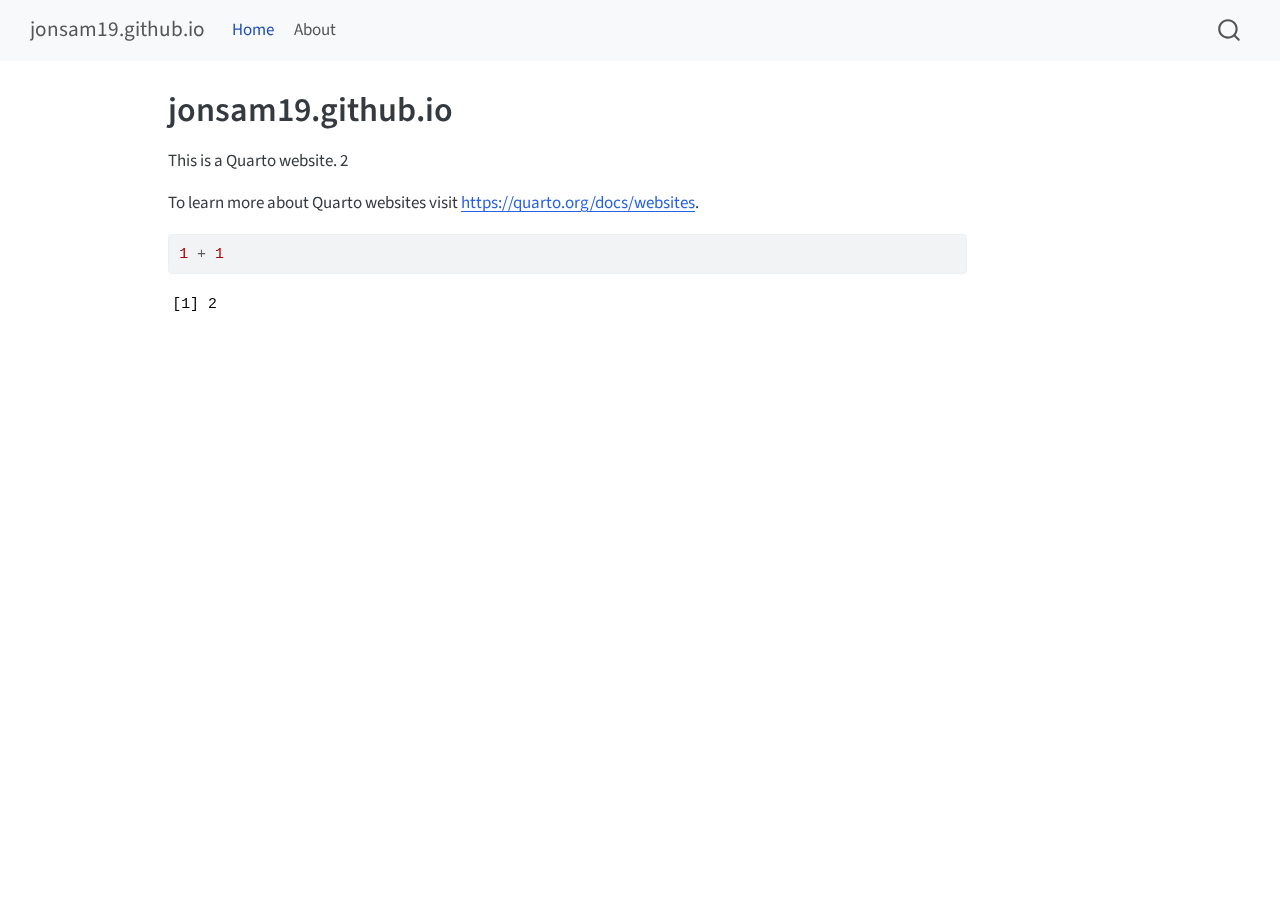
<file: docs/index.html>
<!DOCTYPE html>
<html xmlns="http://www.w3.org/1999/xhtml" lang="en" xml:lang="en"><head>

<meta charset="utf-8">
<meta name="generator" content="quarto-1.5.55">

<meta name="viewport" content="width=device-width, initial-scale=1.0, user-scalable=yes">


<title>jonsam19.github.io</title>
<style>
code{white-space: pre-wrap;}
span.smallcaps{font-variant: small-caps;}
div.columns{display: flex; gap: min(4vw, 1.5em);}
div.column{flex: auto; overflow-x: auto;}
div.hanging-indent{margin-left: 1.5em; text-indent: -1.5em;}
ul.task-list{list-style: none;}
ul.task-list li input[type="checkbox"] {
  width: 0.8em;
  margin: 0 0.8em 0.2em -1em; /* quarto-specific, see https://github.com/quarto-dev/quarto-cli/issues/4556 */ 
  vertical-align: middle;
}
/* CSS for syntax highlighting */
pre > code.sourceCode { white-space: pre; position: relative; }
pre > code.sourceCode > span { line-height: 1.25; }
pre > code.sourceCode > span:empty { height: 1.2em; }
.sourceCode { overflow: visible; }
code.sourceCode > span { color: inherit; text-decoration: inherit; }
div.sourceCode { margin: 1em 0; }
pre.sourceCode { margin: 0; }
@media screen {
div.sourceCode { overflow: auto; }
}
@media print {
pre > code.sourceCode { white-space: pre-wrap; }
pre > code.sourceCode > span { display: inline-block; text-indent: -5em; padding-left: 5em; }
}
pre.numberSource code
  { counter-reset: source-line 0; }
pre.numberSource code > span
  { position: relative; left: -4em; counter-increment: source-line; }
pre.numberSource code > span > a:first-child::before
  { content: counter(source-line);
    position: relative; left: -1em; text-align: right; vertical-align: baseline;
    border: none; display: inline-block;
    -webkit-touch-callout: none; -webkit-user-select: none;
    -khtml-user-select: none; -moz-user-select: none;
    -ms-user-select: none; user-select: none;
    padding: 0 4px; width: 4em;
  }
pre.numberSource { margin-left: 3em;  padding-left: 4px; }
div.sourceCode
  {   }
@media screen {
pre > code.sourceCode > span > a:first-child::before { text-decoration: underline; }
}
</style>


<script src="site_libs/quarto-nav/quarto-nav.js"></script>
<script src="site_libs/quarto-nav/headroom.min.js"></script>
<script src="site_libs/clipboard/clipboard.min.js"></script>
<script src="site_libs/quarto-search/autocomplete.umd.js"></script>
<script src="site_libs/quarto-search/fuse.min.js"></script>
<script src="site_libs/quarto-search/quarto-search.js"></script>
<meta name="quarto:offset" content="./">
<script src="site_libs/quarto-html/quarto.js"></script>
<script src="site_libs/quarto-html/popper.min.js"></script>
<script src="site_libs/quarto-html/tippy.umd.min.js"></script>
<script src="site_libs/quarto-html/anchor.min.js"></script>
<link href="site_libs/quarto-html/tippy.css" rel="stylesheet">
<link href="site_libs/quarto-html/quarto-syntax-highlighting.css" rel="stylesheet" id="quarto-text-highlighting-styles">
<script src="site_libs/bootstrap/bootstrap.min.js"></script>
<link href="site_libs/bootstrap/bootstrap-icons.css" rel="stylesheet">
<link href="site_libs/bootstrap/bootstrap.min.css" rel="stylesheet" id="quarto-bootstrap" data-mode="light">
<script id="quarto-search-options" type="application/json">{
  "location": "navbar",
  "copy-button": false,
  "collapse-after": 3,
  "panel-placement": "end",
  "type": "overlay",
  "limit": 50,
  "keyboard-shortcut": [
    "f",
    "/",
    "s"
  ],
  "show-item-context": false,
  "language": {
    "search-no-results-text": "No results",
    "search-matching-documents-text": "matching documents",
    "search-copy-link-title": "Copy link to search",
    "search-hide-matches-text": "Hide additional matches",
    "search-more-match-text": "more match in this document",
    "search-more-matches-text": "more matches in this document",
    "search-clear-button-title": "Clear",
    "search-text-placeholder": "",
    "search-detached-cancel-button-title": "Cancel",
    "search-submit-button-title": "Submit",
    "search-label": "Search"
  }
}</script>


<link rel="stylesheet" href="styles.css">
</head>

<body class="nav-fixed">

<div id="quarto-search-results"></div>
  <header id="quarto-header" class="headroom fixed-top">
    <nav class="navbar navbar-expand-lg " data-bs-theme="dark">
      <div class="navbar-container container-fluid">
      <div class="navbar-brand-container mx-auto">
    <a class="navbar-brand" href="./index.html">
    <span class="navbar-title">jonsam19.github.io</span>
    </a>
  </div>
            <div id="quarto-search" class="" title="Search"></div>
          <button class="navbar-toggler" type="button" data-bs-toggle="collapse" data-bs-target="#navbarCollapse" aria-controls="navbarCollapse" role="menu" aria-expanded="false" aria-label="Toggle navigation" onclick="if (window.quartoToggleHeadroom) { window.quartoToggleHeadroom(); }">
  <span class="navbar-toggler-icon"></span>
</button>
          <div class="collapse navbar-collapse" id="navbarCollapse">
            <ul class="navbar-nav navbar-nav-scroll me-auto">
  <li class="nav-item">
    <a class="nav-link active" href="./index.html" aria-current="page"> 
<span class="menu-text">Home</span></a>
  </li>  
  <li class="nav-item">
    <a class="nav-link" href="./about.html"> 
<span class="menu-text">About</span></a>
  </li>  
</ul>
          </div> <!-- /navcollapse -->
            <div class="quarto-navbar-tools">
</div>
      </div> <!-- /container-fluid -->
    </nav>
</header>
<!-- content -->
<div id="quarto-content" class="quarto-container page-columns page-rows-contents page-layout-article page-navbar">
<!-- sidebar -->
<!-- margin-sidebar -->
    <div id="quarto-margin-sidebar" class="sidebar margin-sidebar zindex-bottom">
        
    </div>
<!-- main -->
<main class="content" id="quarto-document-content">

<header id="title-block-header" class="quarto-title-block default">
<div class="quarto-title">
<h1 class="title">jonsam19.github.io</h1>
</div>



<div class="quarto-title-meta">

    
  
    
  </div>
  


</header>


<p>This is a Quarto website. 2</p>
<p>To learn more about Quarto websites visit <a href="https://quarto.org/docs/websites" class="uri">https://quarto.org/docs/websites</a>.</p>
<div class="cell">
<div class="sourceCode cell-code" id="cb1"><pre class="sourceCode r code-with-copy"><code class="sourceCode r"><span id="cb1-1"><a href="#cb1-1" aria-hidden="true" tabindex="-1"></a><span class="dv">1</span> <span class="sc">+</span> <span class="dv">1</span></span></code><button title="Copy to Clipboard" class="code-copy-button"><i class="bi"></i></button></pre></div>
<div class="cell-output cell-output-stdout">
<pre><code>[1] 2</code></pre>
</div>
</div>



</main> <!-- /main -->
<script id="quarto-html-after-body" type="application/javascript">
window.document.addEventListener("DOMContentLoaded", function (event) {
  const toggleBodyColorMode = (bsSheetEl) => {
    const mode = bsSheetEl.getAttribute("data-mode");
    const bodyEl = window.document.querySelector("body");
    if (mode === "dark") {
      bodyEl.classList.add("quarto-dark");
      bodyEl.classList.remove("quarto-light");
    } else {
      bodyEl.classList.add("quarto-light");
      bodyEl.classList.remove("quarto-dark");
    }
  }
  const toggleBodyColorPrimary = () => {
    const bsSheetEl = window.document.querySelector("link#quarto-bootstrap");
    if (bsSheetEl) {
      toggleBodyColorMode(bsSheetEl);
    }
  }
  toggleBodyColorPrimary();  
  const icon = "";
  const anchorJS = new window.AnchorJS();
  anchorJS.options = {
    placement: 'right',
    icon: icon
  };
  anchorJS.add('.anchored');
  const isCodeAnnotation = (el) => {
    for (const clz of el.classList) {
      if (clz.startsWith('code-annotation-')) {                     
        return true;
      }
    }
    return false;
  }
  const onCopySuccess = function(e) {
    // button target
    const button = e.trigger;
    // don't keep focus
    button.blur();
    // flash "checked"
    button.classList.add('code-copy-button-checked');
    var currentTitle = button.getAttribute("title");
    button.setAttribute("title", "Copied!");
    let tooltip;
    if (window.bootstrap) {
      button.setAttribute("data-bs-toggle", "tooltip");
      button.setAttribute("data-bs-placement", "left");
      button.setAttribute("data-bs-title", "Copied!");
      tooltip = new bootstrap.Tooltip(button, 
        { trigger: "manual", 
          customClass: "code-copy-button-tooltip",
          offset: [0, -8]});
      tooltip.show();    
    }
    setTimeout(function() {
      if (tooltip) {
        tooltip.hide();
        button.removeAttribute("data-bs-title");
        button.removeAttribute("data-bs-toggle");
        button.removeAttribute("data-bs-placement");
      }
      button.setAttribute("title", currentTitle);
      button.classList.remove('code-copy-button-checked');
    }, 1000);
    // clear code selection
    e.clearSelection();
  }
  const getTextToCopy = function(trigger) {
      const codeEl = trigger.previousElementSibling.cloneNode(true);
      for (const childEl of codeEl.children) {
        if (isCodeAnnotation(childEl)) {
          childEl.remove();
        }
      }
      return codeEl.innerText;
  }
  const clipboard = new window.ClipboardJS('.code-copy-button:not([data-in-quarto-modal])', {
    text: getTextToCopy
  });
  clipboard.on('success', onCopySuccess);
  if (window.document.getElementById('quarto-embedded-source-code-modal')) {
    // For code content inside modals, clipBoardJS needs to be initialized with a container option
    // TODO: Check when it could be a function (https://github.com/zenorocha/clipboard.js/issues/860)
    const clipboardModal = new window.ClipboardJS('.code-copy-button[data-in-quarto-modal]', {
      text: getTextToCopy,
      container: window.document.getElementById('quarto-embedded-source-code-modal')
    });
    clipboardModal.on('success', onCopySuccess);
  }
    var localhostRegex = new RegExp(/^(?:http|https):\/\/localhost\:?[0-9]*\//);
    var mailtoRegex = new RegExp(/^mailto:/);
      var filterRegex = new RegExp('/' + window.location.host + '/');
    var isInternal = (href) => {
        return filterRegex.test(href) || localhostRegex.test(href) || mailtoRegex.test(href);
    }
    // Inspect non-navigation links and adorn them if external
 	var links = window.document.querySelectorAll('a[href]:not(.nav-link):not(.navbar-brand):not(.toc-action):not(.sidebar-link):not(.sidebar-item-toggle):not(.pagination-link):not(.no-external):not([aria-hidden]):not(.dropdown-item):not(.quarto-navigation-tool):not(.about-link)');
    for (var i=0; i<links.length; i++) {
      const link = links[i];
      if (!isInternal(link.href)) {
        // undo the damage that might have been done by quarto-nav.js in the case of
        // links that we want to consider external
        if (link.dataset.originalHref !== undefined) {
          link.href = link.dataset.originalHref;
        }
      }
    }
  function tippyHover(el, contentFn, onTriggerFn, onUntriggerFn) {
    const config = {
      allowHTML: true,
      maxWidth: 500,
      delay: 100,
      arrow: false,
      appendTo: function(el) {
          return el.parentElement;
      },
      interactive: true,
      interactiveBorder: 10,
      theme: 'quarto',
      placement: 'bottom-start',
    };
    if (contentFn) {
      config.content = contentFn;
    }
    if (onTriggerFn) {
      config.onTrigger = onTriggerFn;
    }
    if (onUntriggerFn) {
      config.onUntrigger = onUntriggerFn;
    }
    window.tippy(el, config); 
  }
  const noterefs = window.document.querySelectorAll('a[role="doc-noteref"]');
  for (var i=0; i<noterefs.length; i++) {
    const ref = noterefs[i];
    tippyHover(ref, function() {
      // use id or data attribute instead here
      let href = ref.getAttribute('data-footnote-href') || ref.getAttribute('href');
      try { href = new URL(href).hash; } catch {}
      const id = href.replace(/^#\/?/, "");
      const note = window.document.getElementById(id);
      if (note) {
        return note.innerHTML;
      } else {
        return "";
      }
    });
  }
  const xrefs = window.document.querySelectorAll('a.quarto-xref');
  const processXRef = (id, note) => {
    // Strip column container classes
    const stripColumnClz = (el) => {
      el.classList.remove("page-full", "page-columns");
      if (el.children) {
        for (const child of el.children) {
          stripColumnClz(child);
        }
      }
    }
    stripColumnClz(note)
    if (id === null || id.startsWith('sec-')) {
      // Special case sections, only their first couple elements
      const container = document.createElement("div");
      if (note.children && note.children.length > 2) {
        container.appendChild(note.children[0].cloneNode(true));
        for (let i = 1; i < note.children.length; i++) {
          const child = note.children[i];
          if (child.tagName === "P" && child.innerText === "") {
            continue;
          } else {
            container.appendChild(child.cloneNode(true));
            break;
          }
        }
        if (window.Quarto?.typesetMath) {
          window.Quarto.typesetMath(container);
        }
        return container.innerHTML
      } else {
        if (window.Quarto?.typesetMath) {
          window.Quarto.typesetMath(note);
        }
        return note.innerHTML;
      }
    } else {
      // Remove any anchor links if they are present
      const anchorLink = note.querySelector('a.anchorjs-link');
      if (anchorLink) {
        anchorLink.remove();
      }
      if (window.Quarto?.typesetMath) {
        window.Quarto.typesetMath(note);
      }
      // TODO in 1.5, we should make sure this works without a callout special case
      if (note.classList.contains("callout")) {
        return note.outerHTML;
      } else {
        return note.innerHTML;
      }
    }
  }
  for (var i=0; i<xrefs.length; i++) {
    const xref = xrefs[i];
    tippyHover(xref, undefined, function(instance) {
      instance.disable();
      let url = xref.getAttribute('href');
      let hash = undefined; 
      if (url.startsWith('#')) {
        hash = url;
      } else {
        try { hash = new URL(url).hash; } catch {}
      }
      if (hash) {
        const id = hash.replace(/^#\/?/, "");
        const note = window.document.getElementById(id);
        if (note !== null) {
          try {
            const html = processXRef(id, note.cloneNode(true));
            instance.setContent(html);
          } finally {
            instance.enable();
            instance.show();
          }
        } else {
          // See if we can fetch this
          fetch(url.split('#')[0])
          .then(res => res.text())
          .then(html => {
            const parser = new DOMParser();
            const htmlDoc = parser.parseFromString(html, "text/html");
            const note = htmlDoc.getElementById(id);
            if (note !== null) {
              const html = processXRef(id, note);
              instance.setContent(html);
            } 
          }).finally(() => {
            instance.enable();
            instance.show();
          });
        }
      } else {
        // See if we can fetch a full url (with no hash to target)
        // This is a special case and we should probably do some content thinning / targeting
        fetch(url)
        .then(res => res.text())
        .then(html => {
          const parser = new DOMParser();
          const htmlDoc = parser.parseFromString(html, "text/html");
          const note = htmlDoc.querySelector('main.content');
          if (note !== null) {
            // This should only happen for chapter cross references
            // (since there is no id in the URL)
            // remove the first header
            if (note.children.length > 0 && note.children[0].tagName === "HEADER") {
              note.children[0].remove();
            }
            const html = processXRef(null, note);
            instance.setContent(html);
          } 
        }).finally(() => {
          instance.enable();
          instance.show();
        });
      }
    }, function(instance) {
    });
  }
      let selectedAnnoteEl;
      const selectorForAnnotation = ( cell, annotation) => {
        let cellAttr = 'data-code-cell="' + cell + '"';
        let lineAttr = 'data-code-annotation="' +  annotation + '"';
        const selector = 'span[' + cellAttr + '][' + lineAttr + ']';
        return selector;
      }
      const selectCodeLines = (annoteEl) => {
        const doc = window.document;
        const targetCell = annoteEl.getAttribute("data-target-cell");
        const targetAnnotation = annoteEl.getAttribute("data-target-annotation");
        const annoteSpan = window.document.querySelector(selectorForAnnotation(targetCell, targetAnnotation));
        const lines = annoteSpan.getAttribute("data-code-lines").split(",");
        const lineIds = lines.map((line) => {
          return targetCell + "-" + line;
        })
        let top = null;
        let height = null;
        let parent = null;
        if (lineIds.length > 0) {
            //compute the position of the single el (top and bottom and make a div)
            const el = window.document.getElementById(lineIds[0]);
            top = el.offsetTop;
            height = el.offsetHeight;
            parent = el.parentElement.parentElement;
          if (lineIds.length > 1) {
            const lastEl = window.document.getElementById(lineIds[lineIds.length - 1]);
            const bottom = lastEl.offsetTop + lastEl.offsetHeight;
            height = bottom - top;
          }
          if (top !== null && height !== null && parent !== null) {
            // cook up a div (if necessary) and position it 
            let div = window.document.getElementById("code-annotation-line-highlight");
            if (div === null) {
              div = window.document.createElement("div");
              div.setAttribute("id", "code-annotation-line-highlight");
              div.style.position = 'absolute';
              parent.appendChild(div);
            }
            div.style.top = top - 2 + "px";
            div.style.height = height + 4 + "px";
            div.style.left = 0;
            let gutterDiv = window.document.getElementById("code-annotation-line-highlight-gutter");
            if (gutterDiv === null) {
              gutterDiv = window.document.createElement("div");
              gutterDiv.setAttribute("id", "code-annotation-line-highlight-gutter");
              gutterDiv.style.position = 'absolute';
              const codeCell = window.document.getElementById(targetCell);
              const gutter = codeCell.querySelector('.code-annotation-gutter');
              gutter.appendChild(gutterDiv);
            }
            gutterDiv.style.top = top - 2 + "px";
            gutterDiv.style.height = height + 4 + "px";
          }
          selectedAnnoteEl = annoteEl;
        }
      };
      const unselectCodeLines = () => {
        const elementsIds = ["code-annotation-line-highlight", "code-annotation-line-highlight-gutter"];
        elementsIds.forEach((elId) => {
          const div = window.document.getElementById(elId);
          if (div) {
            div.remove();
          }
        });
        selectedAnnoteEl = undefined;
      };
        // Handle positioning of the toggle
    window.addEventListener(
      "resize",
      throttle(() => {
        elRect = undefined;
        if (selectedAnnoteEl) {
          selectCodeLines(selectedAnnoteEl);
        }
      }, 10)
    );
    function throttle(fn, ms) {
    let throttle = false;
    let timer;
      return (...args) => {
        if(!throttle) { // first call gets through
            fn.apply(this, args);
            throttle = true;
        } else { // all the others get throttled
            if(timer) clearTimeout(timer); // cancel #2
            timer = setTimeout(() => {
              fn.apply(this, args);
              timer = throttle = false;
            }, ms);
        }
      };
    }
      // Attach click handler to the DT
      const annoteDls = window.document.querySelectorAll('dt[data-target-cell]');
      for (const annoteDlNode of annoteDls) {
        annoteDlNode.addEventListener('click', (event) => {
          const clickedEl = event.target;
          if (clickedEl !== selectedAnnoteEl) {
            unselectCodeLines();
            const activeEl = window.document.querySelector('dt[data-target-cell].code-annotation-active');
            if (activeEl) {
              activeEl.classList.remove('code-annotation-active');
            }
            selectCodeLines(clickedEl);
            clickedEl.classList.add('code-annotation-active');
          } else {
            // Unselect the line
            unselectCodeLines();
            clickedEl.classList.remove('code-annotation-active');
          }
        });
      }
  const findCites = (el) => {
    const parentEl = el.parentElement;
    if (parentEl) {
      const cites = parentEl.dataset.cites;
      if (cites) {
        return {
          el,
          cites: cites.split(' ')
        };
      } else {
        return findCites(el.parentElement)
      }
    } else {
      return undefined;
    }
  };
  var bibliorefs = window.document.querySelectorAll('a[role="doc-biblioref"]');
  for (var i=0; i<bibliorefs.length; i++) {
    const ref = bibliorefs[i];
    const citeInfo = findCites(ref);
    if (citeInfo) {
      tippyHover(citeInfo.el, function() {
        var popup = window.document.createElement('div');
        citeInfo.cites.forEach(function(cite) {
          var citeDiv = window.document.createElement('div');
          citeDiv.classList.add('hanging-indent');
          citeDiv.classList.add('csl-entry');
          var biblioDiv = window.document.getElementById('ref-' + cite);
          if (biblioDiv) {
            citeDiv.innerHTML = biblioDiv.innerHTML;
          }
          popup.appendChild(citeDiv);
        });
        return popup.innerHTML;
      });
    }
  }
});
</script>
</div> <!-- /content -->




</body></html>
</file>
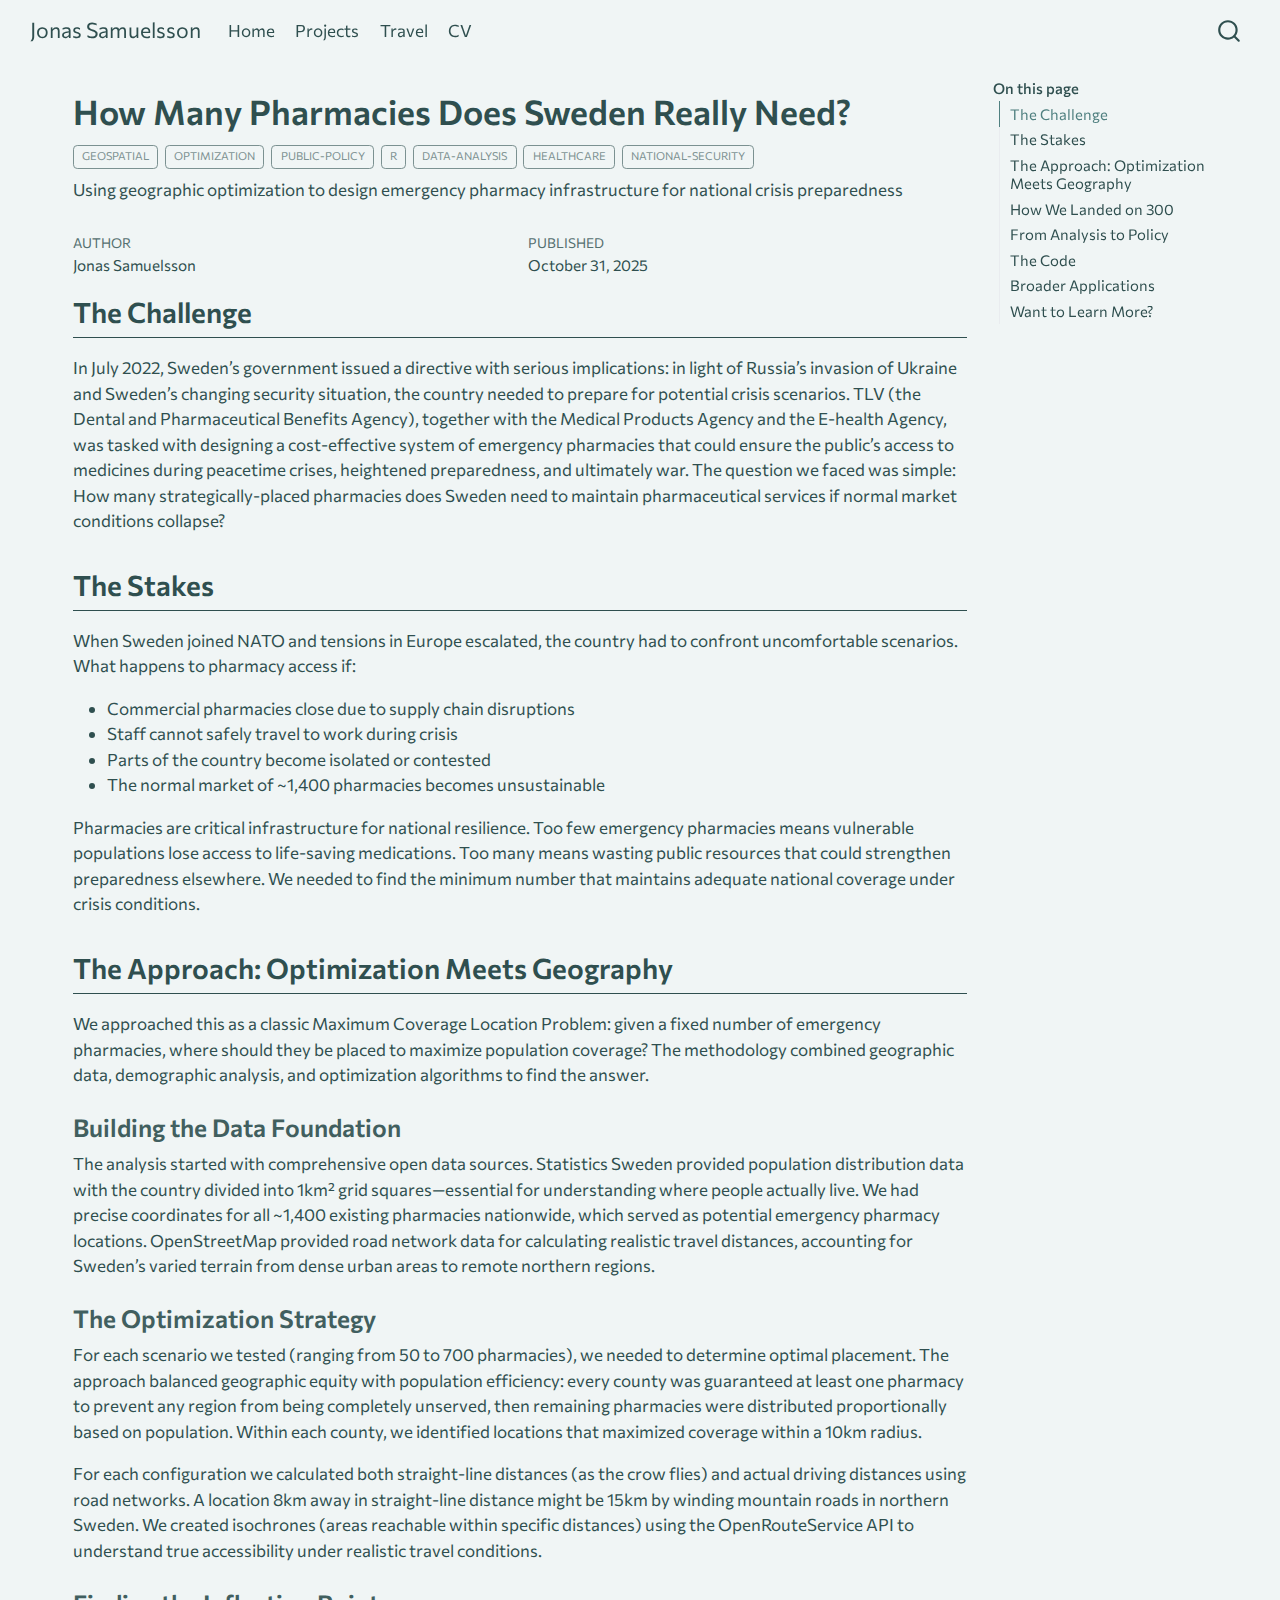
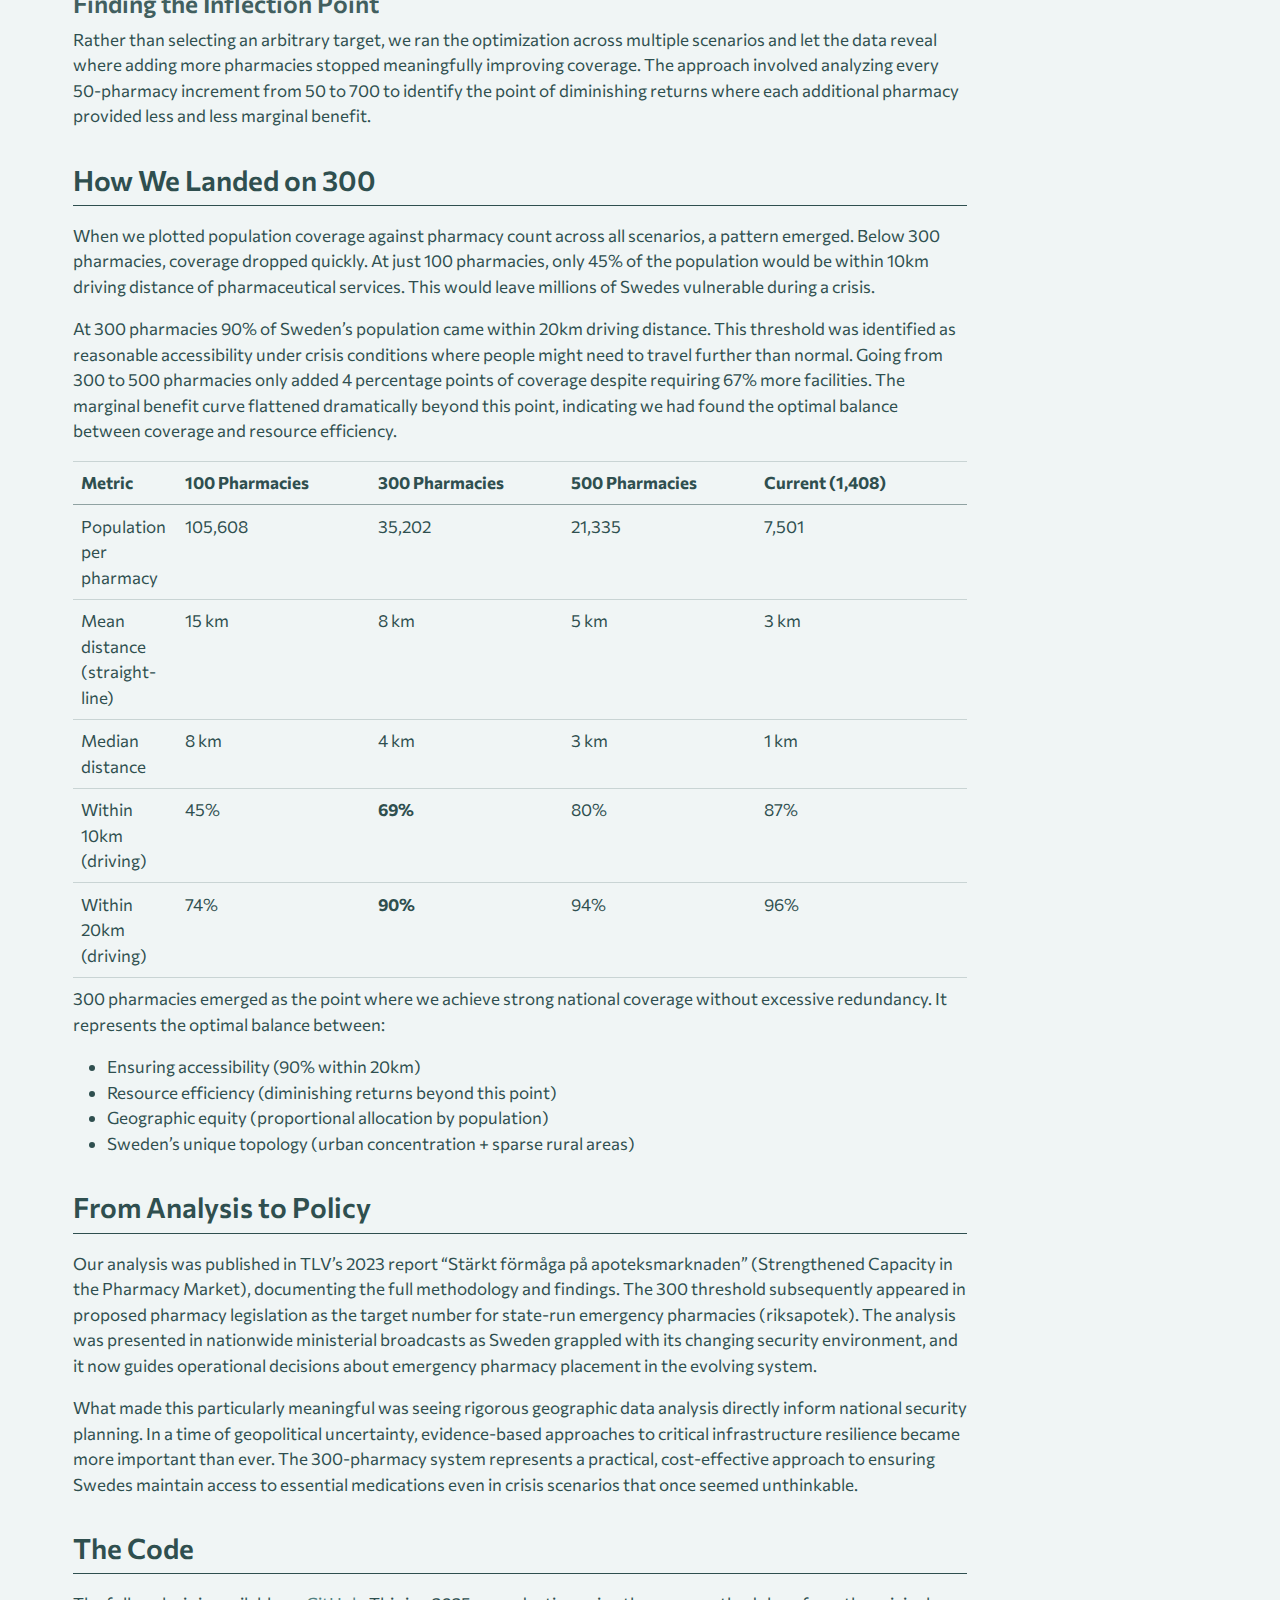
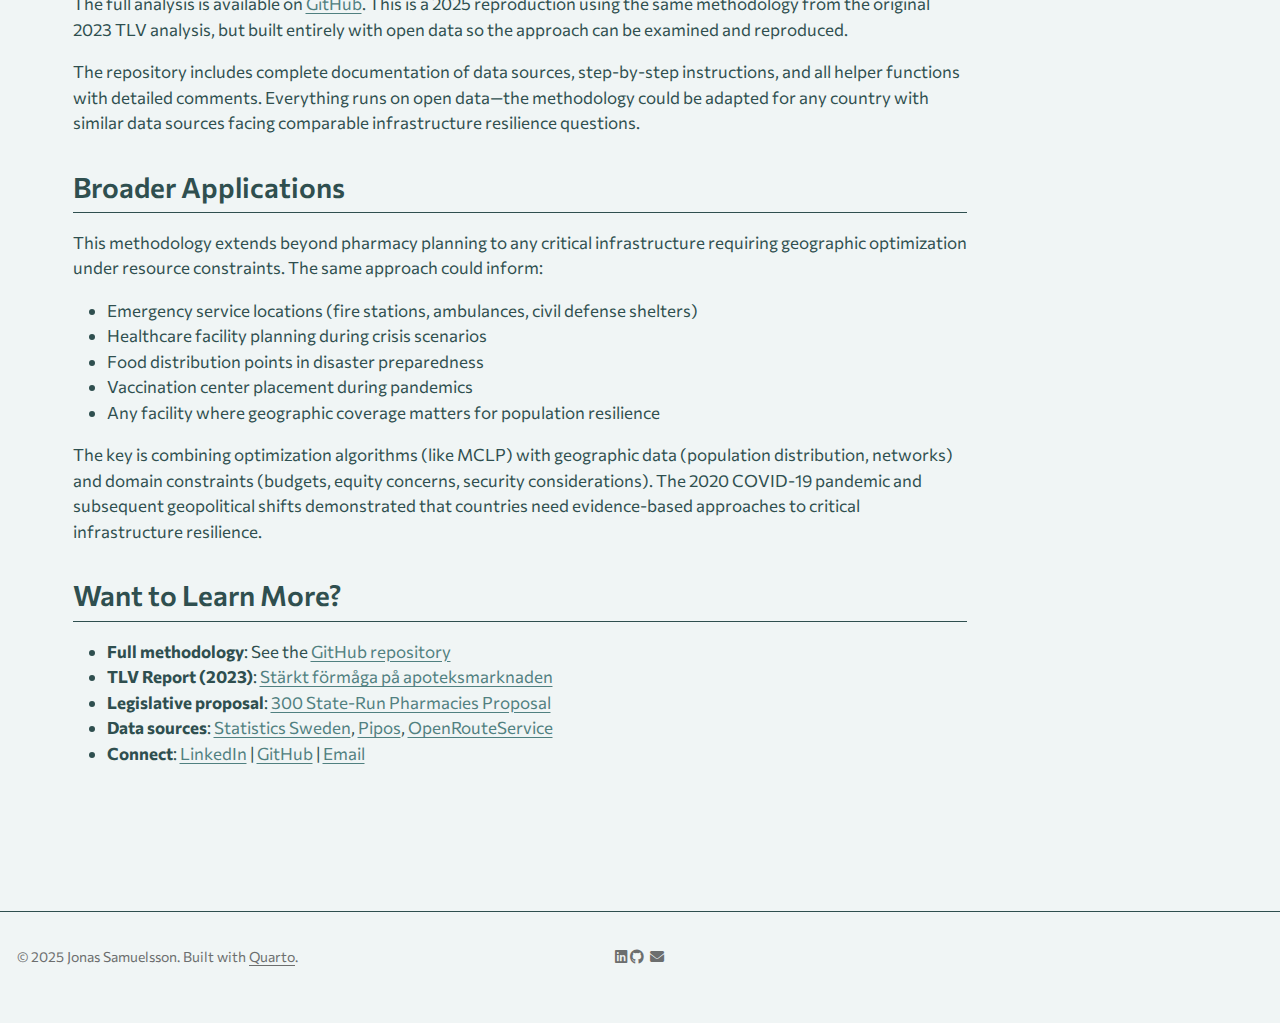
<file: docs/posts/2025-10-31-pharmacy-accessibility/index.html>
<!DOCTYPE html>
<html xmlns="http://www.w3.org/1999/xhtml" lang="en" xml:lang="en"><head>

<meta charset="utf-8">
<meta name="generator" content="quarto-1.7.32">

<meta name="viewport" content="width=device-width, initial-scale=1.0, user-scalable=yes">

<meta name="author" content="Jonas Samuelsson">
<meta name="dcterms.date" content="2025-10-31">
<meta name="description" content="Using geographic optimization to design emergency pharmacy infrastructure for national crisis preparedness">

<title>How Many Pharmacies Does Sweden Really Need? – Jonas Samuelsson</title>
<style>
code{white-space: pre-wrap;}
span.smallcaps{font-variant: small-caps;}
div.columns{display: flex; gap: min(4vw, 1.5em);}
div.column{flex: auto; overflow-x: auto;}
div.hanging-indent{margin-left: 1.5em; text-indent: -1.5em;}
ul.task-list{list-style: none;}
ul.task-list li input[type="checkbox"] {
  width: 0.8em;
  margin: 0 0.8em 0.2em -1em; /* quarto-specific, see https://github.com/quarto-dev/quarto-cli/issues/4556 */ 
  vertical-align: middle;
}
</style>


<script src="../../site_libs/quarto-nav/quarto-nav.js"></script>
<script src="../../site_libs/quarto-nav/headroom.min.js"></script>
<script src="../../site_libs/clipboard/clipboard.min.js"></script>
<script src="../../site_libs/quarto-search/autocomplete.umd.js"></script>
<script src="../../site_libs/quarto-search/fuse.min.js"></script>
<script src="../../site_libs/quarto-search/quarto-search.js"></script>
<meta name="quarto:offset" content="../../">
<script src="../../site_libs/quarto-html/quarto.js" type="module"></script>
<script src="../../site_libs/quarto-html/tabsets/tabsets.js" type="module"></script>
<script src="../../site_libs/quarto-html/popper.min.js"></script>
<script src="../../site_libs/quarto-html/tippy.umd.min.js"></script>
<script src="../../site_libs/quarto-html/anchor.min.js"></script>
<link href="../../site_libs/quarto-html/tippy.css" rel="stylesheet">
<link href="../../site_libs/quarto-html/quarto-syntax-highlighting-37eea08aefeeee20ff55810ff984fec1.css" rel="stylesheet" id="quarto-text-highlighting-styles">
<script src="../../site_libs/bootstrap/bootstrap.min.js"></script>
<link href="../../site_libs/bootstrap/bootstrap-icons.css" rel="stylesheet">
<link href="../../site_libs/bootstrap/bootstrap-34e9bac5df10ac61b179e8130ae60399.min.css" rel="stylesheet" append-hash="true" id="quarto-bootstrap" data-mode="light">
<link href="../../site_libs/quarto-contrib/fontawesome6-0.1.0/all.css" rel="stylesheet">
<link href="../../site_libs/quarto-contrib/fontawesome6-0.1.0/latex-fontsize.css" rel="stylesheet">
<script id="quarto-search-options" type="application/json">{
  "location": "navbar",
  "copy-button": false,
  "collapse-after": 3,
  "panel-placement": "end",
  "type": "overlay",
  "limit": 50,
  "keyboard-shortcut": [
    "f",
    "/",
    "s"
  ],
  "show-item-context": false,
  "language": {
    "search-no-results-text": "No results",
    "search-matching-documents-text": "matching documents",
    "search-copy-link-title": "Copy link to search",
    "search-hide-matches-text": "Hide additional matches",
    "search-more-match-text": "more match in this document",
    "search-more-matches-text": "more matches in this document",
    "search-clear-button-title": "Clear",
    "search-text-placeholder": "",
    "search-detached-cancel-button-title": "Cancel",
    "search-submit-button-title": "Submit",
    "search-label": "Search"
  }
}</script>


</head>

<body class="nav-fixed quarto-light">

<div id="quarto-search-results"></div>
  <header id="quarto-header" class="headroom fixed-top">
    <nav class="navbar navbar-expand-lg " data-bs-theme="dark">
      <div class="navbar-container container-fluid">
      <div class="navbar-brand-container mx-auto">
    <a class="navbar-brand" href="../../index.html">
    <span class="navbar-title">Jonas Samuelsson</span>
    </a>
  </div>
            <div id="quarto-search" class="" title="Search"></div>
          <button class="navbar-toggler" type="button" data-bs-toggle="collapse" data-bs-target="#navbarCollapse" aria-controls="navbarCollapse" role="menu" aria-expanded="false" aria-label="Toggle navigation" onclick="if (window.quartoToggleHeadroom) { window.quartoToggleHeadroom(); }">
  <span class="navbar-toggler-icon"></span>
</button>
          <div class="collapse navbar-collapse" id="navbarCollapse">
            <ul class="navbar-nav navbar-nav-scroll me-auto">
  <li class="nav-item">
    <a class="nav-link" href="../../index.html"> 
<span class="menu-text">Home</span></a>
  </li>  
  <li class="nav-item">
    <a class="nav-link" href="../../projects.html"> 
<span class="menu-text">Projects</span></a>
  </li>  
  <li class="nav-item">
    <a class="nav-link" href="../../travel.html"> 
<span class="menu-text">Travel</span></a>
  </li>  
  <li class="nav-item">
    <a class="nav-link" href="../../media/CV_Jonas_Samuelsson.pdf"> 
<span class="menu-text">CV</span></a>
  </li>  
</ul>
          </div> <!-- /navcollapse -->
            <div class="quarto-navbar-tools">
</div>
      </div> <!-- /container-fluid -->
    </nav>
</header>
<!-- content -->
<div id="quarto-content" class="quarto-container page-columns page-rows-contents page-layout-full page-navbar">
<!-- sidebar -->
<!-- margin-sidebar -->
    <div id="quarto-margin-sidebar" class="sidebar margin-sidebar">
        <nav id="TOC" role="doc-toc" class="toc-active">
    <h2 id="toc-title">On this page</h2>
   
  <ul>
  <li><a href="#the-challenge" id="toc-the-challenge" class="nav-link active" data-scroll-target="#the-challenge">The Challenge</a></li>
  <li><a href="#the-stakes" id="toc-the-stakes" class="nav-link" data-scroll-target="#the-stakes">The Stakes</a></li>
  <li><a href="#the-approach-optimization-meets-geography" id="toc-the-approach-optimization-meets-geography" class="nav-link" data-scroll-target="#the-approach-optimization-meets-geography">The Approach: Optimization Meets Geography</a>
  <ul class="collapse">
  <li><a href="#building-the-data-foundation" id="toc-building-the-data-foundation" class="nav-link" data-scroll-target="#building-the-data-foundation">Building the Data Foundation</a></li>
  <li><a href="#the-optimization-strategy" id="toc-the-optimization-strategy" class="nav-link" data-scroll-target="#the-optimization-strategy">The Optimization Strategy</a></li>
  <li><a href="#finding-the-inflection-point" id="toc-finding-the-inflection-point" class="nav-link" data-scroll-target="#finding-the-inflection-point">Finding the Inflection Point</a></li>
  </ul></li>
  <li><a href="#how-we-landed-on-300" id="toc-how-we-landed-on-300" class="nav-link" data-scroll-target="#how-we-landed-on-300">How We Landed on 300</a></li>
  <li><a href="#from-analysis-to-policy" id="toc-from-analysis-to-policy" class="nav-link" data-scroll-target="#from-analysis-to-policy">From Analysis to Policy</a></li>
  <li><a href="#the-code" id="toc-the-code" class="nav-link" data-scroll-target="#the-code">The Code</a></li>
  <li><a href="#broader-applications" id="toc-broader-applications" class="nav-link" data-scroll-target="#broader-applications">Broader Applications</a></li>
  <li><a href="#want-to-learn-more" id="toc-want-to-learn-more" class="nav-link" data-scroll-target="#want-to-learn-more">Want to Learn More?</a></li>
  </ul>
</nav>
    </div>
<!-- main -->
<main class="content column-page-left" id="quarto-document-content">

<header id="title-block-header" class="quarto-title-block default">
<div class="quarto-title">
<h1 class="title">How Many Pharmacies Does Sweden Really Need?</h1>
  <div class="quarto-categories">
    <div class="quarto-category">geospatial</div>
    <div class="quarto-category">optimization</div>
    <div class="quarto-category">public-policy</div>
    <div class="quarto-category">R</div>
    <div class="quarto-category">data-analysis</div>
    <div class="quarto-category">healthcare</div>
    <div class="quarto-category">national-security</div>
  </div>
  </div>

<div>
  <div class="description">
    Using geographic optimization to design emergency pharmacy infrastructure for national crisis preparedness
  </div>
</div>


<div class="quarto-title-meta column-page-left">

    <div>
    <div class="quarto-title-meta-heading">Author</div>
    <div class="quarto-title-meta-contents">
             <p>Jonas Samuelsson </p>
          </div>
  </div>
    
    <div>
    <div class="quarto-title-meta-heading">Published</div>
    <div class="quarto-title-meta-contents">
      <p class="date">October 31, 2025</p>
    </div>
  </div>
  
    
  </div>
  


</header>


<section id="the-challenge" class="level2">
<h2 class="anchored" data-anchor-id="the-challenge">The Challenge</h2>
<p>In July 2022, Sweden’s government issued a directive with serious implications: in light of Russia’s invasion of Ukraine and Sweden’s changing security situation, the country needed to prepare for potential crisis scenarios. TLV (the Dental and Pharmaceutical Benefits Agency), together with the Medical Products Agency and the E-health Agency, was tasked with designing a cost-effective system of emergency pharmacies that could ensure the public’s access to medicines during peacetime crises, heightened preparedness, and ultimately war. The question we faced was simple: How many strategically-placed pharmacies does Sweden need to maintain pharmaceutical services if normal market conditions collapse?</p>
</section>
<section id="the-stakes" class="level2">
<h2 class="anchored" data-anchor-id="the-stakes">The Stakes</h2>
<p>When Sweden joined NATO and tensions in Europe escalated, the country had to confront uncomfortable scenarios. What happens to pharmacy access if:</p>
<ul>
<li>Commercial pharmacies close due to supply chain disruptions</li>
<li>Staff cannot safely travel to work during crisis</li>
<li>Parts of the country become isolated or contested</li>
<li>The normal market of ~1,400 pharmacies becomes unsustainable</li>
</ul>
<p>Pharmacies are critical infrastructure for national resilience. Too few emergency pharmacies means vulnerable populations lose access to life-saving medications. Too many means wasting public resources that could strengthen preparedness elsewhere. We needed to find the minimum number that maintains adequate national coverage under crisis conditions.</p>
</section>
<section id="the-approach-optimization-meets-geography" class="level2">
<h2 class="anchored" data-anchor-id="the-approach-optimization-meets-geography">The Approach: Optimization Meets Geography</h2>
<p>We approached this as a classic Maximum Coverage Location Problem: given a fixed number of emergency pharmacies, where should they be placed to maximize population coverage? The methodology combined geographic data, demographic analysis, and optimization algorithms to find the answer.</p>
<section id="building-the-data-foundation" class="level3">
<h3 class="anchored" data-anchor-id="building-the-data-foundation">Building the Data Foundation</h3>
<p>The analysis started with comprehensive open data sources. Statistics Sweden provided population distribution data with the country divided into 1km² grid squares—essential for understanding where people actually live. We had precise coordinates for all ~1,400 existing pharmacies nationwide, which served as potential emergency pharmacy locations. OpenStreetMap provided road network data for calculating realistic travel distances, accounting for Sweden’s varied terrain from dense urban areas to remote northern regions.</p>
</section>
<section id="the-optimization-strategy" class="level3">
<h3 class="anchored" data-anchor-id="the-optimization-strategy">The Optimization Strategy</h3>
<p>For each scenario we tested (ranging from 50 to 700 pharmacies), we needed to determine optimal placement. The approach balanced geographic equity with population efficiency: every county was guaranteed at least one pharmacy to prevent any region from being completely unserved, then remaining pharmacies were distributed proportionally based on population. Within each county, we identified locations that maximized coverage within a 10km radius.</p>
<p>For each configuration we calculated both straight-line distances (as the crow flies) and actual driving distances using road networks. A location 8km away in straight-line distance might be 15km by winding mountain roads in northern Sweden. We created isochrones (areas reachable within specific distances) using the OpenRouteService API to understand true accessibility under realistic travel conditions.</p>
</section>
<section id="finding-the-inflection-point" class="level3">
<h3 class="anchored" data-anchor-id="finding-the-inflection-point">Finding the Inflection Point</h3>
<p>Rather than selecting an arbitrary target, we ran the optimization across multiple scenarios and let the data reveal where adding more pharmacies stopped meaningfully improving coverage. The approach involved analyzing every 50-pharmacy increment from 50 to 700 to identify the point of diminishing returns where each additional pharmacy provided less and less marginal benefit.</p>
</section>
</section>
<section id="how-we-landed-on-300" class="level2">
<h2 class="anchored" data-anchor-id="how-we-landed-on-300">How We Landed on 300</h2>
<p>When we plotted population coverage against pharmacy count across all scenarios, a pattern emerged. Below 300 pharmacies, coverage dropped quickly. At just 100 pharmacies, only 45% of the population would be within 10km driving distance of pharmaceutical services. This would leave millions of Swedes vulnerable during a crisis.</p>
<p>At 300 pharmacies 90% of Sweden’s population came within 20km driving distance. This threshold was identified as reasonable accessibility under crisis conditions where people might need to travel further than normal. Going from 300 to 500 pharmacies only added 4 percentage points of coverage despite requiring 67% more facilities. The marginal benefit curve flattened dramatically beyond this point, indicating we had found the optimal balance between coverage and resource efficiency.</p>
<table class="caption-top table">
<colgroup>
<col style="width: 10%">
<col style="width: 21%">
<col style="width: 21%">
<col style="width: 21%">
<col style="width: 23%">
</colgroup>
<thead>
<tr class="header">
<th>Metric</th>
<th>100 Pharmacies</th>
<th>300 Pharmacies</th>
<th>500 Pharmacies</th>
<th>Current (1,408)</th>
</tr>
</thead>
<tbody>
<tr class="odd">
<td>Population per pharmacy</td>
<td>105,608</td>
<td>35,202</td>
<td>21,335</td>
<td>7,501</td>
</tr>
<tr class="even">
<td>Mean distance (straight-line)</td>
<td>15 km</td>
<td>8 km</td>
<td>5 km</td>
<td>3 km</td>
</tr>
<tr class="odd">
<td>Median distance</td>
<td>8 km</td>
<td>4 km</td>
<td>3 km</td>
<td>1 km</td>
</tr>
<tr class="even">
<td>Within 10km (driving)</td>
<td>45%</td>
<td><strong>69%</strong></td>
<td>80%</td>
<td>87%</td>
</tr>
<tr class="odd">
<td>Within 20km (driving)</td>
<td>74%</td>
<td><strong>90%</strong></td>
<td>94%</td>
<td>96%</td>
</tr>
</tbody>
</table>
<p>300 pharmacies emerged as the point where we achieve strong national coverage without excessive redundancy. It represents the optimal balance between:</p>
<ul>
<li>Ensuring accessibility (90% within 20km)</li>
<li>Resource efficiency (diminishing returns beyond this point)</li>
<li>Geographic equity (proportional allocation by population)</li>
<li>Sweden’s unique topology (urban concentration + sparse rural areas)</li>
</ul>
</section>
<section id="from-analysis-to-policy" class="level2">
<h2 class="anchored" data-anchor-id="from-analysis-to-policy">From Analysis to Policy</h2>
<p>Our analysis was published in TLV’s 2023 report “Stärkt förmåga på apoteksmarknaden” (Strengthened Capacity in the Pharmacy Market), documenting the full methodology and findings. The 300 threshold subsequently appeared in proposed pharmacy legislation as the target number for state-run emergency pharmacies (riksapotek). The analysis was presented in nationwide ministerial broadcasts as Sweden grappled with its changing security environment, and it now guides operational decisions about emergency pharmacy placement in the evolving system.</p>
<p>What made this particularly meaningful was seeing rigorous geographic data analysis directly inform national security planning. In a time of geopolitical uncertainty, evidence-based approaches to critical infrastructure resilience became more important than ever. The 300-pharmacy system represents a practical, cost-effective approach to ensuring Swedes maintain access to essential medications even in crisis scenarios that once seemed unthinkable.</p>
</section>
<section id="the-code" class="level2">
<h2 class="anchored" data-anchor-id="the-code">The Code</h2>
<p>The full analysis is available on <a href="https://github.com/jonsam19/pharmacy_accessibility_sweden">GitHub</a>. This is a 2025 reproduction using the same methodology from the original 2023 TLV analysis, but built entirely with open data so the approach can be examined and reproduced.</p>
<p>The repository includes complete documentation of data sources, step-by-step instructions, and all helper functions with detailed comments. Everything runs on open data—the methodology could be adapted for any country with similar data sources facing comparable infrastructure resilience questions.</p>
</section>
<section id="broader-applications" class="level2">
<h2 class="anchored" data-anchor-id="broader-applications">Broader Applications</h2>
<p>This methodology extends beyond pharmacy planning to any critical infrastructure requiring geographic optimization under resource constraints. The same approach could inform:</p>
<ul>
<li>Emergency service locations (fire stations, ambulances, civil defense shelters)</li>
<li>Healthcare facility planning during crisis scenarios</li>
<li>Food distribution points in disaster preparedness</li>
<li>Vaccination center placement during pandemics</li>
<li>Any facility where geographic coverage matters for population resilience</li>
</ul>
<p>The key is combining optimization algorithms (like MCLP) with geographic data (population distribution, networks) and domain constraints (budgets, equity concerns, security considerations). The 2020 COVID-19 pandemic and subsequent geopolitical shifts demonstrated that countries need evidence-based approaches to critical infrastructure resilience.</p>
</section>
<section id="want-to-learn-more" class="level2">
<h2 class="anchored" data-anchor-id="want-to-learn-more">Want to Learn More?</h2>
<ul>
<li><strong>Full methodology</strong>: See the <a href="https://github.com/jonsam19/pharmacy_accessibility_sweden">GitHub repository</a></li>
<li><strong>TLV Report (2023)</strong>: <a href="https://www.tlv.se/download/18.36ee6fe218c8adcaa227f01b/1704182347630/Starkt_formaga_p%C3%A5_apoteksmarknaden-slutrapport_2023.pdf">Stärkt förmåga på apoteksmarknaden</a></li>
<li><strong>Legislative proposal</strong>: <a href="https://www.svenskfarmaci.se/2024/12/05/apoteket-ab-ska-starta-kopa-och-driva-300-statliga-riksapotek/">300 State-Run Pharmacies Proposal</a></li>
<li><strong>Data sources</strong>: <a href="https://www.scb.se/">Statistics Sweden</a>, <a href="https://pipos.se/vara-tjanster/serviceanalys">Pipos</a>, <a href="https://openrouteservice.org/">OpenRouteService</a></li>
<li><strong>Connect</strong>: <a href="https://linkedin.com/in/jonsam19">LinkedIn</a> | <a href="https://github.com/jonsam19">GitHub</a> | <a href="mailto:jonas.samuelsson19@gmail.com">Email</a></li>
</ul>


</section>

</main> <!-- /main -->
<script id="quarto-html-after-body" type="application/javascript">
  window.document.addEventListener("DOMContentLoaded", function (event) {
    const icon = "";
    const anchorJS = new window.AnchorJS();
    anchorJS.options = {
      placement: 'right',
      icon: icon
    };
    anchorJS.add('.anchored');
    const isCodeAnnotation = (el) => {
      for (const clz of el.classList) {
        if (clz.startsWith('code-annotation-')) {                     
          return true;
        }
      }
      return false;
    }
    const onCopySuccess = function(e) {
      // button target
      const button = e.trigger;
      // don't keep focus
      button.blur();
      // flash "checked"
      button.classList.add('code-copy-button-checked');
      var currentTitle = button.getAttribute("title");
      button.setAttribute("title", "Copied!");
      let tooltip;
      if (window.bootstrap) {
        button.setAttribute("data-bs-toggle", "tooltip");
        button.setAttribute("data-bs-placement", "left");
        button.setAttribute("data-bs-title", "Copied!");
        tooltip = new bootstrap.Tooltip(button, 
          { trigger: "manual", 
            customClass: "code-copy-button-tooltip",
            offset: [0, -8]});
        tooltip.show();    
      }
      setTimeout(function() {
        if (tooltip) {
          tooltip.hide();
          button.removeAttribute("data-bs-title");
          button.removeAttribute("data-bs-toggle");
          button.removeAttribute("data-bs-placement");
        }
        button.setAttribute("title", currentTitle);
        button.classList.remove('code-copy-button-checked');
      }, 1000);
      // clear code selection
      e.clearSelection();
    }
    const getTextToCopy = function(trigger) {
        const codeEl = trigger.previousElementSibling.cloneNode(true);
        for (const childEl of codeEl.children) {
          if (isCodeAnnotation(childEl)) {
            childEl.remove();
          }
        }
        return codeEl.innerText;
    }
    const clipboard = new window.ClipboardJS('.code-copy-button:not([data-in-quarto-modal])', {
      text: getTextToCopy
    });
    clipboard.on('success', onCopySuccess);
    if (window.document.getElementById('quarto-embedded-source-code-modal')) {
      const clipboardModal = new window.ClipboardJS('.code-copy-button[data-in-quarto-modal]', {
        text: getTextToCopy,
        container: window.document.getElementById('quarto-embedded-source-code-modal')
      });
      clipboardModal.on('success', onCopySuccess);
    }
      var localhostRegex = new RegExp(/^(?:http|https):\/\/localhost\:?[0-9]*\//);
      var mailtoRegex = new RegExp(/^mailto:/);
        var filterRegex = new RegExp('/' + window.location.host + '/');
      var isInternal = (href) => {
          return filterRegex.test(href) || localhostRegex.test(href) || mailtoRegex.test(href);
      }
      // Inspect non-navigation links and adorn them if external
     var links = window.document.querySelectorAll('a[href]:not(.nav-link):not(.navbar-brand):not(.toc-action):not(.sidebar-link):not(.sidebar-item-toggle):not(.pagination-link):not(.no-external):not([aria-hidden]):not(.dropdown-item):not(.quarto-navigation-tool):not(.about-link)');
      for (var i=0; i<links.length; i++) {
        const link = links[i];
        if (!isInternal(link.href)) {
          // undo the damage that might have been done by quarto-nav.js in the case of
          // links that we want to consider external
          if (link.dataset.originalHref !== undefined) {
            link.href = link.dataset.originalHref;
          }
        }
      }
    function tippyHover(el, contentFn, onTriggerFn, onUntriggerFn) {
      const config = {
        allowHTML: true,
        maxWidth: 500,
        delay: 100,
        arrow: false,
        appendTo: function(el) {
            return el.parentElement;
        },
        interactive: true,
        interactiveBorder: 10,
        theme: 'quarto',
        placement: 'bottom-start',
      };
      if (contentFn) {
        config.content = contentFn;
      }
      if (onTriggerFn) {
        config.onTrigger = onTriggerFn;
      }
      if (onUntriggerFn) {
        config.onUntrigger = onUntriggerFn;
      }
      window.tippy(el, config); 
    }
    const noterefs = window.document.querySelectorAll('a[role="doc-noteref"]');
    for (var i=0; i<noterefs.length; i++) {
      const ref = noterefs[i];
      tippyHover(ref, function() {
        // use id or data attribute instead here
        let href = ref.getAttribute('data-footnote-href') || ref.getAttribute('href');
        try { href = new URL(href).hash; } catch {}
        const id = href.replace(/^#\/?/, "");
        const note = window.document.getElementById(id);
        if (note) {
          return note.innerHTML;
        } else {
          return "";
        }
      });
    }
    const xrefs = window.document.querySelectorAll('a.quarto-xref');
    const processXRef = (id, note) => {
      // Strip column container classes
      const stripColumnClz = (el) => {
        el.classList.remove("page-full", "page-columns");
        if (el.children) {
          for (const child of el.children) {
            stripColumnClz(child);
          }
        }
      }
      stripColumnClz(note)
      if (id === null || id.startsWith('sec-')) {
        // Special case sections, only their first couple elements
        const container = document.createElement("div");
        if (note.children && note.children.length > 2) {
          container.appendChild(note.children[0].cloneNode(true));
          for (let i = 1; i < note.children.length; i++) {
            const child = note.children[i];
            if (child.tagName === "P" && child.innerText === "") {
              continue;
            } else {
              container.appendChild(child.cloneNode(true));
              break;
            }
          }
          if (window.Quarto?.typesetMath) {
            window.Quarto.typesetMath(container);
          }
          return container.innerHTML
        } else {
          if (window.Quarto?.typesetMath) {
            window.Quarto.typesetMath(note);
          }
          return note.innerHTML;
        }
      } else {
        // Remove any anchor links if they are present
        const anchorLink = note.querySelector('a.anchorjs-link');
        if (anchorLink) {
          anchorLink.remove();
        }
        if (window.Quarto?.typesetMath) {
          window.Quarto.typesetMath(note);
        }
        if (note.classList.contains("callout")) {
          return note.outerHTML;
        } else {
          return note.innerHTML;
        }
      }
    }
    for (var i=0; i<xrefs.length; i++) {
      const xref = xrefs[i];
      tippyHover(xref, undefined, function(instance) {
        instance.disable();
        let url = xref.getAttribute('href');
        let hash = undefined; 
        if (url.startsWith('#')) {
          hash = url;
        } else {
          try { hash = new URL(url).hash; } catch {}
        }
        if (hash) {
          const id = hash.replace(/^#\/?/, "");
          const note = window.document.getElementById(id);
          if (note !== null) {
            try {
              const html = processXRef(id, note.cloneNode(true));
              instance.setContent(html);
            } finally {
              instance.enable();
              instance.show();
            }
          } else {
            // See if we can fetch this
            fetch(url.split('#')[0])
            .then(res => res.text())
            .then(html => {
              const parser = new DOMParser();
              const htmlDoc = parser.parseFromString(html, "text/html");
              const note = htmlDoc.getElementById(id);
              if (note !== null) {
                const html = processXRef(id, note);
                instance.setContent(html);
              } 
            }).finally(() => {
              instance.enable();
              instance.show();
            });
          }
        } else {
          // See if we can fetch a full url (with no hash to target)
          // This is a special case and we should probably do some content thinning / targeting
          fetch(url)
          .then(res => res.text())
          .then(html => {
            const parser = new DOMParser();
            const htmlDoc = parser.parseFromString(html, "text/html");
            const note = htmlDoc.querySelector('main.content');
            if (note !== null) {
              // This should only happen for chapter cross references
              // (since there is no id in the URL)
              // remove the first header
              if (note.children.length > 0 && note.children[0].tagName === "HEADER") {
                note.children[0].remove();
              }
              const html = processXRef(null, note);
              instance.setContent(html);
            } 
          }).finally(() => {
            instance.enable();
            instance.show();
          });
        }
      }, function(instance) {
      });
    }
        let selectedAnnoteEl;
        const selectorForAnnotation = ( cell, annotation) => {
          let cellAttr = 'data-code-cell="' + cell + '"';
          let lineAttr = 'data-code-annotation="' +  annotation + '"';
          const selector = 'span[' + cellAttr + '][' + lineAttr + ']';
          return selector;
        }
        const selectCodeLines = (annoteEl) => {
          const doc = window.document;
          const targetCell = annoteEl.getAttribute("data-target-cell");
          const targetAnnotation = annoteEl.getAttribute("data-target-annotation");
          const annoteSpan = window.document.querySelector(selectorForAnnotation(targetCell, targetAnnotation));
          const lines = annoteSpan.getAttribute("data-code-lines").split(",");
          const lineIds = lines.map((line) => {
            return targetCell + "-" + line;
          })
          let top = null;
          let height = null;
          let parent = null;
          if (lineIds.length > 0) {
              //compute the position of the single el (top and bottom and make a div)
              const el = window.document.getElementById(lineIds[0]);
              top = el.offsetTop;
              height = el.offsetHeight;
              parent = el.parentElement.parentElement;
            if (lineIds.length > 1) {
              const lastEl = window.document.getElementById(lineIds[lineIds.length - 1]);
              const bottom = lastEl.offsetTop + lastEl.offsetHeight;
              height = bottom - top;
            }
            if (top !== null && height !== null && parent !== null) {
              // cook up a div (if necessary) and position it 
              let div = window.document.getElementById("code-annotation-line-highlight");
              if (div === null) {
                div = window.document.createElement("div");
                div.setAttribute("id", "code-annotation-line-highlight");
                div.style.position = 'absolute';
                parent.appendChild(div);
              }
              div.style.top = top - 2 + "px";
              div.style.height = height + 4 + "px";
              div.style.left = 0;
              let gutterDiv = window.document.getElementById("code-annotation-line-highlight-gutter");
              if (gutterDiv === null) {
                gutterDiv = window.document.createElement("div");
                gutterDiv.setAttribute("id", "code-annotation-line-highlight-gutter");
                gutterDiv.style.position = 'absolute';
                const codeCell = window.document.getElementById(targetCell);
                const gutter = codeCell.querySelector('.code-annotation-gutter');
                gutter.appendChild(gutterDiv);
              }
              gutterDiv.style.top = top - 2 + "px";
              gutterDiv.style.height = height + 4 + "px";
            }
            selectedAnnoteEl = annoteEl;
          }
        };
        const unselectCodeLines = () => {
          const elementsIds = ["code-annotation-line-highlight", "code-annotation-line-highlight-gutter"];
          elementsIds.forEach((elId) => {
            const div = window.document.getElementById(elId);
            if (div) {
              div.remove();
            }
          });
          selectedAnnoteEl = undefined;
        };
          // Handle positioning of the toggle
      window.addEventListener(
        "resize",
        throttle(() => {
          elRect = undefined;
          if (selectedAnnoteEl) {
            selectCodeLines(selectedAnnoteEl);
          }
        }, 10)
      );
      function throttle(fn, ms) {
      let throttle = false;
      let timer;
        return (...args) => {
          if(!throttle) { // first call gets through
              fn.apply(this, args);
              throttle = true;
          } else { // all the others get throttled
              if(timer) clearTimeout(timer); // cancel #2
              timer = setTimeout(() => {
                fn.apply(this, args);
                timer = throttle = false;
              }, ms);
          }
        };
      }
        // Attach click handler to the DT
        const annoteDls = window.document.querySelectorAll('dt[data-target-cell]');
        for (const annoteDlNode of annoteDls) {
          annoteDlNode.addEventListener('click', (event) => {
            const clickedEl = event.target;
            if (clickedEl !== selectedAnnoteEl) {
              unselectCodeLines();
              const activeEl = window.document.querySelector('dt[data-target-cell].code-annotation-active');
              if (activeEl) {
                activeEl.classList.remove('code-annotation-active');
              }
              selectCodeLines(clickedEl);
              clickedEl.classList.add('code-annotation-active');
            } else {
              // Unselect the line
              unselectCodeLines();
              clickedEl.classList.remove('code-annotation-active');
            }
          });
        }
    const findCites = (el) => {
      const parentEl = el.parentElement;
      if (parentEl) {
        const cites = parentEl.dataset.cites;
        if (cites) {
          return {
            el,
            cites: cites.split(' ')
          };
        } else {
          return findCites(el.parentElement)
        }
      } else {
        return undefined;
      }
    };
    var bibliorefs = window.document.querySelectorAll('a[role="doc-biblioref"]');
    for (var i=0; i<bibliorefs.length; i++) {
      const ref = bibliorefs[i];
      const citeInfo = findCites(ref);
      if (citeInfo) {
        tippyHover(citeInfo.el, function() {
          var popup = window.document.createElement('div');
          citeInfo.cites.forEach(function(cite) {
            var citeDiv = window.document.createElement('div');
            citeDiv.classList.add('hanging-indent');
            citeDiv.classList.add('csl-entry');
            var biblioDiv = window.document.getElementById('ref-' + cite);
            if (biblioDiv) {
              citeDiv.innerHTML = biblioDiv.innerHTML;
            }
            popup.appendChild(citeDiv);
          });
          return popup.innerHTML;
        });
      }
    }
  });
  </script>
</div> <!-- /content -->
<footer class="footer">
  <div class="nav-footer">
    <div class="nav-footer-left">
<p>© 2025 Jonas Samuelsson. Built with <a href="https://quarto.org/">Quarto</a>.</p>
</div>   
    <div class="nav-footer-center">
<p><a href="https://www.linkedin.com/in/jonsam19/"><i class="fa-brands fa-linkedin" aria-label="linkedin"></i></a> <a href="https://github.com/jonsam19"><i class="fa-brands fa-github" aria-label="github"></i></a> <a href="https://scholar.google.com/citations?user=rXyIKPUAAAAJ&amp;hl=en"><i class="fa-brands fa-google-scholar" aria-label="google-scholar"></i></a> <a href="mailto:jonas.samuelsson19@gmail.com"><i class="fa-solid fa-envelope" aria-label="envelope"></i></a></p>
</div>
    <div class="nav-footer-right">
      &nbsp;
    </div>
  </div>
</footer>




</body></html>
</file>
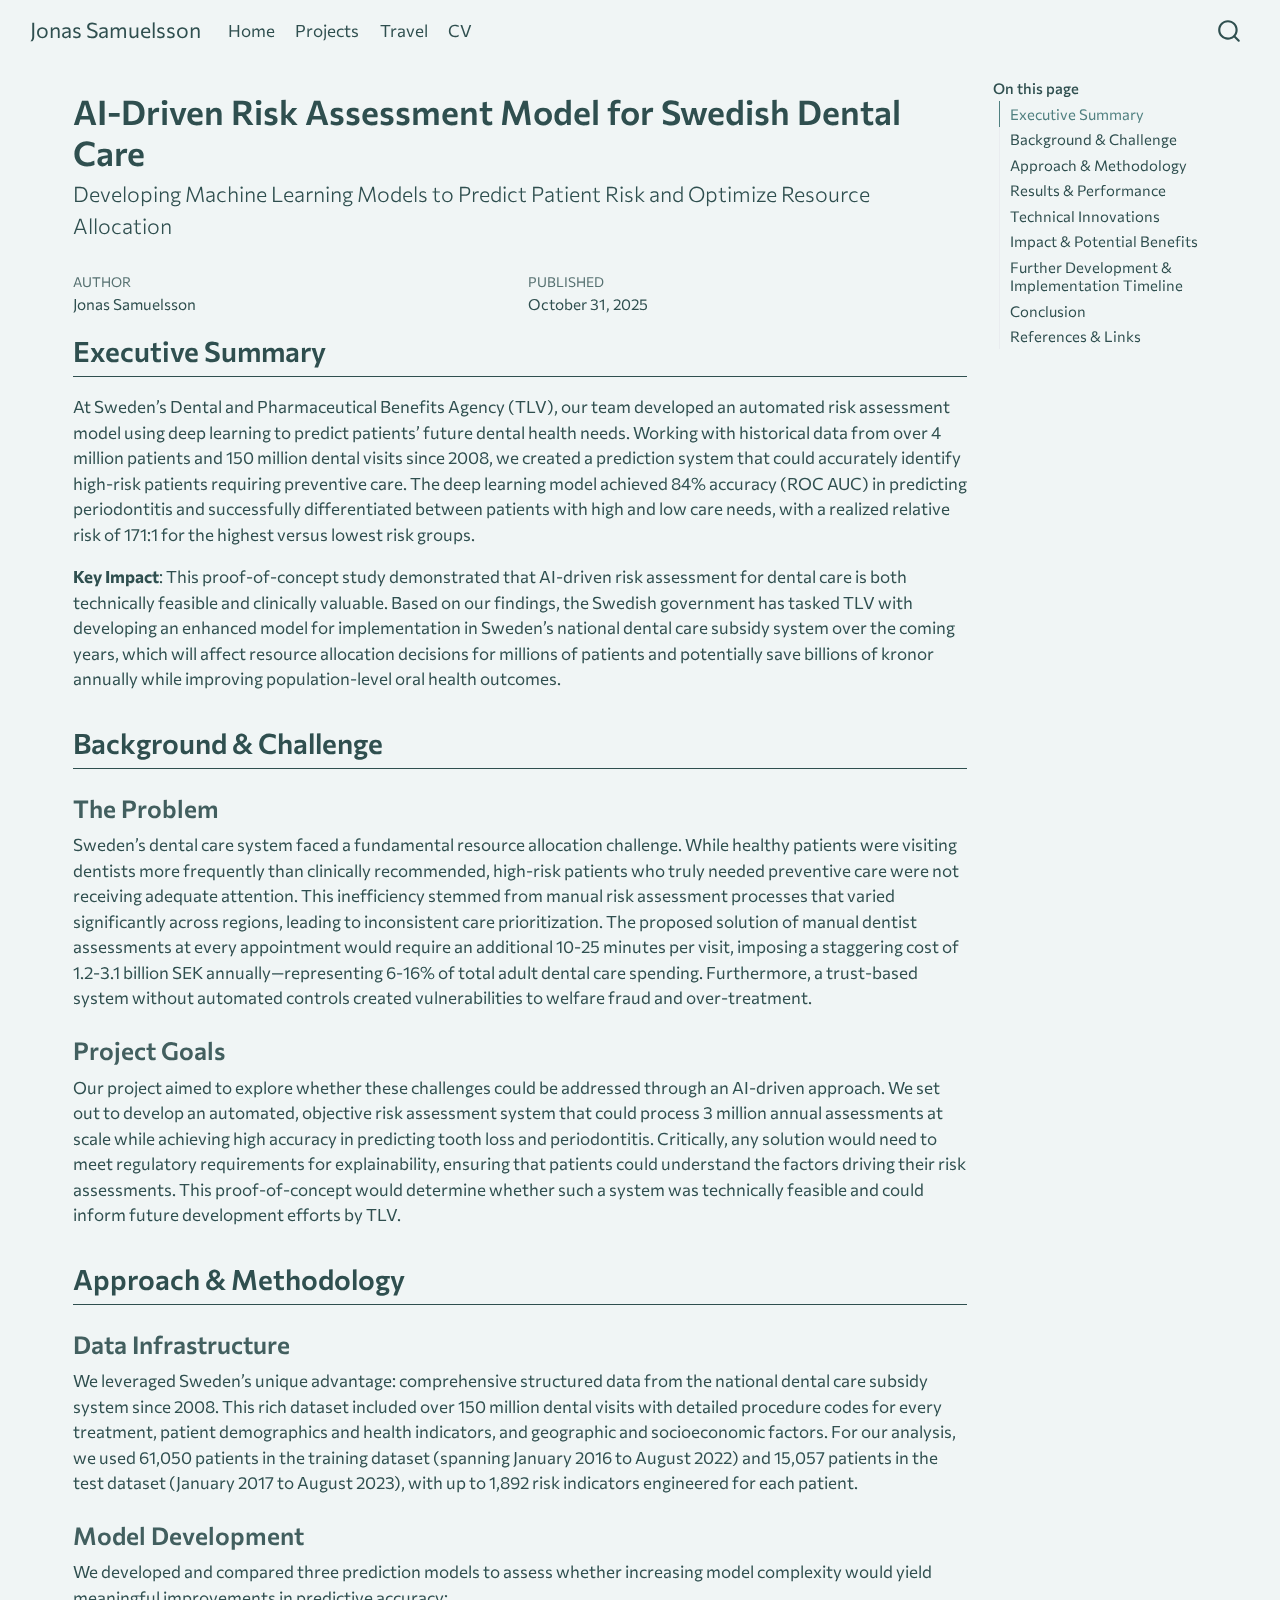
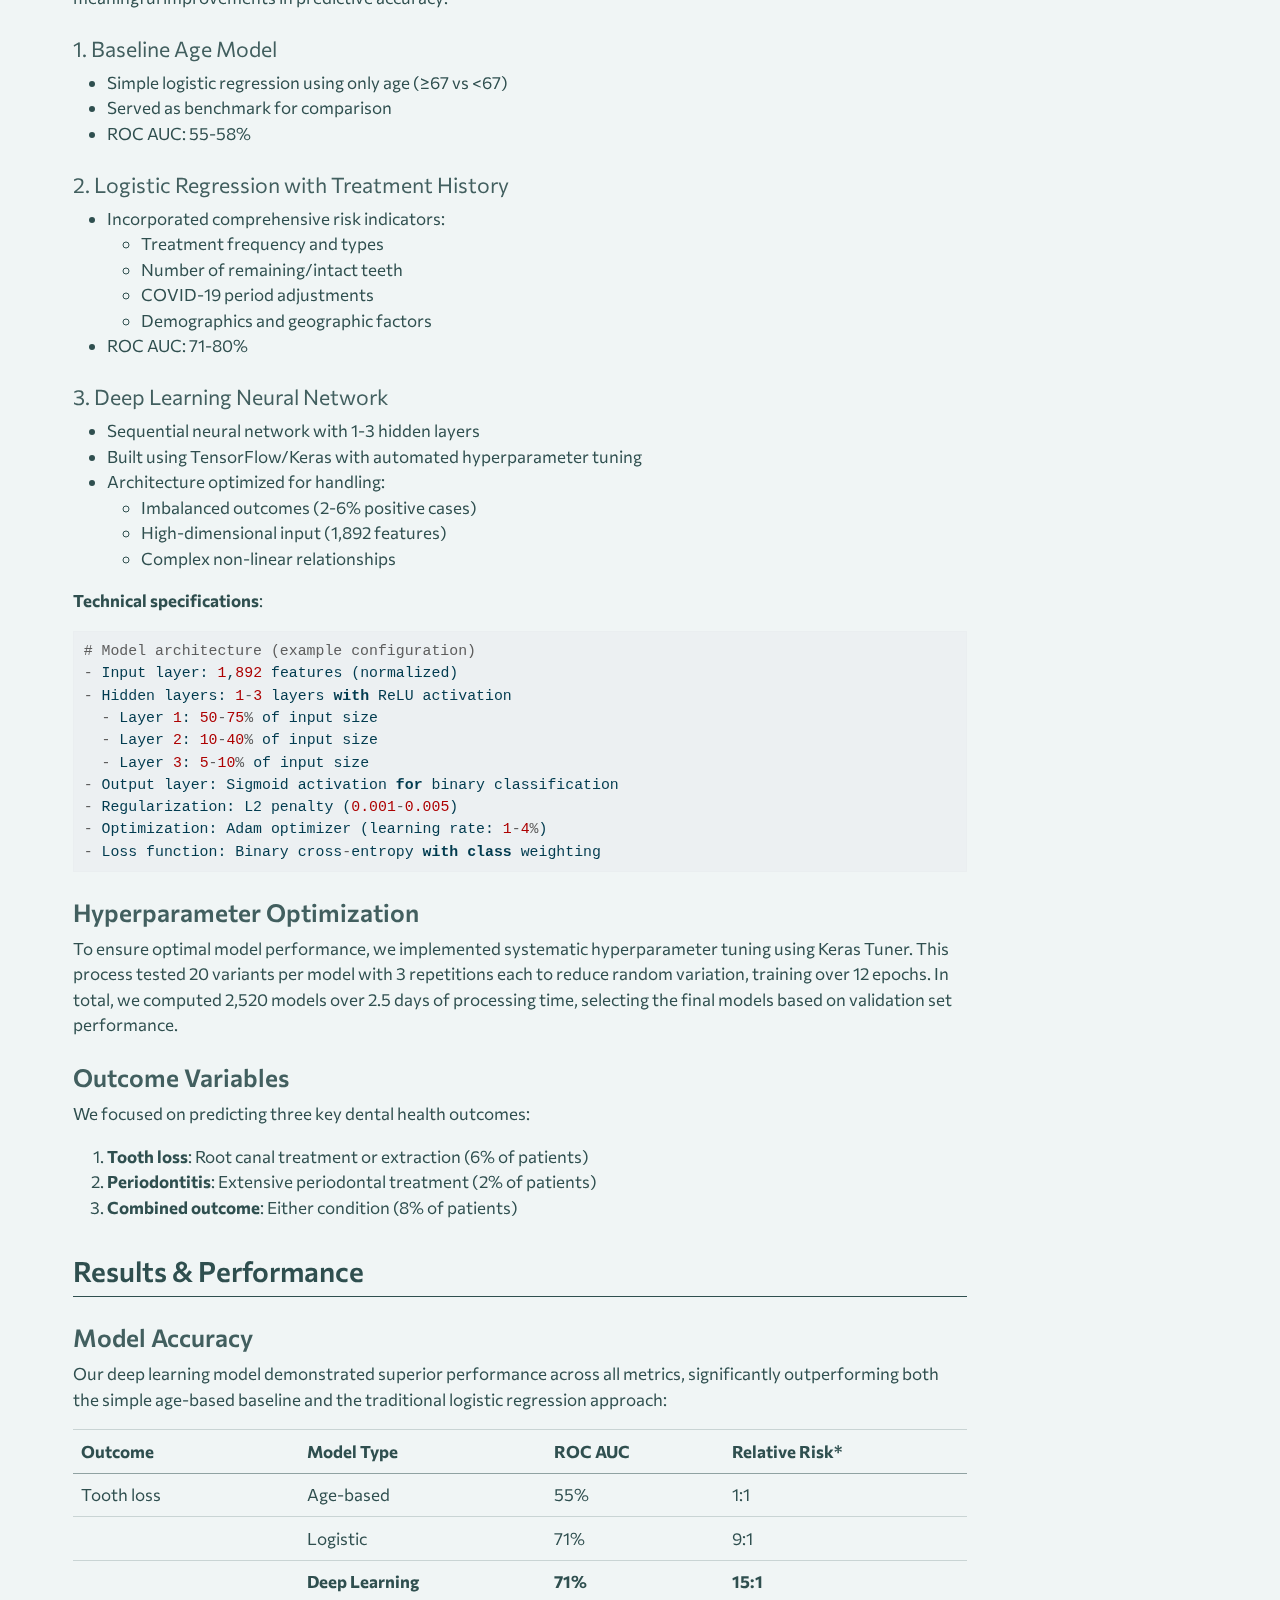
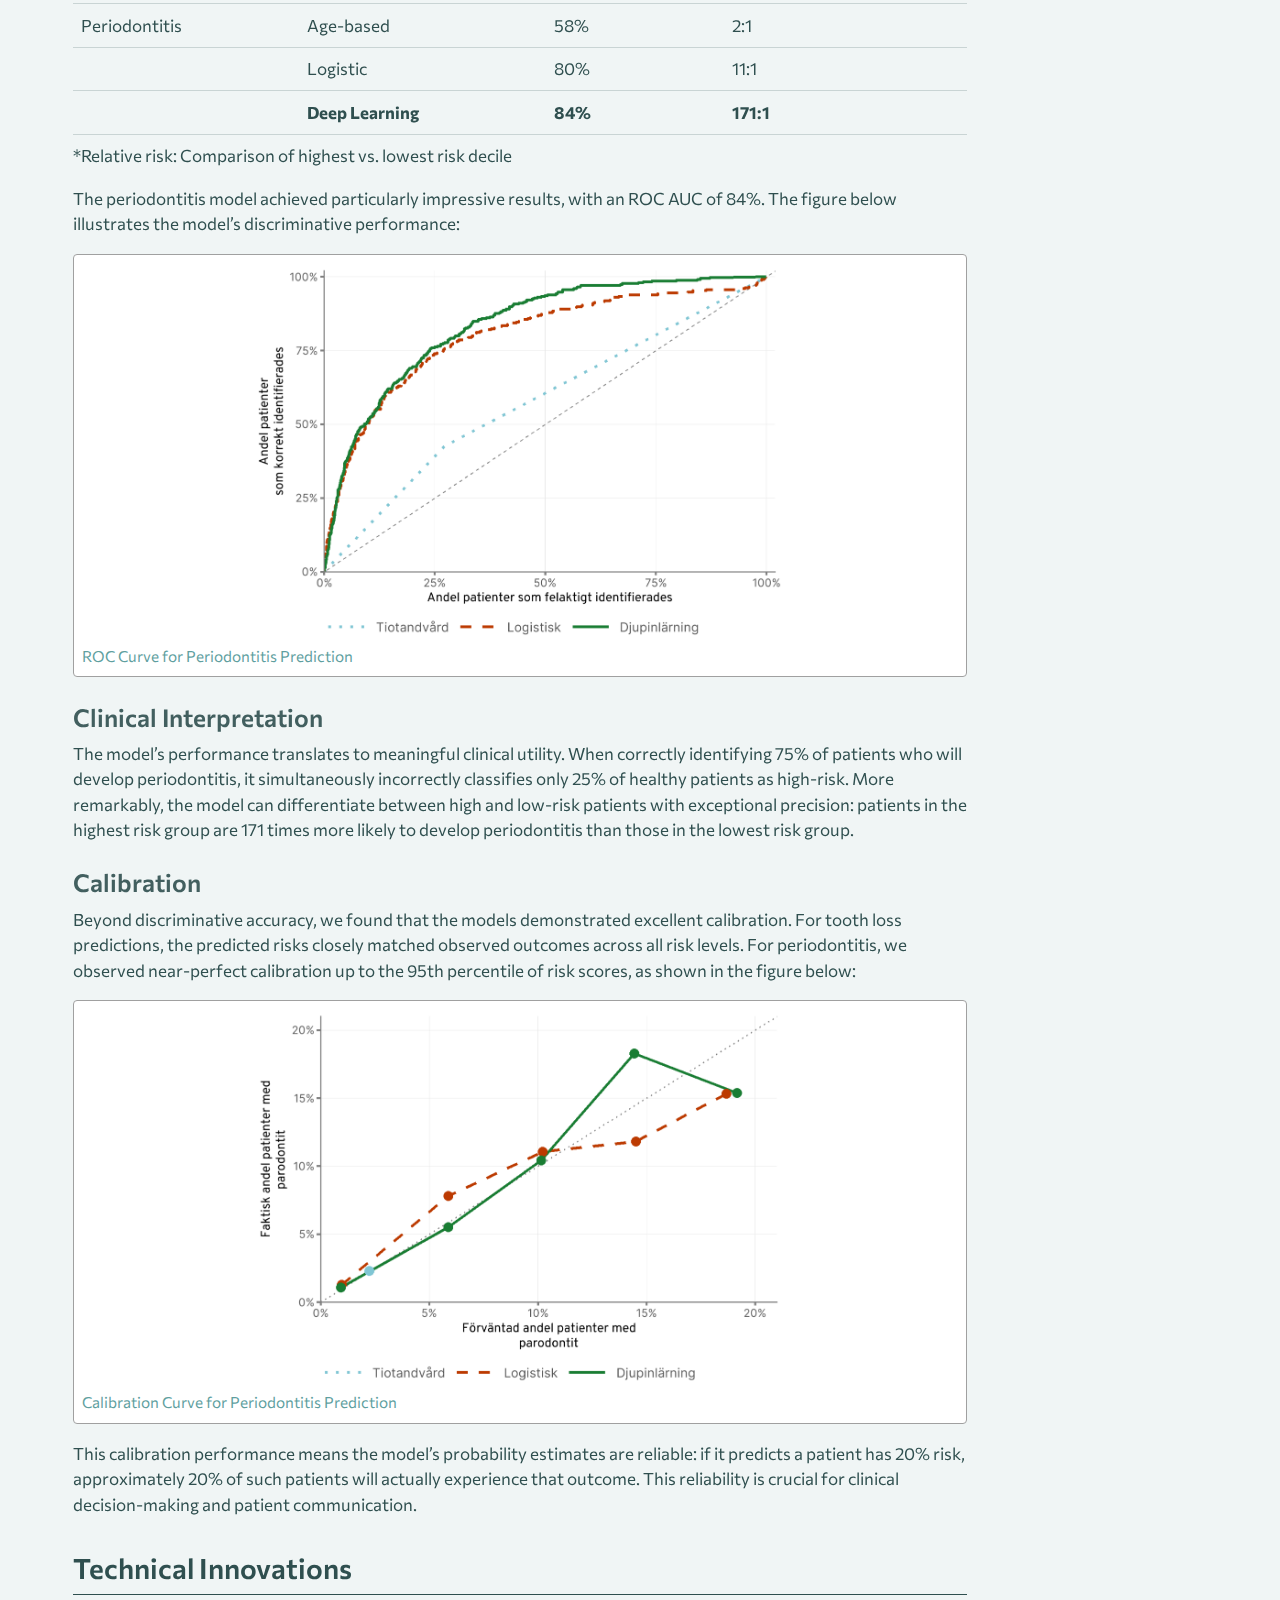
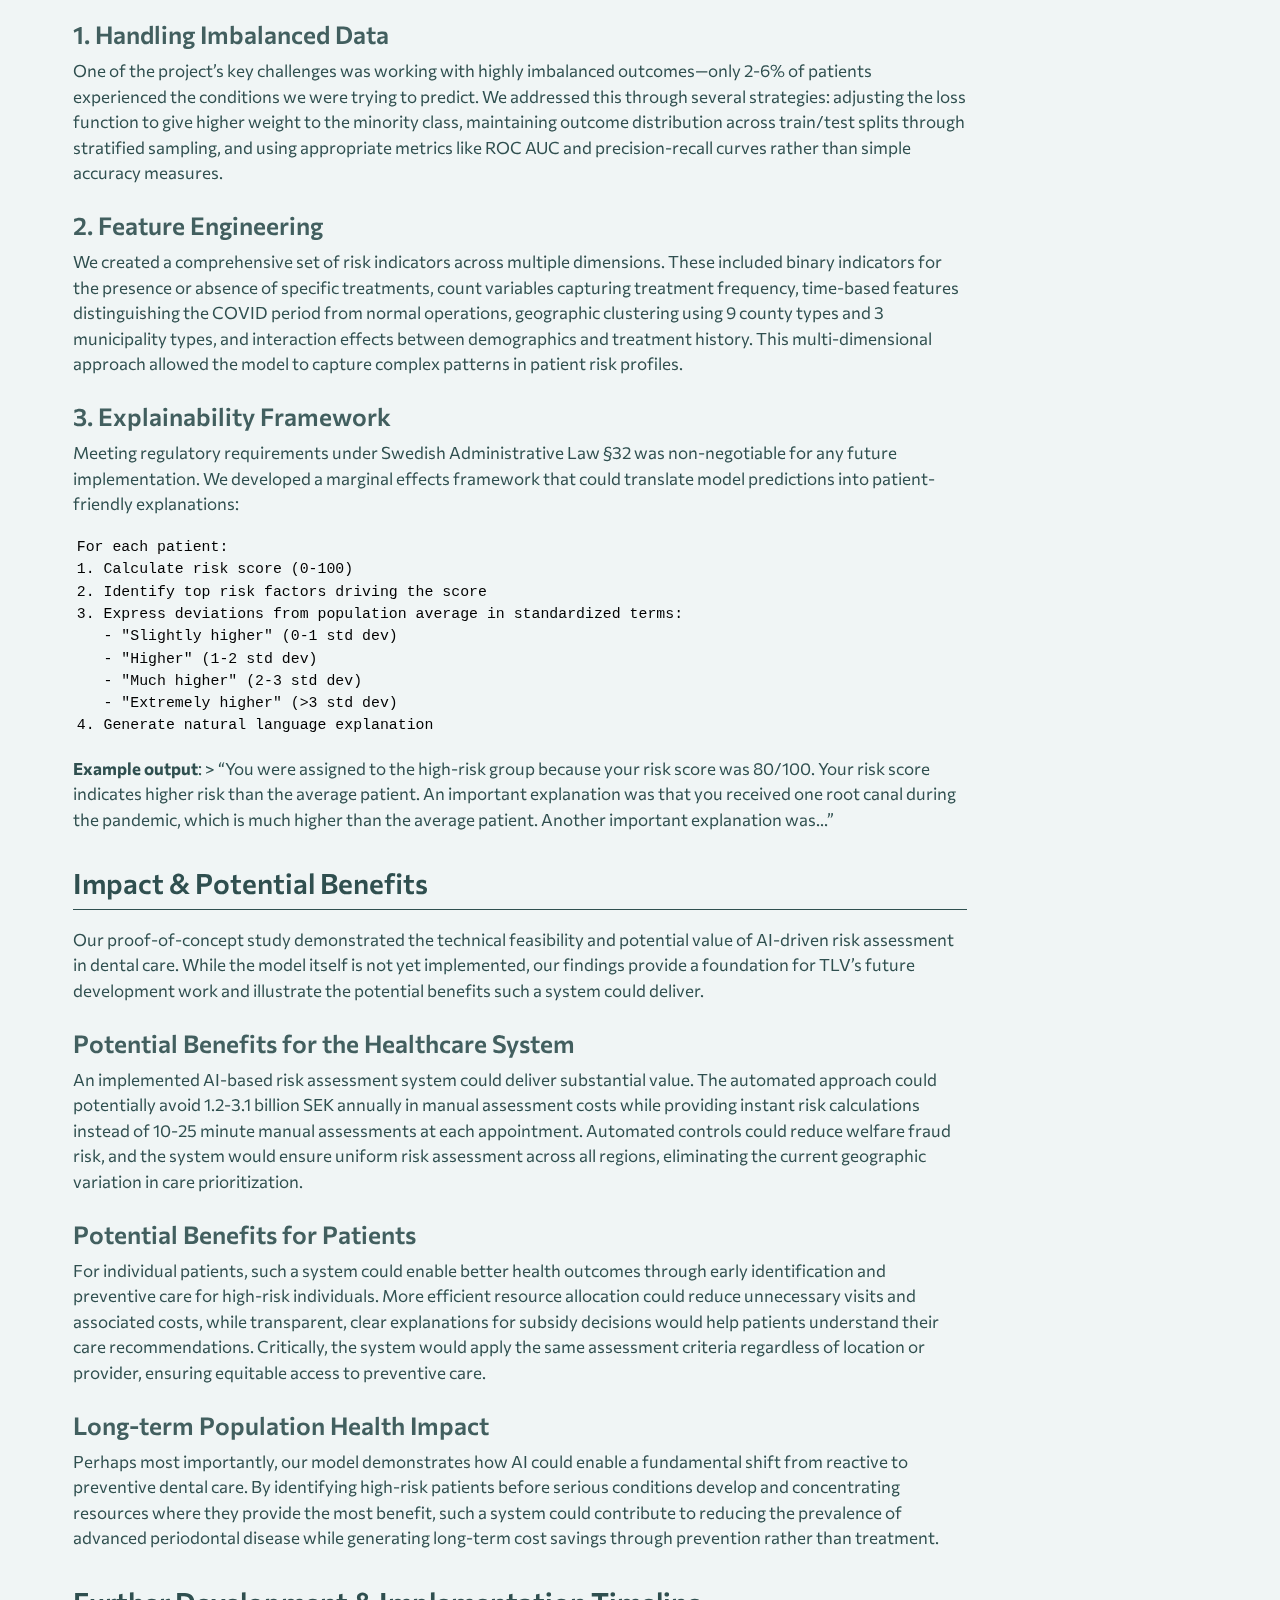
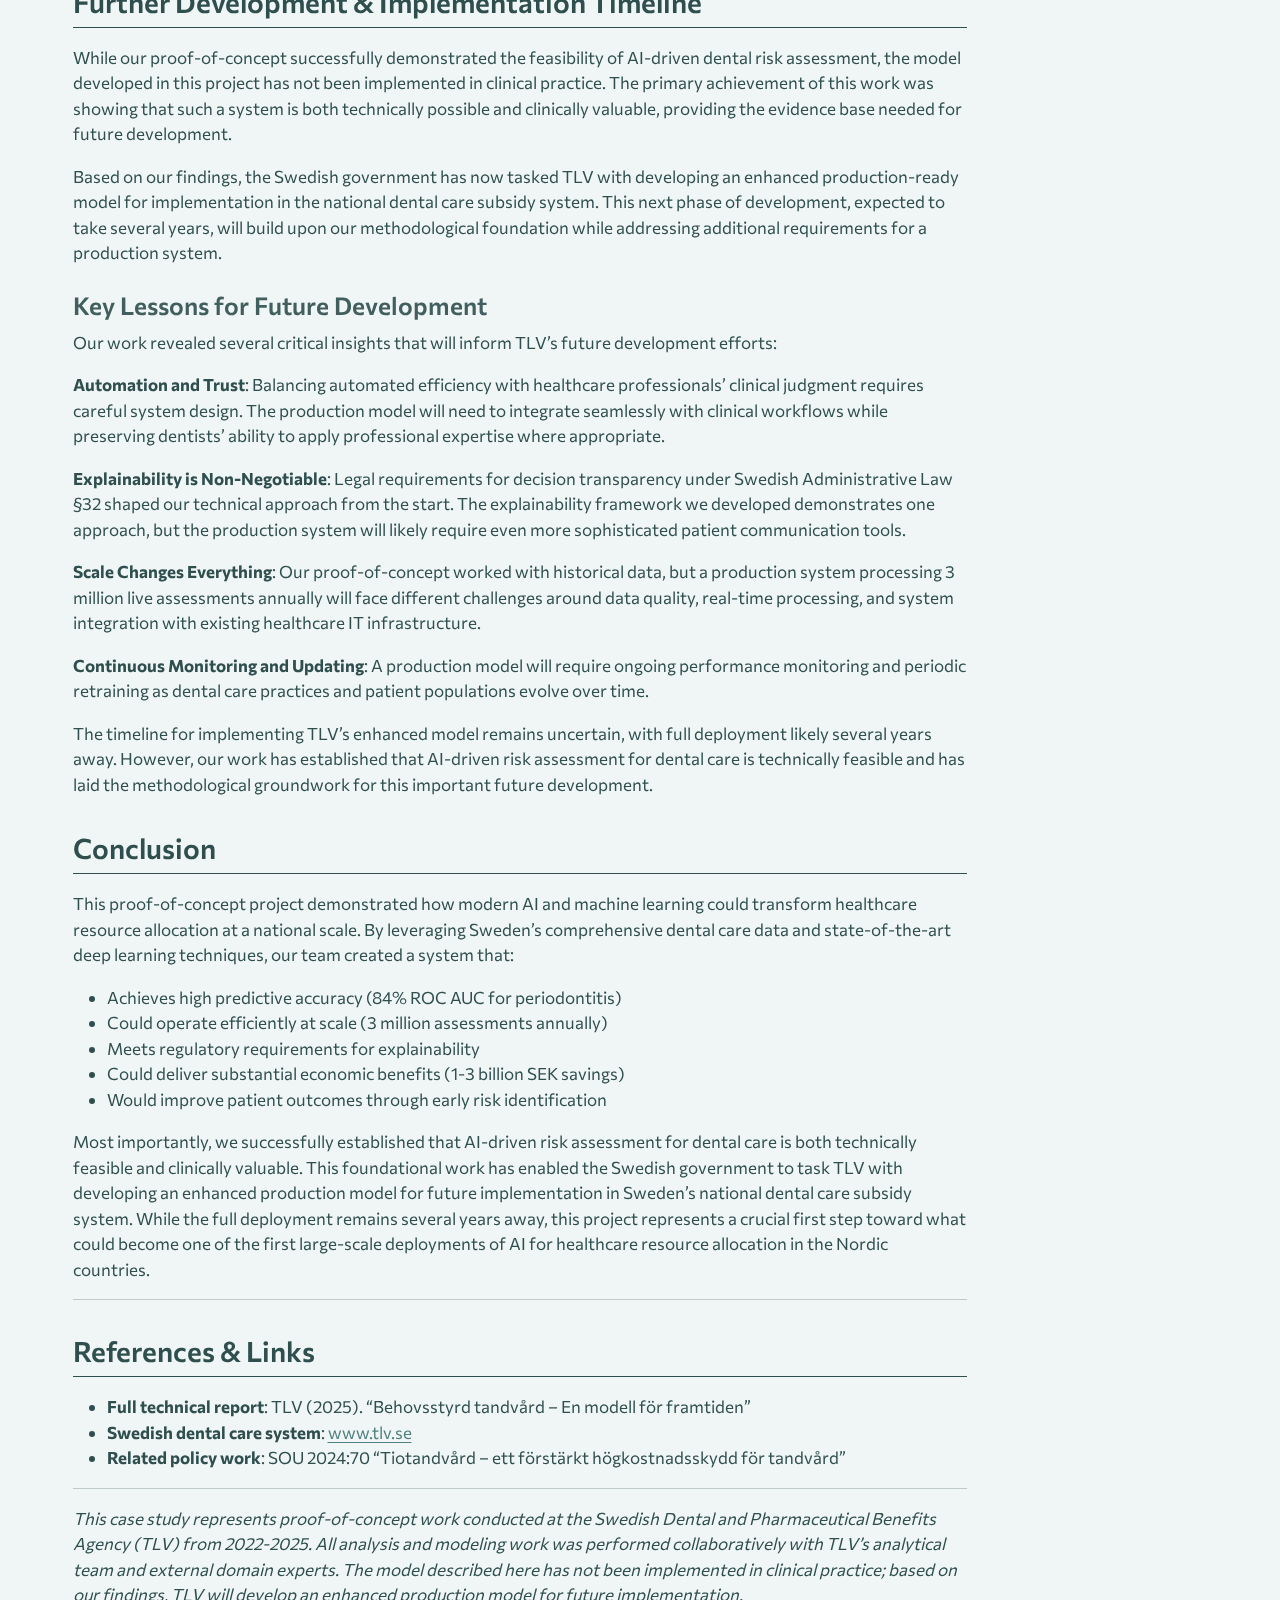
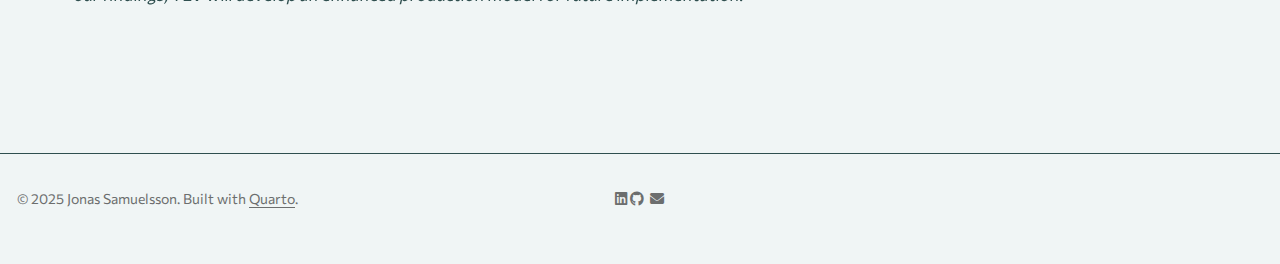
<file: docs/posts/2025-12-23-dental-risk-model/index.html>
<!DOCTYPE html>
<html xmlns="http://www.w3.org/1999/xhtml" lang="en" xml:lang="en"><head>

<meta charset="utf-8">
<meta name="generator" content="quarto-1.7.32">

<meta name="viewport" content="width=device-width, initial-scale=1.0, user-scalable=yes">

<meta name="author" content="Jonas Samuelsson">
<meta name="dcterms.date" content="2025-10-31">

<title>AI-Driven Risk Assessment Model for Swedish Dental Care – Jonas Samuelsson</title>
<style>
code{white-space: pre-wrap;}
span.smallcaps{font-variant: small-caps;}
div.columns{display: flex; gap: min(4vw, 1.5em);}
div.column{flex: auto; overflow-x: auto;}
div.hanging-indent{margin-left: 1.5em; text-indent: -1.5em;}
ul.task-list{list-style: none;}
ul.task-list li input[type="checkbox"] {
  width: 0.8em;
  margin: 0 0.8em 0.2em -1em; /* quarto-specific, see https://github.com/quarto-dev/quarto-cli/issues/4556 */ 
  vertical-align: middle;
}
/* CSS for syntax highlighting */
html { -webkit-text-size-adjust: 100%; }
pre > code.sourceCode { white-space: pre; position: relative; }
pre > code.sourceCode > span { display: inline-block; line-height: 1.25; }
pre > code.sourceCode > span:empty { height: 1.2em; }
.sourceCode { overflow: visible; }
code.sourceCode > span { color: inherit; text-decoration: inherit; }
div.sourceCode { margin: 1em 0; }
pre.sourceCode { margin: 0; }
@media screen {
div.sourceCode { overflow: auto; }
}
@media print {
pre > code.sourceCode { white-space: pre-wrap; }
pre > code.sourceCode > span { text-indent: -5em; padding-left: 5em; }
}
pre.numberSource code
  { counter-reset: source-line 0; }
pre.numberSource code > span
  { position: relative; left: -4em; counter-increment: source-line; }
pre.numberSource code > span > a:first-child::before
  { content: counter(source-line);
    position: relative; left: -1em; text-align: right; vertical-align: baseline;
    border: none; display: inline-block;
    -webkit-touch-callout: none; -webkit-user-select: none;
    -khtml-user-select: none; -moz-user-select: none;
    -ms-user-select: none; user-select: none;
    padding: 0 4px; width: 4em;
  }
pre.numberSource { margin-left: 3em;  padding-left: 4px; }
div.sourceCode
  {   }
@media screen {
pre > code.sourceCode > span > a:first-child::before { text-decoration: underline; }
}
</style>


<script src="../../site_libs/quarto-nav/quarto-nav.js"></script>
<script src="../../site_libs/quarto-nav/headroom.min.js"></script>
<script src="../../site_libs/clipboard/clipboard.min.js"></script>
<script src="../../site_libs/quarto-search/autocomplete.umd.js"></script>
<script src="../../site_libs/quarto-search/fuse.min.js"></script>
<script src="../../site_libs/quarto-search/quarto-search.js"></script>
<meta name="quarto:offset" content="../../">
<script src="../../site_libs/quarto-html/quarto.js" type="module"></script>
<script src="../../site_libs/quarto-html/tabsets/tabsets.js" type="module"></script>
<script src="../../site_libs/quarto-html/popper.min.js"></script>
<script src="../../site_libs/quarto-html/tippy.umd.min.js"></script>
<script src="../../site_libs/quarto-html/anchor.min.js"></script>
<link href="../../site_libs/quarto-html/tippy.css" rel="stylesheet">
<link href="../../site_libs/quarto-html/quarto-syntax-highlighting-37eea08aefeeee20ff55810ff984fec1.css" rel="stylesheet" id="quarto-text-highlighting-styles">
<script src="../../site_libs/bootstrap/bootstrap.min.js"></script>
<link href="../../site_libs/bootstrap/bootstrap-icons.css" rel="stylesheet">
<link href="../../site_libs/bootstrap/bootstrap-34e9bac5df10ac61b179e8130ae60399.min.css" rel="stylesheet" append-hash="true" id="quarto-bootstrap" data-mode="light">
<link href="../../site_libs/quarto-contrib/fontawesome6-0.1.0/all.css" rel="stylesheet">
<link href="../../site_libs/quarto-contrib/fontawesome6-0.1.0/latex-fontsize.css" rel="stylesheet">
<script id="quarto-search-options" type="application/json">{
  "location": "navbar",
  "copy-button": false,
  "collapse-after": 3,
  "panel-placement": "end",
  "type": "overlay",
  "limit": 50,
  "keyboard-shortcut": [
    "f",
    "/",
    "s"
  ],
  "show-item-context": false,
  "language": {
    "search-no-results-text": "No results",
    "search-matching-documents-text": "matching documents",
    "search-copy-link-title": "Copy link to search",
    "search-hide-matches-text": "Hide additional matches",
    "search-more-match-text": "more match in this document",
    "search-more-matches-text": "more matches in this document",
    "search-clear-button-title": "Clear",
    "search-text-placeholder": "",
    "search-detached-cancel-button-title": "Cancel",
    "search-submit-button-title": "Submit",
    "search-label": "Search"
  }
}</script>


</head>

<body class="nav-fixed quarto-light">

<div id="quarto-search-results"></div>
  <header id="quarto-header" class="headroom fixed-top">
    <nav class="navbar navbar-expand-lg " data-bs-theme="dark">
      <div class="navbar-container container-fluid">
      <div class="navbar-brand-container mx-auto">
    <a class="navbar-brand" href="../../index.html">
    <span class="navbar-title">Jonas Samuelsson</span>
    </a>
  </div>
            <div id="quarto-search" class="" title="Search"></div>
          <button class="navbar-toggler" type="button" data-bs-toggle="collapse" data-bs-target="#navbarCollapse" aria-controls="navbarCollapse" role="menu" aria-expanded="false" aria-label="Toggle navigation" onclick="if (window.quartoToggleHeadroom) { window.quartoToggleHeadroom(); }">
  <span class="navbar-toggler-icon"></span>
</button>
          <div class="collapse navbar-collapse" id="navbarCollapse">
            <ul class="navbar-nav navbar-nav-scroll me-auto">
  <li class="nav-item">
    <a class="nav-link" href="../../index.html"> 
<span class="menu-text">Home</span></a>
  </li>  
  <li class="nav-item">
    <a class="nav-link" href="../../projects.html"> 
<span class="menu-text">Projects</span></a>
  </li>  
  <li class="nav-item">
    <a class="nav-link" href="../../travel.html"> 
<span class="menu-text">Travel</span></a>
  </li>  
  <li class="nav-item">
    <a class="nav-link" href="../../media/CV_Jonas_Samuelsson.pdf"> 
<span class="menu-text">CV</span></a>
  </li>  
</ul>
          </div> <!-- /navcollapse -->
            <div class="quarto-navbar-tools">
</div>
      </div> <!-- /container-fluid -->
    </nav>
</header>
<!-- content -->
<div id="quarto-content" class="quarto-container page-columns page-rows-contents page-layout-full page-navbar">
<!-- sidebar -->
<!-- margin-sidebar -->
    <div id="quarto-margin-sidebar" class="sidebar margin-sidebar">
        <nav id="TOC" role="doc-toc" class="toc-active">
    <h2 id="toc-title">On this page</h2>
   
  <ul>
  <li><a href="#executive-summary" id="toc-executive-summary" class="nav-link active" data-scroll-target="#executive-summary">Executive Summary</a></li>
  <li><a href="#background-challenge" id="toc-background-challenge" class="nav-link" data-scroll-target="#background-challenge">Background &amp; Challenge</a>
  <ul class="collapse">
  <li><a href="#the-problem" id="toc-the-problem" class="nav-link" data-scroll-target="#the-problem">The Problem</a></li>
  <li><a href="#project-goals" id="toc-project-goals" class="nav-link" data-scroll-target="#project-goals">Project Goals</a></li>
  </ul></li>
  <li><a href="#approach-methodology" id="toc-approach-methodology" class="nav-link" data-scroll-target="#approach-methodology">Approach &amp; Methodology</a>
  <ul class="collapse">
  <li><a href="#data-infrastructure" id="toc-data-infrastructure" class="nav-link" data-scroll-target="#data-infrastructure">Data Infrastructure</a></li>
  <li><a href="#model-development" id="toc-model-development" class="nav-link" data-scroll-target="#model-development">Model Development</a></li>
  <li><a href="#hyperparameter-optimization" id="toc-hyperparameter-optimization" class="nav-link" data-scroll-target="#hyperparameter-optimization">Hyperparameter Optimization</a></li>
  <li><a href="#outcome-variables" id="toc-outcome-variables" class="nav-link" data-scroll-target="#outcome-variables">Outcome Variables</a></li>
  </ul></li>
  <li><a href="#results-performance" id="toc-results-performance" class="nav-link" data-scroll-target="#results-performance">Results &amp; Performance</a>
  <ul class="collapse">
  <li><a href="#model-accuracy" id="toc-model-accuracy" class="nav-link" data-scroll-target="#model-accuracy">Model Accuracy</a></li>
  <li><a href="#clinical-interpretation" id="toc-clinical-interpretation" class="nav-link" data-scroll-target="#clinical-interpretation">Clinical Interpretation</a></li>
  <li><a href="#calibration" id="toc-calibration" class="nav-link" data-scroll-target="#calibration">Calibration</a></li>
  </ul></li>
  <li><a href="#technical-innovations" id="toc-technical-innovations" class="nav-link" data-scroll-target="#technical-innovations">Technical Innovations</a>
  <ul class="collapse">
  <li><a href="#handling-imbalanced-data" id="toc-handling-imbalanced-data" class="nav-link" data-scroll-target="#handling-imbalanced-data">1. Handling Imbalanced Data</a></li>
  <li><a href="#feature-engineering" id="toc-feature-engineering" class="nav-link" data-scroll-target="#feature-engineering">2. Feature Engineering</a></li>
  <li><a href="#explainability-framework" id="toc-explainability-framework" class="nav-link" data-scroll-target="#explainability-framework">3. Explainability Framework</a></li>
  </ul></li>
  <li><a href="#impact-potential-benefits" id="toc-impact-potential-benefits" class="nav-link" data-scroll-target="#impact-potential-benefits">Impact &amp; Potential Benefits</a>
  <ul class="collapse">
  <li><a href="#potential-benefits-for-the-healthcare-system" id="toc-potential-benefits-for-the-healthcare-system" class="nav-link" data-scroll-target="#potential-benefits-for-the-healthcare-system">Potential Benefits for the Healthcare System</a></li>
  <li><a href="#potential-benefits-for-patients" id="toc-potential-benefits-for-patients" class="nav-link" data-scroll-target="#potential-benefits-for-patients">Potential Benefits for Patients</a></li>
  <li><a href="#long-term-population-health-impact" id="toc-long-term-population-health-impact" class="nav-link" data-scroll-target="#long-term-population-health-impact">Long-term Population Health Impact</a></li>
  </ul></li>
  <li><a href="#further-development-implementation-timeline" id="toc-further-development-implementation-timeline" class="nav-link" data-scroll-target="#further-development-implementation-timeline">Further Development &amp; Implementation Timeline</a>
  <ul class="collapse">
  <li><a href="#key-lessons-for-future-development" id="toc-key-lessons-for-future-development" class="nav-link" data-scroll-target="#key-lessons-for-future-development">Key Lessons for Future Development</a></li>
  </ul></li>
  <li><a href="#conclusion" id="toc-conclusion" class="nav-link" data-scroll-target="#conclusion">Conclusion</a></li>
  <li><a href="#references-links" id="toc-references-links" class="nav-link" data-scroll-target="#references-links">References &amp; Links</a></li>
  </ul>
</nav>
    </div>
<!-- main -->
<main class="content column-page-left" id="quarto-document-content">

<header id="title-block-header" class="quarto-title-block default">
<div class="quarto-title">
<h1 class="title">AI-Driven Risk Assessment Model for Swedish Dental Care</h1>
<p class="subtitle lead">Developing Machine Learning Models to Predict Patient Risk and Optimize Resource Allocation</p>
</div>



<div class="quarto-title-meta column-page-left">

    <div>
    <div class="quarto-title-meta-heading">Author</div>
    <div class="quarto-title-meta-contents">
             <p>Jonas Samuelsson </p>
          </div>
  </div>
    
    <div>
    <div class="quarto-title-meta-heading">Published</div>
    <div class="quarto-title-meta-contents">
      <p class="date">October 31, 2025</p>
    </div>
  </div>
  
    
  </div>
  


</header>


<section id="executive-summary" class="level2">
<h2 class="anchored" data-anchor-id="executive-summary">Executive Summary</h2>
<p>At Sweden’s Dental and Pharmaceutical Benefits Agency (TLV), our team developed an automated risk assessment model using deep learning to predict patients’ future dental health needs. Working with historical data from over 4 million patients and 150 million dental visits since 2008, we created a prediction system that could accurately identify high-risk patients requiring preventive care. The deep learning model achieved 84% accuracy (ROC AUC) in predicting periodontitis and successfully differentiated between patients with high and low care needs, with a realized relative risk of 171:1 for the highest versus lowest risk groups.</p>
<p><strong>Key Impact</strong>: This proof-of-concept study demonstrated that AI-driven risk assessment for dental care is both technically feasible and clinically valuable. Based on our findings, the Swedish government has tasked TLV with developing an enhanced model for implementation in Sweden’s national dental care subsidy system over the coming years, which will affect resource allocation decisions for millions of patients and potentially save billions of kronor annually while improving population-level oral health outcomes.</p>
</section>
<section id="background-challenge" class="level2">
<h2 class="anchored" data-anchor-id="background-challenge">Background &amp; Challenge</h2>
<section id="the-problem" class="level3">
<h3 class="anchored" data-anchor-id="the-problem">The Problem</h3>
<p>Sweden’s dental care system faced a fundamental resource allocation challenge. While healthy patients were visiting dentists more frequently than clinically recommended, high-risk patients who truly needed preventive care were not receiving adequate attention. This inefficiency stemmed from manual risk assessment processes that varied significantly across regions, leading to inconsistent care prioritization. The proposed solution of manual dentist assessments at every appointment would require an additional 10-25 minutes per visit, imposing a staggering cost of 1.2-3.1 billion SEK annually—representing 6-16% of total adult dental care spending. Furthermore, a trust-based system without automated controls created vulnerabilities to welfare fraud and over-treatment.</p>
</section>
<section id="project-goals" class="level3">
<h3 class="anchored" data-anchor-id="project-goals">Project Goals</h3>
<p>Our project aimed to explore whether these challenges could be addressed through an AI-driven approach. We set out to develop an automated, objective risk assessment system that could process 3 million annual assessments at scale while achieving high accuracy in predicting tooth loss and periodontitis. Critically, any solution would need to meet regulatory requirements for explainability, ensuring that patients could understand the factors driving their risk assessments. This proof-of-concept would determine whether such a system was technically feasible and could inform future development efforts by TLV.</p>
</section>
</section>
<section id="approach-methodology" class="level2">
<h2 class="anchored" data-anchor-id="approach-methodology">Approach &amp; Methodology</h2>
<section id="data-infrastructure" class="level3">
<h3 class="anchored" data-anchor-id="data-infrastructure">Data Infrastructure</h3>
<p>We leveraged Sweden’s unique advantage: comprehensive structured data from the national dental care subsidy system since 2008. This rich dataset included over 150 million dental visits with detailed procedure codes for every treatment, patient demographics and health indicators, and geographic and socioeconomic factors. For our analysis, we used 61,050 patients in the training dataset (spanning January 2016 to August 2022) and 15,057 patients in the test dataset (January 2017 to August 2023), with up to 1,892 risk indicators engineered for each patient.</p>
</section>
<section id="model-development" class="level3">
<h3 class="anchored" data-anchor-id="model-development">Model Development</h3>
<p>We developed and compared three prediction models to assess whether increasing model complexity would yield meaningful improvements in predictive accuracy:</p>
<section id="baseline-age-model" class="level4">
<h4 class="anchored" data-anchor-id="baseline-age-model">1. Baseline Age Model</h4>
<ul>
<li>Simple logistic regression using only age (≥67 vs &lt;67)</li>
<li>Served as benchmark for comparison</li>
<li>ROC AUC: 55-58%</li>
</ul>
</section>
<section id="logistic-regression-with-treatment-history" class="level4">
<h4 class="anchored" data-anchor-id="logistic-regression-with-treatment-history">2. Logistic Regression with Treatment History</h4>
<ul>
<li>Incorporated comprehensive risk indicators:
<ul>
<li>Treatment frequency and types</li>
<li>Number of remaining/intact teeth</li>
<li>COVID-19 period adjustments</li>
<li>Demographics and geographic factors</li>
</ul></li>
<li>ROC AUC: 71-80%</li>
</ul>
</section>
<section id="deep-learning-neural-network" class="level4">
<h4 class="anchored" data-anchor-id="deep-learning-neural-network">3. Deep Learning Neural Network</h4>
<ul>
<li>Sequential neural network with 1-3 hidden layers</li>
<li>Built using TensorFlow/Keras with automated hyperparameter tuning</li>
<li>Architecture optimized for handling:
<ul>
<li>Imbalanced outcomes (2-6% positive cases)</li>
<li>High-dimensional input (1,892 features)</li>
<li>Complex non-linear relationships</li>
</ul></li>
</ul>
<p><strong>Technical specifications</strong>:</p>
<div class="sourceCode" id="cb1"><pre class="sourceCode python code-with-copy"><code class="sourceCode python"><span id="cb1-1"><a href="#cb1-1" aria-hidden="true" tabindex="-1"></a><span class="co"># Model architecture (example configuration)</span></span>
<span id="cb1-2"><a href="#cb1-2" aria-hidden="true" tabindex="-1"></a><span class="op">-</span> Input layer: <span class="dv">1</span>,<span class="dv">892</span> features (normalized)</span>
<span id="cb1-3"><a href="#cb1-3" aria-hidden="true" tabindex="-1"></a><span class="op">-</span> Hidden layers: <span class="dv">1</span><span class="op">-</span><span class="dv">3</span> layers <span class="cf">with</span> ReLU activation</span>
<span id="cb1-4"><a href="#cb1-4" aria-hidden="true" tabindex="-1"></a>  <span class="op">-</span> Layer <span class="dv">1</span>: <span class="dv">50</span><span class="op">-</span><span class="dv">75</span><span class="op">%</span> of <span class="bu">input</span> size</span>
<span id="cb1-5"><a href="#cb1-5" aria-hidden="true" tabindex="-1"></a>  <span class="op">-</span> Layer <span class="dv">2</span>: <span class="dv">10</span><span class="op">-</span><span class="dv">40</span><span class="op">%</span> of <span class="bu">input</span> size  </span>
<span id="cb1-6"><a href="#cb1-6" aria-hidden="true" tabindex="-1"></a>  <span class="op">-</span> Layer <span class="dv">3</span>: <span class="dv">5</span><span class="op">-</span><span class="dv">10</span><span class="op">%</span> of <span class="bu">input</span> size</span>
<span id="cb1-7"><a href="#cb1-7" aria-hidden="true" tabindex="-1"></a><span class="op">-</span> Output layer: Sigmoid activation <span class="cf">for</span> binary classification</span>
<span id="cb1-8"><a href="#cb1-8" aria-hidden="true" tabindex="-1"></a><span class="op">-</span> Regularization: L2 penalty (<span class="fl">0.001</span><span class="op">-</span><span class="fl">0.005</span>)</span>
<span id="cb1-9"><a href="#cb1-9" aria-hidden="true" tabindex="-1"></a><span class="op">-</span> Optimization: Adam optimizer (learning rate: <span class="dv">1</span><span class="op">-</span><span class="dv">4</span><span class="op">%</span>)</span>
<span id="cb1-10"><a href="#cb1-10" aria-hidden="true" tabindex="-1"></a><span class="op">-</span> Loss function: Binary cross<span class="op">-</span>entropy <span class="cf">with</span> <span class="kw">class</span> weighting</span></code><button title="Copy to Clipboard" class="code-copy-button"><i class="bi"></i></button></pre></div>
</section>
</section>
<section id="hyperparameter-optimization" class="level3">
<h3 class="anchored" data-anchor-id="hyperparameter-optimization">Hyperparameter Optimization</h3>
<p>To ensure optimal model performance, we implemented systematic hyperparameter tuning using Keras Tuner. This process tested 20 variants per model with 3 repetitions each to reduce random variation, training over 12 epochs. In total, we computed 2,520 models over 2.5 days of processing time, selecting the final models based on validation set performance.</p>
</section>
<section id="outcome-variables" class="level3">
<h3 class="anchored" data-anchor-id="outcome-variables">Outcome Variables</h3>
<p>We focused on predicting three key dental health outcomes:</p>
<ol type="1">
<li><strong>Tooth loss</strong>: Root canal treatment or extraction (6% of patients)</li>
<li><strong>Periodontitis</strong>: Extensive periodontal treatment (2% of patients)</li>
<li><strong>Combined outcome</strong>: Either condition (8% of patients)</li>
</ol>
</section>
</section>
<section id="results-performance" class="level2">
<h2 class="anchored" data-anchor-id="results-performance">Results &amp; Performance</h2>
<section id="model-accuracy" class="level3">
<h3 class="anchored" data-anchor-id="model-accuracy">Model Accuracy</h3>
<p>Our deep learning model demonstrated superior performance across all metrics, significantly outperforming both the simple age-based baseline and the traditional logistic regression approach:</p>
<table class="caption-top table">
<thead>
<tr class="header">
<th>Outcome</th>
<th>Model Type</th>
<th>ROC AUC</th>
<th>Relative Risk*</th>
</tr>
</thead>
<tbody>
<tr class="odd">
<td>Tooth loss</td>
<td>Age-based</td>
<td>55%</td>
<td>1:1</td>
</tr>
<tr class="even">
<td></td>
<td>Logistic</td>
<td>71%</td>
<td>9:1</td>
</tr>
<tr class="odd">
<td></td>
<td><strong>Deep Learning</strong></td>
<td><strong>71%</strong></td>
<td><strong>15:1</strong></td>
</tr>
<tr class="even">
<td>Periodontitis</td>
<td>Age-based</td>
<td>58%</td>
<td>2:1</td>
</tr>
<tr class="odd">
<td></td>
<td>Logistic</td>
<td>80%</td>
<td>11:1</td>
</tr>
<tr class="even">
<td></td>
<td><strong>Deep Learning</strong></td>
<td><strong>84%</strong></td>
<td><strong>171:1</strong></td>
</tr>
</tbody>
</table>
<p>*Relative risk: Comparison of highest vs.&nbsp;lowest risk decile</p>
<p>The periodontitis model achieved particularly impressive results, with an ROC AUC of 84%. The figure below illustrates the model’s discriminative performance:</p>
<div class="quarto-figure quarto-figure-center" style="border: 1px solid #a0a0a0; border-radius: 4px; padding: 0.5rem; background-color: white; display: block;">
<figure class="figure">
<p><img src="roc_curve_periodontitis.png" class="img-fluid figure-img" style="width:60.0%"></p>
<figcaption>ROC Curve for Periodontitis Prediction</figcaption>
</figure>
</div>
</section>
<section id="clinical-interpretation" class="level3">
<h3 class="anchored" data-anchor-id="clinical-interpretation">Clinical Interpretation</h3>
<p>The model’s performance translates to meaningful clinical utility. When correctly identifying 75% of patients who will develop periodontitis, it simultaneously incorrectly classifies only 25% of healthy patients as high-risk. More remarkably, the model can differentiate between high and low-risk patients with exceptional precision: patients in the highest risk group are 171 times more likely to develop periodontitis than those in the lowest risk group.</p>
</section>
<section id="calibration" class="level3">
<h3 class="anchored" data-anchor-id="calibration">Calibration</h3>
<p>Beyond discriminative accuracy, we found that the models demonstrated excellent calibration. For tooth loss predictions, the predicted risks closely matched observed outcomes across all risk levels. For periodontitis, we observed near-perfect calibration up to the 95th percentile of risk scores, as shown in the figure below:</p>
<div class="quarto-figure quarto-figure-center" style="border: 1px solid #a0a0a0; border-radius: 4px; padding: 0.5rem; background-color: white; display: block;">
<figure class="figure">
<p><img src="calibration_curve_periodontitis.png" class="img-fluid figure-img" style="width:60.0%"></p>
<figcaption>Calibration Curve for Periodontitis Prediction</figcaption>
</figure>
</div>
<p>This calibration performance means the model’s probability estimates are reliable: if it predicts a patient has 20% risk, approximately 20% of such patients will actually experience that outcome. This reliability is crucial for clinical decision-making and patient communication.</p>
</section>
</section>
<section id="technical-innovations" class="level2">
<h2 class="anchored" data-anchor-id="technical-innovations">Technical Innovations</h2>
<section id="handling-imbalanced-data" class="level3">
<h3 class="anchored" data-anchor-id="handling-imbalanced-data">1. Handling Imbalanced Data</h3>
<p>One of the project’s key challenges was working with highly imbalanced outcomes—only 2-6% of patients experienced the conditions we were trying to predict. We addressed this through several strategies: adjusting the loss function to give higher weight to the minority class, maintaining outcome distribution across train/test splits through stratified sampling, and using appropriate metrics like ROC AUC and precision-recall curves rather than simple accuracy measures.</p>
</section>
<section id="feature-engineering" class="level3">
<h3 class="anchored" data-anchor-id="feature-engineering">2. Feature Engineering</h3>
<p>We created a comprehensive set of risk indicators across multiple dimensions. These included binary indicators for the presence or absence of specific treatments, count variables capturing treatment frequency, time-based features distinguishing the COVID period from normal operations, geographic clustering using 9 county types and 3 municipality types, and interaction effects between demographics and treatment history. This multi-dimensional approach allowed the model to capture complex patterns in patient risk profiles.</p>
</section>
<section id="explainability-framework" class="level3">
<h3 class="anchored" data-anchor-id="explainability-framework">3. Explainability Framework</h3>
<p>Meeting regulatory requirements under Swedish Administrative Law §32 was non-negotiable for any future implementation. We developed a marginal effects framework that could translate model predictions into patient-friendly explanations:</p>
<pre><code>For each patient:
1. Calculate risk score (0-100)
2. Identify top risk factors driving the score
3. Express deviations from population average in standardized terms:
   - "Slightly higher" (0-1 std dev)
   - "Higher" (1-2 std dev)
   - "Much higher" (2-3 std dev)
   - "Extremely higher" (&gt;3 std dev)
4. Generate natural language explanation</code></pre>
<p><strong>Example output</strong>: &gt; “You were assigned to the high-risk group because your risk score was 80/100. Your risk score indicates higher risk than the average patient. An important explanation was that you received one root canal during the pandemic, which is much higher than the average patient. Another important explanation was…”</p>
</section>
</section>
<section id="impact-potential-benefits" class="level2">
<h2 class="anchored" data-anchor-id="impact-potential-benefits">Impact &amp; Potential Benefits</h2>
<p>Our proof-of-concept study demonstrated the technical feasibility and potential value of AI-driven risk assessment in dental care. While the model itself is not yet implemented, our findings provide a foundation for TLV’s future development work and illustrate the potential benefits such a system could deliver.</p>
<section id="potential-benefits-for-the-healthcare-system" class="level3">
<h3 class="anchored" data-anchor-id="potential-benefits-for-the-healthcare-system">Potential Benefits for the Healthcare System</h3>
<p>An implemented AI-based risk assessment system could deliver substantial value. The automated approach could potentially avoid 1.2-3.1 billion SEK annually in manual assessment costs while providing instant risk calculations instead of 10-25 minute manual assessments at each appointment. Automated controls could reduce welfare fraud risk, and the system would ensure uniform risk assessment across all regions, eliminating the current geographic variation in care prioritization.</p>
</section>
<section id="potential-benefits-for-patients" class="level3">
<h3 class="anchored" data-anchor-id="potential-benefits-for-patients">Potential Benefits for Patients</h3>
<p>For individual patients, such a system could enable better health outcomes through early identification and preventive care for high-risk individuals. More efficient resource allocation could reduce unnecessary visits and associated costs, while transparent, clear explanations for subsidy decisions would help patients understand their care recommendations. Critically, the system would apply the same assessment criteria regardless of location or provider, ensuring equitable access to preventive care.</p>
</section>
<section id="long-term-population-health-impact" class="level3">
<h3 class="anchored" data-anchor-id="long-term-population-health-impact">Long-term Population Health Impact</h3>
<p>Perhaps most importantly, our model demonstrates how AI could enable a fundamental shift from reactive to preventive dental care. By identifying high-risk patients before serious conditions develop and concentrating resources where they provide the most benefit, such a system could contribute to reducing the prevalence of advanced periodontal disease while generating long-term cost savings through prevention rather than treatment.</p>
</section>
</section>
<section id="further-development-implementation-timeline" class="level2">
<h2 class="anchored" data-anchor-id="further-development-implementation-timeline">Further Development &amp; Implementation Timeline</h2>
<p>While our proof-of-concept successfully demonstrated the feasibility of AI-driven dental risk assessment, the model developed in this project has not been implemented in clinical practice. The primary achievement of this work was showing that such a system is both technically possible and clinically valuable, providing the evidence base needed for future development.</p>
<p>Based on our findings, the Swedish government has now tasked TLV with developing an enhanced production-ready model for implementation in the national dental care subsidy system. This next phase of development, expected to take several years, will build upon our methodological foundation while addressing additional requirements for a production system.</p>
<section id="key-lessons-for-future-development" class="level3">
<h3 class="anchored" data-anchor-id="key-lessons-for-future-development">Key Lessons for Future Development</h3>
<p>Our work revealed several critical insights that will inform TLV’s future development efforts:</p>
<p><strong>Automation and Trust</strong>: Balancing automated efficiency with healthcare professionals’ clinical judgment requires careful system design. The production model will need to integrate seamlessly with clinical workflows while preserving dentists’ ability to apply professional expertise where appropriate.</p>
<p><strong>Explainability is Non-Negotiable</strong>: Legal requirements for decision transparency under Swedish Administrative Law §32 shaped our technical approach from the start. The explainability framework we developed demonstrates one approach, but the production system will likely require even more sophisticated patient communication tools.</p>
<p><strong>Scale Changes Everything</strong>: Our proof-of-concept worked with historical data, but a production system processing 3 million live assessments annually will face different challenges around data quality, real-time processing, and system integration with existing healthcare IT infrastructure.</p>
<p><strong>Continuous Monitoring and Updating</strong>: A production model will require ongoing performance monitoring and periodic retraining as dental care practices and patient populations evolve over time.</p>
<p>The timeline for implementing TLV’s enhanced model remains uncertain, with full deployment likely several years away. However, our work has established that AI-driven risk assessment for dental care is technically feasible and has laid the methodological groundwork for this important future development.</p>
</section>
</section>
<section id="conclusion" class="level2">
<h2 class="anchored" data-anchor-id="conclusion">Conclusion</h2>
<p>This proof-of-concept project demonstrated how modern AI and machine learning could transform healthcare resource allocation at a national scale. By leveraging Sweden’s comprehensive dental care data and state-of-the-art deep learning techniques, our team created a system that:</p>
<ul>
<li>Achieves high predictive accuracy (84% ROC AUC for periodontitis)</li>
<li>Could operate efficiently at scale (3 million assessments annually)</li>
<li>Meets regulatory requirements for explainability</li>
<li>Could deliver substantial economic benefits (1-3 billion SEK savings)</li>
<li>Would improve patient outcomes through early risk identification</li>
</ul>
<p>Most importantly, we successfully established that AI-driven risk assessment for dental care is both technically feasible and clinically valuable. This foundational work has enabled the Swedish government to task TLV with developing an enhanced production model for future implementation in Sweden’s national dental care subsidy system. While the full deployment remains several years away, this project represents a crucial first step toward what could become one of the first large-scale deployments of AI for healthcare resource allocation in the Nordic countries.</p>
<hr>
</section>
<section id="references-links" class="level2">
<h2 class="anchored" data-anchor-id="references-links">References &amp; Links</h2>
<ul>
<li><strong>Full technical report</strong>: TLV (2025). “Behovsstyrd tandvård – En modell för framtiden”</li>
<li><strong>Swedish dental care system</strong>: <a href="https://www.tlv.se">www.tlv.se</a></li>
<li><strong>Related policy work</strong>: SOU 2024:70 “Tiotandvård – ett förstärkt högkostnadsskydd för tandvård”</li>
</ul>
<hr>
<p><em>This case study represents proof-of-concept work conducted at the Swedish Dental and Pharmaceutical Benefits Agency (TLV) from 2022-2025. All analysis and modeling work was performed collaboratively with TLV’s analytical team and external domain experts. The model described here has not been implemented in clinical practice; based on our findings, TLV will develop an enhanced production model for future implementation.</em></p>


</section>

</main> <!-- /main -->
<script id="quarto-html-after-body" type="application/javascript">
  window.document.addEventListener("DOMContentLoaded", function (event) {
    const icon = "";
    const anchorJS = new window.AnchorJS();
    anchorJS.options = {
      placement: 'right',
      icon: icon
    };
    anchorJS.add('.anchored');
    const isCodeAnnotation = (el) => {
      for (const clz of el.classList) {
        if (clz.startsWith('code-annotation-')) {                     
          return true;
        }
      }
      return false;
    }
    const onCopySuccess = function(e) {
      // button target
      const button = e.trigger;
      // don't keep focus
      button.blur();
      // flash "checked"
      button.classList.add('code-copy-button-checked');
      var currentTitle = button.getAttribute("title");
      button.setAttribute("title", "Copied!");
      let tooltip;
      if (window.bootstrap) {
        button.setAttribute("data-bs-toggle", "tooltip");
        button.setAttribute("data-bs-placement", "left");
        button.setAttribute("data-bs-title", "Copied!");
        tooltip = new bootstrap.Tooltip(button, 
          { trigger: "manual", 
            customClass: "code-copy-button-tooltip",
            offset: [0, -8]});
        tooltip.show();    
      }
      setTimeout(function() {
        if (tooltip) {
          tooltip.hide();
          button.removeAttribute("data-bs-title");
          button.removeAttribute("data-bs-toggle");
          button.removeAttribute("data-bs-placement");
        }
        button.setAttribute("title", currentTitle);
        button.classList.remove('code-copy-button-checked');
      }, 1000);
      // clear code selection
      e.clearSelection();
    }
    const getTextToCopy = function(trigger) {
        const codeEl = trigger.previousElementSibling.cloneNode(true);
        for (const childEl of codeEl.children) {
          if (isCodeAnnotation(childEl)) {
            childEl.remove();
          }
        }
        return codeEl.innerText;
    }
    const clipboard = new window.ClipboardJS('.code-copy-button:not([data-in-quarto-modal])', {
      text: getTextToCopy
    });
    clipboard.on('success', onCopySuccess);
    if (window.document.getElementById('quarto-embedded-source-code-modal')) {
      const clipboardModal = new window.ClipboardJS('.code-copy-button[data-in-quarto-modal]', {
        text: getTextToCopy,
        container: window.document.getElementById('quarto-embedded-source-code-modal')
      });
      clipboardModal.on('success', onCopySuccess);
    }
      var localhostRegex = new RegExp(/^(?:http|https):\/\/localhost\:?[0-9]*\//);
      var mailtoRegex = new RegExp(/^mailto:/);
        var filterRegex = new RegExp('/' + window.location.host + '/');
      var isInternal = (href) => {
          return filterRegex.test(href) || localhostRegex.test(href) || mailtoRegex.test(href);
      }
      // Inspect non-navigation links and adorn them if external
     var links = window.document.querySelectorAll('a[href]:not(.nav-link):not(.navbar-brand):not(.toc-action):not(.sidebar-link):not(.sidebar-item-toggle):not(.pagination-link):not(.no-external):not([aria-hidden]):not(.dropdown-item):not(.quarto-navigation-tool):not(.about-link)');
      for (var i=0; i<links.length; i++) {
        const link = links[i];
        if (!isInternal(link.href)) {
          // undo the damage that might have been done by quarto-nav.js in the case of
          // links that we want to consider external
          if (link.dataset.originalHref !== undefined) {
            link.href = link.dataset.originalHref;
          }
        }
      }
    function tippyHover(el, contentFn, onTriggerFn, onUntriggerFn) {
      const config = {
        allowHTML: true,
        maxWidth: 500,
        delay: 100,
        arrow: false,
        appendTo: function(el) {
            return el.parentElement;
        },
        interactive: true,
        interactiveBorder: 10,
        theme: 'quarto',
        placement: 'bottom-start',
      };
      if (contentFn) {
        config.content = contentFn;
      }
      if (onTriggerFn) {
        config.onTrigger = onTriggerFn;
      }
      if (onUntriggerFn) {
        config.onUntrigger = onUntriggerFn;
      }
      window.tippy(el, config); 
    }
    const noterefs = window.document.querySelectorAll('a[role="doc-noteref"]');
    for (var i=0; i<noterefs.length; i++) {
      const ref = noterefs[i];
      tippyHover(ref, function() {
        // use id or data attribute instead here
        let href = ref.getAttribute('data-footnote-href') || ref.getAttribute('href');
        try { href = new URL(href).hash; } catch {}
        const id = href.replace(/^#\/?/, "");
        const note = window.document.getElementById(id);
        if (note) {
          return note.innerHTML;
        } else {
          return "";
        }
      });
    }
    const xrefs = window.document.querySelectorAll('a.quarto-xref');
    const processXRef = (id, note) => {
      // Strip column container classes
      const stripColumnClz = (el) => {
        el.classList.remove("page-full", "page-columns");
        if (el.children) {
          for (const child of el.children) {
            stripColumnClz(child);
          }
        }
      }
      stripColumnClz(note)
      if (id === null || id.startsWith('sec-')) {
        // Special case sections, only their first couple elements
        const container = document.createElement("div");
        if (note.children && note.children.length > 2) {
          container.appendChild(note.children[0].cloneNode(true));
          for (let i = 1; i < note.children.length; i++) {
            const child = note.children[i];
            if (child.tagName === "P" && child.innerText === "") {
              continue;
            } else {
              container.appendChild(child.cloneNode(true));
              break;
            }
          }
          if (window.Quarto?.typesetMath) {
            window.Quarto.typesetMath(container);
          }
          return container.innerHTML
        } else {
          if (window.Quarto?.typesetMath) {
            window.Quarto.typesetMath(note);
          }
          return note.innerHTML;
        }
      } else {
        // Remove any anchor links if they are present
        const anchorLink = note.querySelector('a.anchorjs-link');
        if (anchorLink) {
          anchorLink.remove();
        }
        if (window.Quarto?.typesetMath) {
          window.Quarto.typesetMath(note);
        }
        if (note.classList.contains("callout")) {
          return note.outerHTML;
        } else {
          return note.innerHTML;
        }
      }
    }
    for (var i=0; i<xrefs.length; i++) {
      const xref = xrefs[i];
      tippyHover(xref, undefined, function(instance) {
        instance.disable();
        let url = xref.getAttribute('href');
        let hash = undefined; 
        if (url.startsWith('#')) {
          hash = url;
        } else {
          try { hash = new URL(url).hash; } catch {}
        }
        if (hash) {
          const id = hash.replace(/^#\/?/, "");
          const note = window.document.getElementById(id);
          if (note !== null) {
            try {
              const html = processXRef(id, note.cloneNode(true));
              instance.setContent(html);
            } finally {
              instance.enable();
              instance.show();
            }
          } else {
            // See if we can fetch this
            fetch(url.split('#')[0])
            .then(res => res.text())
            .then(html => {
              const parser = new DOMParser();
              const htmlDoc = parser.parseFromString(html, "text/html");
              const note = htmlDoc.getElementById(id);
              if (note !== null) {
                const html = processXRef(id, note);
                instance.setContent(html);
              } 
            }).finally(() => {
              instance.enable();
              instance.show();
            });
          }
        } else {
          // See if we can fetch a full url (with no hash to target)
          // This is a special case and we should probably do some content thinning / targeting
          fetch(url)
          .then(res => res.text())
          .then(html => {
            const parser = new DOMParser();
            const htmlDoc = parser.parseFromString(html, "text/html");
            const note = htmlDoc.querySelector('main.content');
            if (note !== null) {
              // This should only happen for chapter cross references
              // (since there is no id in the URL)
              // remove the first header
              if (note.children.length > 0 && note.children[0].tagName === "HEADER") {
                note.children[0].remove();
              }
              const html = processXRef(null, note);
              instance.setContent(html);
            } 
          }).finally(() => {
            instance.enable();
            instance.show();
          });
        }
      }, function(instance) {
      });
    }
        let selectedAnnoteEl;
        const selectorForAnnotation = ( cell, annotation) => {
          let cellAttr = 'data-code-cell="' + cell + '"';
          let lineAttr = 'data-code-annotation="' +  annotation + '"';
          const selector = 'span[' + cellAttr + '][' + lineAttr + ']';
          return selector;
        }
        const selectCodeLines = (annoteEl) => {
          const doc = window.document;
          const targetCell = annoteEl.getAttribute("data-target-cell");
          const targetAnnotation = annoteEl.getAttribute("data-target-annotation");
          const annoteSpan = window.document.querySelector(selectorForAnnotation(targetCell, targetAnnotation));
          const lines = annoteSpan.getAttribute("data-code-lines").split(",");
          const lineIds = lines.map((line) => {
            return targetCell + "-" + line;
          })
          let top = null;
          let height = null;
          let parent = null;
          if (lineIds.length > 0) {
              //compute the position of the single el (top and bottom and make a div)
              const el = window.document.getElementById(lineIds[0]);
              top = el.offsetTop;
              height = el.offsetHeight;
              parent = el.parentElement.parentElement;
            if (lineIds.length > 1) {
              const lastEl = window.document.getElementById(lineIds[lineIds.length - 1]);
              const bottom = lastEl.offsetTop + lastEl.offsetHeight;
              height = bottom - top;
            }
            if (top !== null && height !== null && parent !== null) {
              // cook up a div (if necessary) and position it 
              let div = window.document.getElementById("code-annotation-line-highlight");
              if (div === null) {
                div = window.document.createElement("div");
                div.setAttribute("id", "code-annotation-line-highlight");
                div.style.position = 'absolute';
                parent.appendChild(div);
              }
              div.style.top = top - 2 + "px";
              div.style.height = height + 4 + "px";
              div.style.left = 0;
              let gutterDiv = window.document.getElementById("code-annotation-line-highlight-gutter");
              if (gutterDiv === null) {
                gutterDiv = window.document.createElement("div");
                gutterDiv.setAttribute("id", "code-annotation-line-highlight-gutter");
                gutterDiv.style.position = 'absolute';
                const codeCell = window.document.getElementById(targetCell);
                const gutter = codeCell.querySelector('.code-annotation-gutter');
                gutter.appendChild(gutterDiv);
              }
              gutterDiv.style.top = top - 2 + "px";
              gutterDiv.style.height = height + 4 + "px";
            }
            selectedAnnoteEl = annoteEl;
          }
        };
        const unselectCodeLines = () => {
          const elementsIds = ["code-annotation-line-highlight", "code-annotation-line-highlight-gutter"];
          elementsIds.forEach((elId) => {
            const div = window.document.getElementById(elId);
            if (div) {
              div.remove();
            }
          });
          selectedAnnoteEl = undefined;
        };
          // Handle positioning of the toggle
      window.addEventListener(
        "resize",
        throttle(() => {
          elRect = undefined;
          if (selectedAnnoteEl) {
            selectCodeLines(selectedAnnoteEl);
          }
        }, 10)
      );
      function throttle(fn, ms) {
      let throttle = false;
      let timer;
        return (...args) => {
          if(!throttle) { // first call gets through
              fn.apply(this, args);
              throttle = true;
          } else { // all the others get throttled
              if(timer) clearTimeout(timer); // cancel #2
              timer = setTimeout(() => {
                fn.apply(this, args);
                timer = throttle = false;
              }, ms);
          }
        };
      }
        // Attach click handler to the DT
        const annoteDls = window.document.querySelectorAll('dt[data-target-cell]');
        for (const annoteDlNode of annoteDls) {
          annoteDlNode.addEventListener('click', (event) => {
            const clickedEl = event.target;
            if (clickedEl !== selectedAnnoteEl) {
              unselectCodeLines();
              const activeEl = window.document.querySelector('dt[data-target-cell].code-annotation-active');
              if (activeEl) {
                activeEl.classList.remove('code-annotation-active');
              }
              selectCodeLines(clickedEl);
              clickedEl.classList.add('code-annotation-active');
            } else {
              // Unselect the line
              unselectCodeLines();
              clickedEl.classList.remove('code-annotation-active');
            }
          });
        }
    const findCites = (el) => {
      const parentEl = el.parentElement;
      if (parentEl) {
        const cites = parentEl.dataset.cites;
        if (cites) {
          return {
            el,
            cites: cites.split(' ')
          };
        } else {
          return findCites(el.parentElement)
        }
      } else {
        return undefined;
      }
    };
    var bibliorefs = window.document.querySelectorAll('a[role="doc-biblioref"]');
    for (var i=0; i<bibliorefs.length; i++) {
      const ref = bibliorefs[i];
      const citeInfo = findCites(ref);
      if (citeInfo) {
        tippyHover(citeInfo.el, function() {
          var popup = window.document.createElement('div');
          citeInfo.cites.forEach(function(cite) {
            var citeDiv = window.document.createElement('div');
            citeDiv.classList.add('hanging-indent');
            citeDiv.classList.add('csl-entry');
            var biblioDiv = window.document.getElementById('ref-' + cite);
            if (biblioDiv) {
              citeDiv.innerHTML = biblioDiv.innerHTML;
            }
            popup.appendChild(citeDiv);
          });
          return popup.innerHTML;
        });
      }
    }
  });
  </script>
</div> <!-- /content -->
<footer class="footer">
  <div class="nav-footer">
    <div class="nav-footer-left">
<p>© 2025 Jonas Samuelsson. Built with <a href="https://quarto.org/">Quarto</a>.</p>
</div>   
    <div class="nav-footer-center">
<p><a href="https://www.linkedin.com/in/jonsam19/"><i class="fa-brands fa-linkedin" aria-label="linkedin"></i></a> <a href="https://github.com/jonsam19"><i class="fa-brands fa-github" aria-label="github"></i></a> <a href="https://scholar.google.com/citations?user=rXyIKPUAAAAJ&amp;hl=en"><i class="fa-brands fa-google-scholar" aria-label="google-scholar"></i></a> <a href="mailto:jonas.samuelsson19@gmail.com"><i class="fa-solid fa-envelope" aria-label="envelope"></i></a></p>
</div>
    <div class="nav-footer-right">
      &nbsp;
    </div>
  </div>
</footer>




</body></html>
</file>
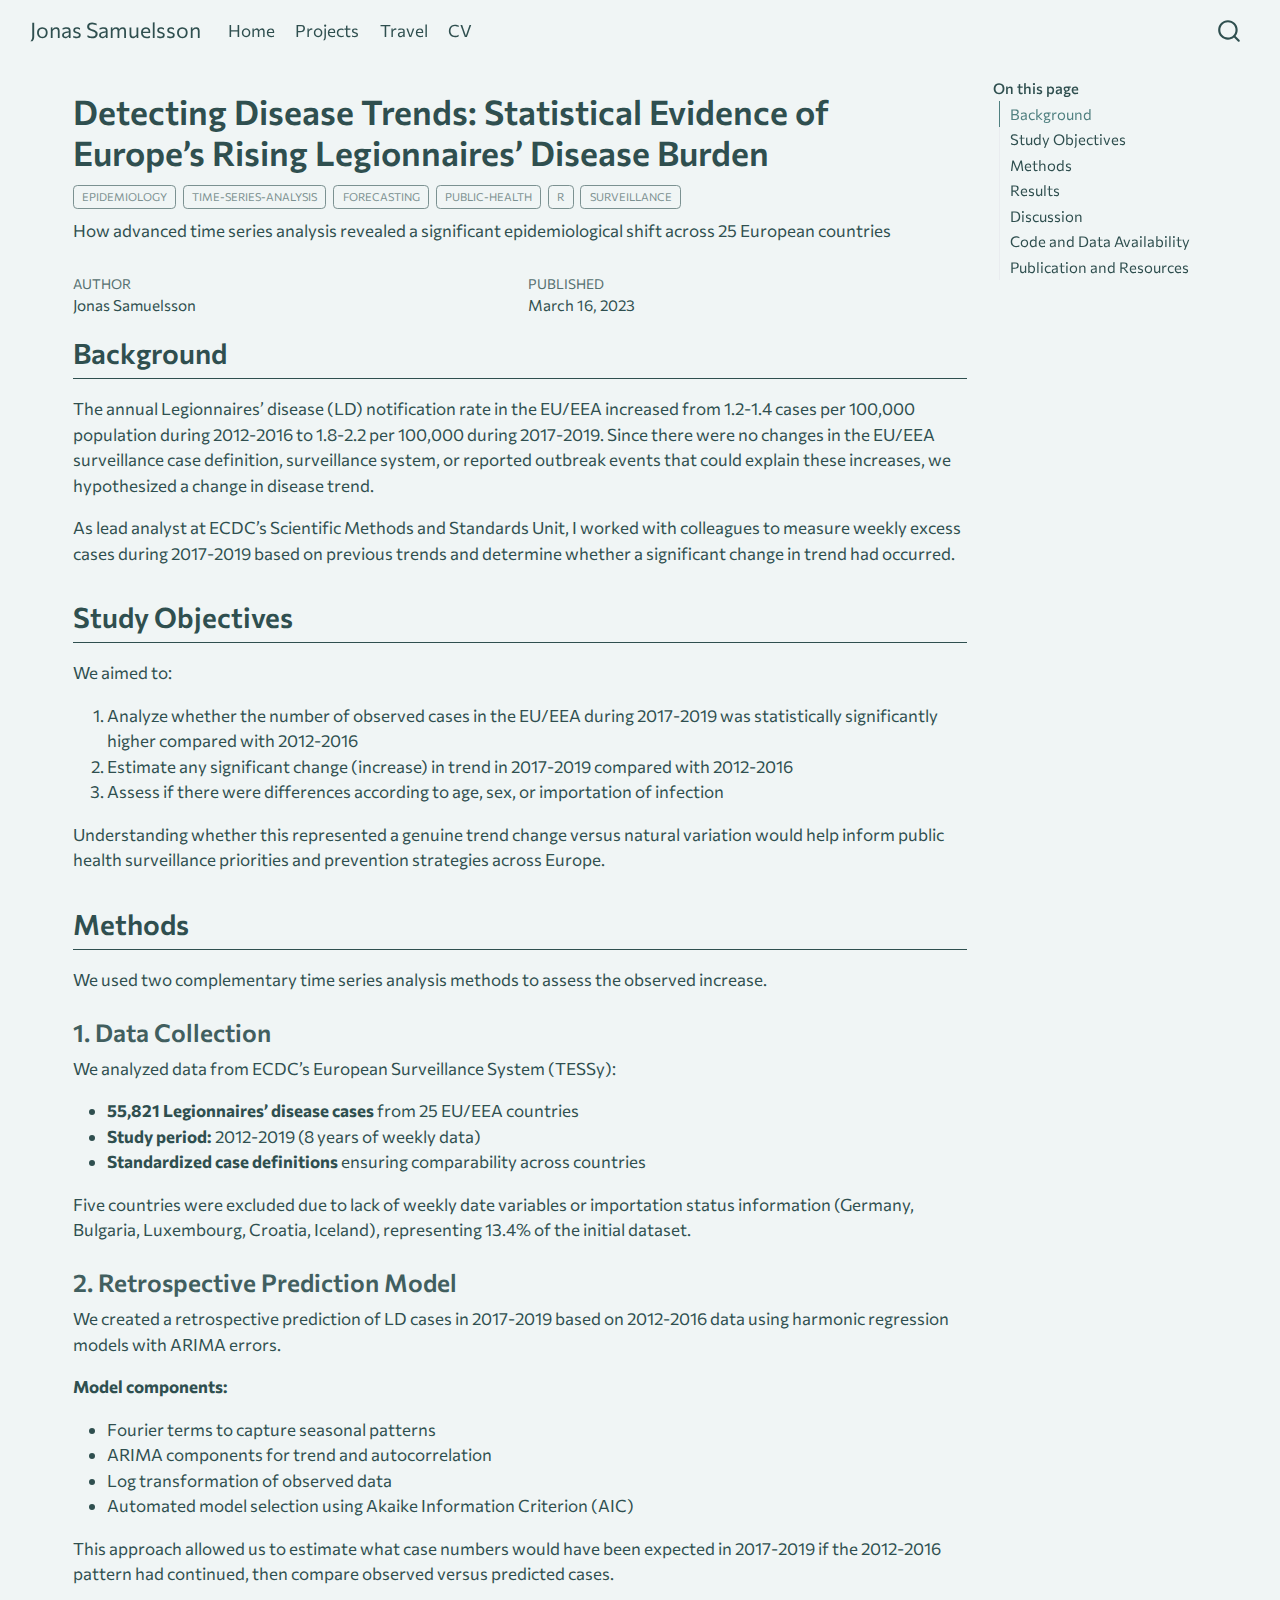
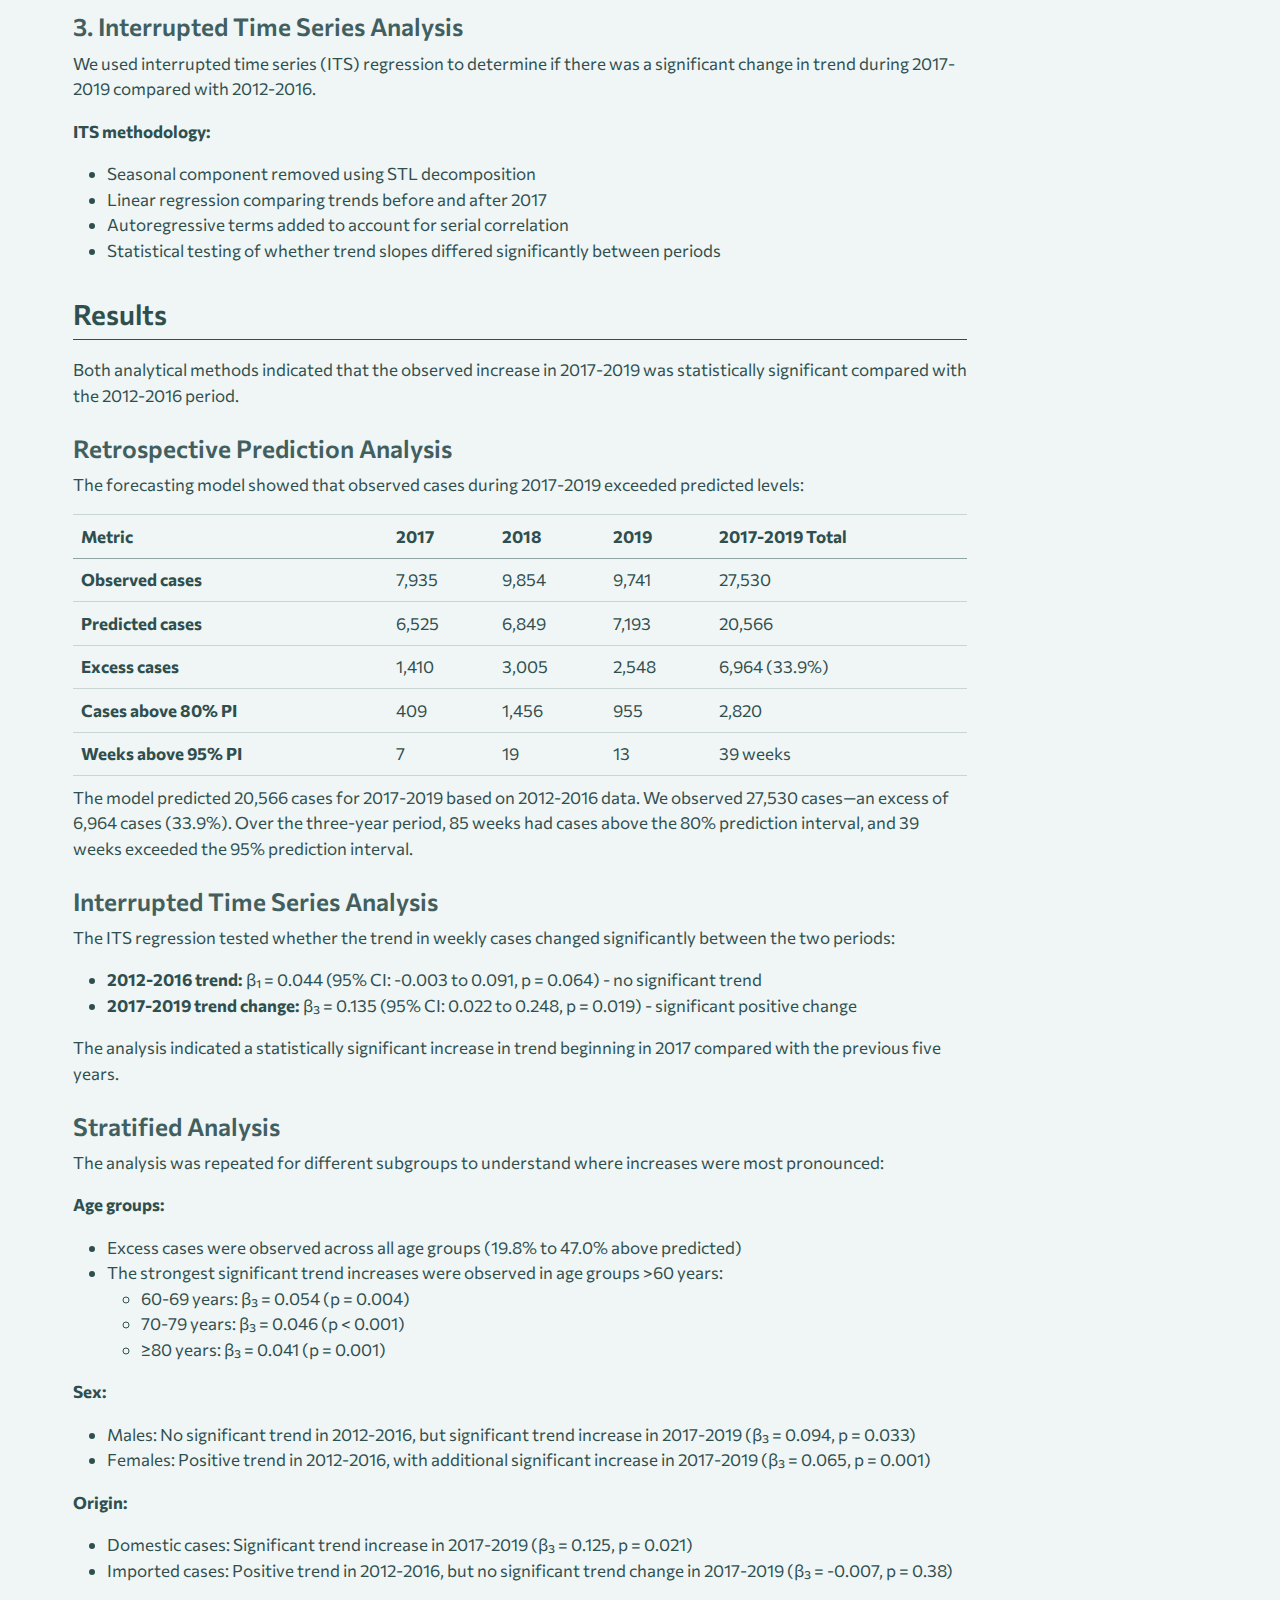
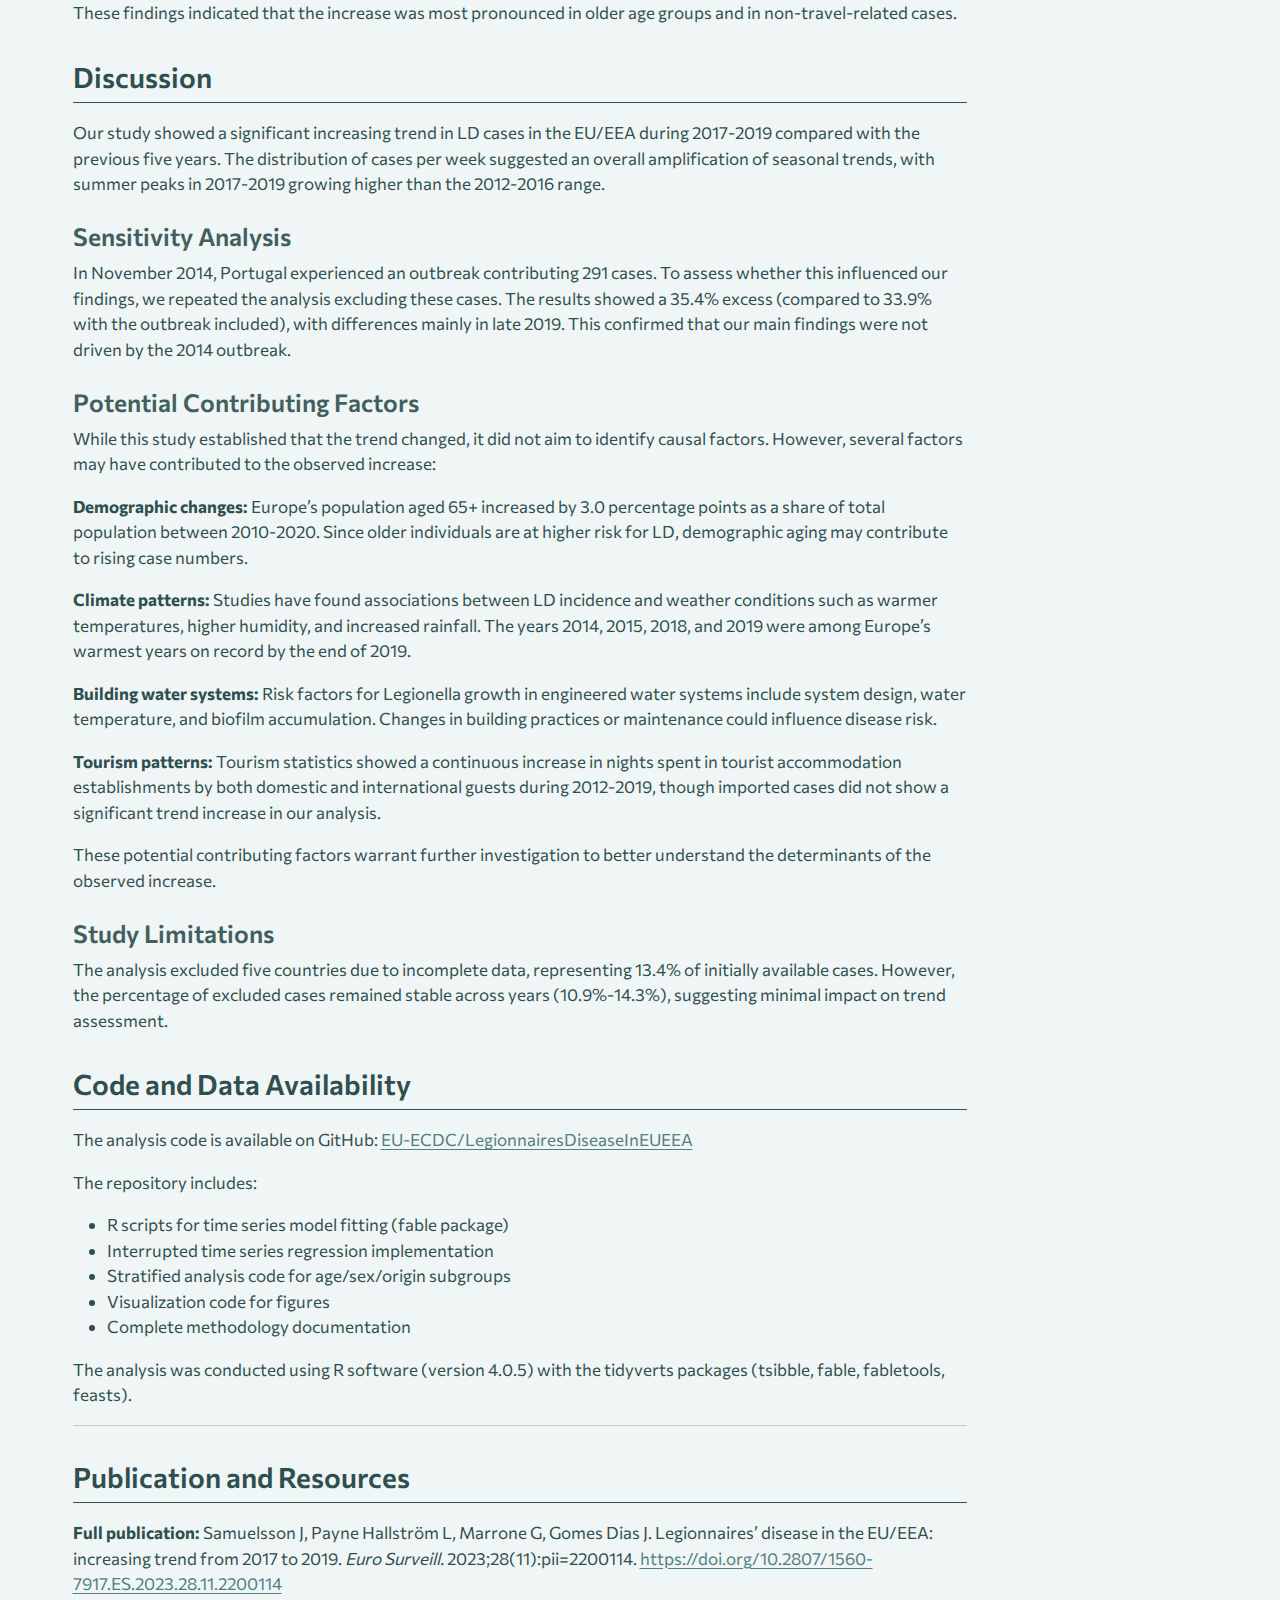
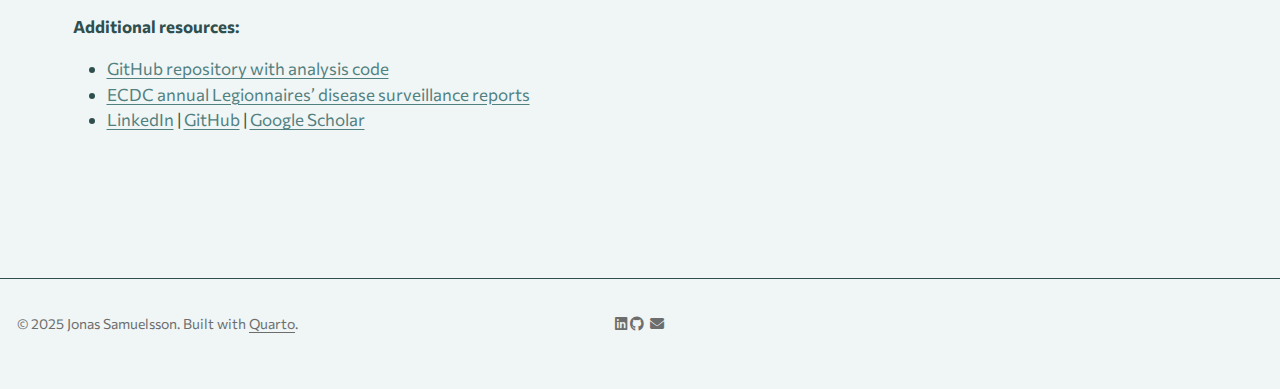
<file: docs/posts/2025-12-23-legionnaires-disease/index.html>
<!DOCTYPE html>
<html xmlns="http://www.w3.org/1999/xhtml" lang="en" xml:lang="en"><head>

<meta charset="utf-8">
<meta name="generator" content="quarto-1.7.32">

<meta name="viewport" content="width=device-width, initial-scale=1.0, user-scalable=yes">

<meta name="author" content="Jonas Samuelsson">
<meta name="dcterms.date" content="2023-03-16">
<meta name="description" content="How advanced time series analysis revealed a significant epidemiological shift across 25 European countries">

<title>Detecting Disease Trends: Statistical Evidence of Europe’s Rising Legionnaires’ Disease Burden – Jonas Samuelsson</title>
<style>
code{white-space: pre-wrap;}
span.smallcaps{font-variant: small-caps;}
div.columns{display: flex; gap: min(4vw, 1.5em);}
div.column{flex: auto; overflow-x: auto;}
div.hanging-indent{margin-left: 1.5em; text-indent: -1.5em;}
ul.task-list{list-style: none;}
ul.task-list li input[type="checkbox"] {
  width: 0.8em;
  margin: 0 0.8em 0.2em -1em; /* quarto-specific, see https://github.com/quarto-dev/quarto-cli/issues/4556 */ 
  vertical-align: middle;
}
</style>


<script src="../../site_libs/quarto-nav/quarto-nav.js"></script>
<script src="../../site_libs/quarto-nav/headroom.min.js"></script>
<script src="../../site_libs/clipboard/clipboard.min.js"></script>
<script src="../../site_libs/quarto-search/autocomplete.umd.js"></script>
<script src="../../site_libs/quarto-search/fuse.min.js"></script>
<script src="../../site_libs/quarto-search/quarto-search.js"></script>
<meta name="quarto:offset" content="../../">
<script src="../../site_libs/quarto-html/quarto.js" type="module"></script>
<script src="../../site_libs/quarto-html/tabsets/tabsets.js" type="module"></script>
<script src="../../site_libs/quarto-html/popper.min.js"></script>
<script src="../../site_libs/quarto-html/tippy.umd.min.js"></script>
<script src="../../site_libs/quarto-html/anchor.min.js"></script>
<link href="../../site_libs/quarto-html/tippy.css" rel="stylesheet">
<link href="../../site_libs/quarto-html/quarto-syntax-highlighting-37eea08aefeeee20ff55810ff984fec1.css" rel="stylesheet" id="quarto-text-highlighting-styles">
<script src="../../site_libs/bootstrap/bootstrap.min.js"></script>
<link href="../../site_libs/bootstrap/bootstrap-icons.css" rel="stylesheet">
<link href="../../site_libs/bootstrap/bootstrap-34e9bac5df10ac61b179e8130ae60399.min.css" rel="stylesheet" append-hash="true" id="quarto-bootstrap" data-mode="light">
<link href="../../site_libs/quarto-contrib/fontawesome6-0.1.0/all.css" rel="stylesheet">
<link href="../../site_libs/quarto-contrib/fontawesome6-0.1.0/latex-fontsize.css" rel="stylesheet">
<script id="quarto-search-options" type="application/json">{
  "location": "navbar",
  "copy-button": false,
  "collapse-after": 3,
  "panel-placement": "end",
  "type": "overlay",
  "limit": 50,
  "keyboard-shortcut": [
    "f",
    "/",
    "s"
  ],
  "show-item-context": false,
  "language": {
    "search-no-results-text": "No results",
    "search-matching-documents-text": "matching documents",
    "search-copy-link-title": "Copy link to search",
    "search-hide-matches-text": "Hide additional matches",
    "search-more-match-text": "more match in this document",
    "search-more-matches-text": "more matches in this document",
    "search-clear-button-title": "Clear",
    "search-text-placeholder": "",
    "search-detached-cancel-button-title": "Cancel",
    "search-submit-button-title": "Submit",
    "search-label": "Search"
  }
}</script>


</head>

<body class="nav-fixed quarto-light">

<div id="quarto-search-results"></div>
  <header id="quarto-header" class="headroom fixed-top">
    <nav class="navbar navbar-expand-lg " data-bs-theme="dark">
      <div class="navbar-container container-fluid">
      <div class="navbar-brand-container mx-auto">
    <a class="navbar-brand" href="../../index.html">
    <span class="navbar-title">Jonas Samuelsson</span>
    </a>
  </div>
            <div id="quarto-search" class="" title="Search"></div>
          <button class="navbar-toggler" type="button" data-bs-toggle="collapse" data-bs-target="#navbarCollapse" aria-controls="navbarCollapse" role="menu" aria-expanded="false" aria-label="Toggle navigation" onclick="if (window.quartoToggleHeadroom) { window.quartoToggleHeadroom(); }">
  <span class="navbar-toggler-icon"></span>
</button>
          <div class="collapse navbar-collapse" id="navbarCollapse">
            <ul class="navbar-nav navbar-nav-scroll me-auto">
  <li class="nav-item">
    <a class="nav-link" href="../../index.html"> 
<span class="menu-text">Home</span></a>
  </li>  
  <li class="nav-item">
    <a class="nav-link" href="../../projects.html"> 
<span class="menu-text">Projects</span></a>
  </li>  
  <li class="nav-item">
    <a class="nav-link" href="../../travel.html"> 
<span class="menu-text">Travel</span></a>
  </li>  
  <li class="nav-item">
    <a class="nav-link" href="../../media/CV_Jonas_Samuelsson.pdf"> 
<span class="menu-text">CV</span></a>
  </li>  
</ul>
          </div> <!-- /navcollapse -->
            <div class="quarto-navbar-tools">
</div>
      </div> <!-- /container-fluid -->
    </nav>
</header>
<!-- content -->
<div id="quarto-content" class="quarto-container page-columns page-rows-contents page-layout-full page-navbar">
<!-- sidebar -->
<!-- margin-sidebar -->
    <div id="quarto-margin-sidebar" class="sidebar margin-sidebar">
        <nav id="TOC" role="doc-toc" class="toc-active">
    <h2 id="toc-title">On this page</h2>
   
  <ul>
  <li><a href="#background" id="toc-background" class="nav-link active" data-scroll-target="#background">Background</a></li>
  <li><a href="#study-objectives" id="toc-study-objectives" class="nav-link" data-scroll-target="#study-objectives">Study Objectives</a></li>
  <li><a href="#methods" id="toc-methods" class="nav-link" data-scroll-target="#methods">Methods</a>
  <ul class="collapse">
  <li><a href="#data-collection" id="toc-data-collection" class="nav-link" data-scroll-target="#data-collection">1. Data Collection</a></li>
  <li><a href="#retrospective-prediction-model" id="toc-retrospective-prediction-model" class="nav-link" data-scroll-target="#retrospective-prediction-model">2. Retrospective Prediction Model</a></li>
  <li><a href="#interrupted-time-series-analysis" id="toc-interrupted-time-series-analysis" class="nav-link" data-scroll-target="#interrupted-time-series-analysis">3. Interrupted Time Series Analysis</a></li>
  </ul></li>
  <li><a href="#results" id="toc-results" class="nav-link" data-scroll-target="#results">Results</a>
  <ul class="collapse">
  <li><a href="#retrospective-prediction-analysis" id="toc-retrospective-prediction-analysis" class="nav-link" data-scroll-target="#retrospective-prediction-analysis">Retrospective Prediction Analysis</a></li>
  <li><a href="#interrupted-time-series-analysis-1" id="toc-interrupted-time-series-analysis-1" class="nav-link" data-scroll-target="#interrupted-time-series-analysis-1">Interrupted Time Series Analysis</a></li>
  <li><a href="#stratified-analysis" id="toc-stratified-analysis" class="nav-link" data-scroll-target="#stratified-analysis">Stratified Analysis</a></li>
  </ul></li>
  <li><a href="#discussion" id="toc-discussion" class="nav-link" data-scroll-target="#discussion">Discussion</a>
  <ul class="collapse">
  <li><a href="#sensitivity-analysis" id="toc-sensitivity-analysis" class="nav-link" data-scroll-target="#sensitivity-analysis">Sensitivity Analysis</a></li>
  <li><a href="#potential-contributing-factors" id="toc-potential-contributing-factors" class="nav-link" data-scroll-target="#potential-contributing-factors">Potential Contributing Factors</a></li>
  <li><a href="#study-limitations" id="toc-study-limitations" class="nav-link" data-scroll-target="#study-limitations">Study Limitations</a></li>
  </ul></li>
  <li><a href="#code-and-data-availability" id="toc-code-and-data-availability" class="nav-link" data-scroll-target="#code-and-data-availability">Code and Data Availability</a></li>
  <li><a href="#publication-and-resources" id="toc-publication-and-resources" class="nav-link" data-scroll-target="#publication-and-resources">Publication and Resources</a></li>
  </ul>
</nav>
    </div>
<!-- main -->
<main class="content column-page-left" id="quarto-document-content">

<header id="title-block-header" class="quarto-title-block default">
<div class="quarto-title">
<h1 class="title">Detecting Disease Trends: Statistical Evidence of Europe’s Rising Legionnaires’ Disease Burden</h1>
  <div class="quarto-categories">
    <div class="quarto-category">epidemiology</div>
    <div class="quarto-category">time-series-analysis</div>
    <div class="quarto-category">forecasting</div>
    <div class="quarto-category">public-health</div>
    <div class="quarto-category">R</div>
    <div class="quarto-category">surveillance</div>
  </div>
  </div>

<div>
  <div class="description">
    How advanced time series analysis revealed a significant epidemiological shift across 25 European countries
  </div>
</div>


<div class="quarto-title-meta column-page-left">

    <div>
    <div class="quarto-title-meta-heading">Author</div>
    <div class="quarto-title-meta-contents">
             <p>Jonas Samuelsson </p>
          </div>
  </div>
    
    <div>
    <div class="quarto-title-meta-heading">Published</div>
    <div class="quarto-title-meta-contents">
      <p class="date">March 16, 2023</p>
    </div>
  </div>
  
    
  </div>
  


</header>


<section id="background" class="level2">
<h2 class="anchored" data-anchor-id="background">Background</h2>
<p>The annual Legionnaires’ disease (LD) notification rate in the EU/EEA increased from 1.2-1.4 cases per 100,000 population during 2012-2016 to 1.8-2.2 per 100,000 during 2017-2019. Since there were no changes in the EU/EEA surveillance case definition, surveillance system, or reported outbreak events that could explain these increases, we hypothesized a change in disease trend.</p>
<p>As lead analyst at ECDC’s Scientific Methods and Standards Unit, I worked with colleagues to measure weekly excess cases during 2017-2019 based on previous trends and determine whether a significant change in trend had occurred.</p>
</section>
<section id="study-objectives" class="level2">
<h2 class="anchored" data-anchor-id="study-objectives">Study Objectives</h2>
<p>We aimed to:</p>
<ol type="1">
<li>Analyze whether the number of observed cases in the EU/EEA during 2017-2019 was statistically significantly higher compared with 2012-2016</li>
<li>Estimate any significant change (increase) in trend in 2017-2019 compared with 2012-2016</li>
<li>Assess if there were differences according to age, sex, or importation of infection</li>
</ol>
<p>Understanding whether this represented a genuine trend change versus natural variation would help inform public health surveillance priorities and prevention strategies across Europe.</p>
</section>
<section id="methods" class="level2">
<h2 class="anchored" data-anchor-id="methods">Methods</h2>
<p>We used two complementary time series analysis methods to assess the observed increase.</p>
<section id="data-collection" class="level3">
<h3 class="anchored" data-anchor-id="data-collection">1. Data Collection</h3>
<p>We analyzed data from ECDC’s European Surveillance System (TESSy):</p>
<ul>
<li><strong>55,821 Legionnaires’ disease cases</strong> from 25 EU/EEA countries</li>
<li><strong>Study period:</strong> 2012-2019 (8 years of weekly data)</li>
<li><strong>Standardized case definitions</strong> ensuring comparability across countries</li>
</ul>
<p>Five countries were excluded due to lack of weekly date variables or importation status information (Germany, Bulgaria, Luxembourg, Croatia, Iceland), representing 13.4% of the initial dataset.</p>
</section>
<section id="retrospective-prediction-model" class="level3">
<h3 class="anchored" data-anchor-id="retrospective-prediction-model">2. Retrospective Prediction Model</h3>
<p>We created a retrospective prediction of LD cases in 2017-2019 based on 2012-2016 data using harmonic regression models with ARIMA errors.</p>
<p><strong>Model components:</strong></p>
<ul>
<li>Fourier terms to capture seasonal patterns</li>
<li>ARIMA components for trend and autocorrelation<br>
</li>
<li>Log transformation of observed data</li>
<li>Automated model selection using Akaike Information Criterion (AIC)</li>
</ul>
<p>This approach allowed us to estimate what case numbers would have been expected in 2017-2019 if the 2012-2016 pattern had continued, then compare observed versus predicted cases.</p>
</section>
<section id="interrupted-time-series-analysis" class="level3">
<h3 class="anchored" data-anchor-id="interrupted-time-series-analysis">3. Interrupted Time Series Analysis</h3>
<p>We used interrupted time series (ITS) regression to determine if there was a significant change in trend during 2017-2019 compared with 2012-2016.</p>
<p><strong>ITS methodology:</strong></p>
<ul>
<li>Seasonal component removed using STL decomposition</li>
<li>Linear regression comparing trends before and after 2017</li>
<li>Autoregressive terms added to account for serial correlation</li>
<li>Statistical testing of whether trend slopes differed significantly between periods</li>
</ul>
</section>
</section>
<section id="results" class="level2">
<h2 class="anchored" data-anchor-id="results">Results</h2>
<p>Both analytical methods indicated that the observed increase in 2017-2019 was statistically significant compared with the 2012-2016 period.</p>
<section id="retrospective-prediction-analysis" class="level3">
<h3 class="anchored" data-anchor-id="retrospective-prediction-analysis">Retrospective Prediction Analysis</h3>
<p>The forecasting model showed that observed cases during 2017-2019 exceeded predicted levels:</p>
<table class="caption-top table">
<thead>
<tr class="header">
<th>Metric</th>
<th>2017</th>
<th>2018</th>
<th>2019</th>
<th>2017-2019 Total</th>
</tr>
</thead>
<tbody>
<tr class="odd">
<td><strong>Observed cases</strong></td>
<td>7,935</td>
<td>9,854</td>
<td>9,741</td>
<td>27,530</td>
</tr>
<tr class="even">
<td><strong>Predicted cases</strong></td>
<td>6,525</td>
<td>6,849</td>
<td>7,193</td>
<td>20,566</td>
</tr>
<tr class="odd">
<td><strong>Excess cases</strong></td>
<td>1,410</td>
<td>3,005</td>
<td>2,548</td>
<td>6,964 (33.9%)</td>
</tr>
<tr class="even">
<td><strong>Cases above 80% PI</strong></td>
<td>409</td>
<td>1,456</td>
<td>955</td>
<td>2,820</td>
</tr>
<tr class="odd">
<td><strong>Weeks above 95% PI</strong></td>
<td>7</td>
<td>19</td>
<td>13</td>
<td>39 weeks</td>
</tr>
</tbody>
</table>
<p>The model predicted 20,566 cases for 2017-2019 based on 2012-2016 data. We observed 27,530 cases—an excess of 6,964 cases (33.9%). Over the three-year period, 85 weeks had cases above the 80% prediction interval, and 39 weeks exceeded the 95% prediction interval.</p>
</section>
<section id="interrupted-time-series-analysis-1" class="level3">
<h3 class="anchored" data-anchor-id="interrupted-time-series-analysis-1">Interrupted Time Series Analysis</h3>
<p>The ITS regression tested whether the trend in weekly cases changed significantly between the two periods:</p>
<ul>
<li><strong>2012-2016 trend:</strong> β₁ = 0.044 (95% CI: -0.003 to 0.091, p = 0.064) - no significant trend</li>
<li><strong>2017-2019 trend change:</strong> β₃ = 0.135 (95% CI: 0.022 to 0.248, p = 0.019) - significant positive change</li>
</ul>
<p>The analysis indicated a statistically significant increase in trend beginning in 2017 compared with the previous five years.</p>
</section>
<section id="stratified-analysis" class="level3">
<h3 class="anchored" data-anchor-id="stratified-analysis">Stratified Analysis</h3>
<p>The analysis was repeated for different subgroups to understand where increases were most pronounced:</p>
<p><strong>Age groups:</strong></p>
<ul>
<li>Excess cases were observed across all age groups (19.8% to 47.0% above predicted)</li>
<li>The strongest significant trend increases were observed in age groups &gt;60 years:
<ul>
<li>60-69 years: β₃ = 0.054 (p = 0.004)</li>
<li>70-79 years: β₃ = 0.046 (p &lt; 0.001)</li>
<li>≥80 years: β₃ = 0.041 (p = 0.001)</li>
</ul></li>
</ul>
<p><strong>Sex:</strong></p>
<ul>
<li>Males: No significant trend in 2012-2016, but significant trend increase in 2017-2019 (β₃ = 0.094, p = 0.033)</li>
<li>Females: Positive trend in 2012-2016, with additional significant increase in 2017-2019 (β₃ = 0.065, p = 0.001)</li>
</ul>
<p><strong>Origin:</strong></p>
<ul>
<li>Domestic cases: Significant trend increase in 2017-2019 (β₃ = 0.125, p = 0.021)</li>
<li>Imported cases: Positive trend in 2012-2016, but no significant trend change in 2017-2019 (β₃ = -0.007, p = 0.38)</li>
</ul>
<p>These findings indicated that the increase was most pronounced in older age groups and in non-travel-related cases.</p>
</section>
</section>
<section id="discussion" class="level2">
<h2 class="anchored" data-anchor-id="discussion">Discussion</h2>
<p>Our study showed a significant increasing trend in LD cases in the EU/EEA during 2017-2019 compared with the previous five years. The distribution of cases per week suggested an overall amplification of seasonal trends, with summer peaks in 2017-2019 growing higher than the 2012-2016 range.</p>
<section id="sensitivity-analysis" class="level3">
<h3 class="anchored" data-anchor-id="sensitivity-analysis">Sensitivity Analysis</h3>
<p>In November 2014, Portugal experienced an outbreak contributing 291 cases. To assess whether this influenced our findings, we repeated the analysis excluding these cases. The results showed a 35.4% excess (compared to 33.9% with the outbreak included), with differences mainly in late 2019. This confirmed that our main findings were not driven by the 2014 outbreak.</p>
</section>
<section id="potential-contributing-factors" class="level3">
<h3 class="anchored" data-anchor-id="potential-contributing-factors">Potential Contributing Factors</h3>
<p>While this study established that the trend changed, it did not aim to identify causal factors. However, several factors may have contributed to the observed increase:</p>
<p><strong>Demographic changes:</strong> Europe’s population aged 65+ increased by 3.0 percentage points as a share of total population between 2010-2020. Since older individuals are at higher risk for LD, demographic aging may contribute to rising case numbers.</p>
<p><strong>Climate patterns:</strong> Studies have found associations between LD incidence and weather conditions such as warmer temperatures, higher humidity, and increased rainfall. The years 2014, 2015, 2018, and 2019 were among Europe’s warmest years on record by the end of 2019.</p>
<p><strong>Building water systems:</strong> Risk factors for Legionella growth in engineered water systems include system design, water temperature, and biofilm accumulation. Changes in building practices or maintenance could influence disease risk.</p>
<p><strong>Tourism patterns:</strong> Tourism statistics showed a continuous increase in nights spent in tourist accommodation establishments by both domestic and international guests during 2012-2019, though imported cases did not show a significant trend increase in our analysis.</p>
<p>These potential contributing factors warrant further investigation to better understand the determinants of the observed increase.</p>
</section>
<section id="study-limitations" class="level3">
<h3 class="anchored" data-anchor-id="study-limitations">Study Limitations</h3>
<p>The analysis excluded five countries due to incomplete data, representing 13.4% of initially available cases. However, the percentage of excluded cases remained stable across years (10.9%-14.3%), suggesting minimal impact on trend assessment.</p>
</section>
</section>
<section id="code-and-data-availability" class="level2">
<h2 class="anchored" data-anchor-id="code-and-data-availability">Code and Data Availability</h2>
<p>The analysis code is available on GitHub: <a href="https://github.com/EU-ECDC/LegionnairesDiseaseInEUEEA">EU-ECDC/LegionnairesDiseaseInEUEEA</a></p>
<p>The repository includes:</p>
<ul>
<li>R scripts for time series model fitting (fable package)</li>
<li>Interrupted time series regression implementation<br>
</li>
<li>Stratified analysis code for age/sex/origin subgroups</li>
<li>Visualization code for figures</li>
<li>Complete methodology documentation</li>
</ul>
<p>The analysis was conducted using R software (version 4.0.5) with the tidyverts packages (tsibble, fable, fabletools, feasts).</p>
<hr>
</section>
<section id="publication-and-resources" class="level2">
<h2 class="anchored" data-anchor-id="publication-and-resources">Publication and Resources</h2>
<p><strong>Full publication:</strong> Samuelsson J, Payne Hallström L, Marrone G, Gomes Dias J. Legionnaires’ disease in the EU/EEA: increasing trend from 2017 to 2019. <em>Euro Surveill.</em> 2023;28(11):pii=2200114. <a href="https://doi.org/10.2807/1560-7917.ES.2023.28.11.2200114">https://doi.org/10.2807/1560-7917.ES.2023.28.11.2200114</a></p>
<p><strong>Additional resources:</strong></p>
<ul>
<li><a href="https://github.com/EU-ECDC/LegionnairesDiseaseInEUEEA">GitHub repository with analysis code</a></li>
<li><a href="https://www.ecdc.europa.eu/en/legionnaires-disease">ECDC annual Legionnaires’ disease surveillance reports</a></li>
<li><a href="https://linkedin.com/in/jonsam19">LinkedIn</a> | <a href="https://github.com/jonsam19">GitHub</a> | <a href="https://scholar.google.com/citations?user=rXyIKPUAAAAJ">Google Scholar</a></li>
</ul>


</section>

</main> <!-- /main -->
<script id="quarto-html-after-body" type="application/javascript">
  window.document.addEventListener("DOMContentLoaded", function (event) {
    const icon = "";
    const anchorJS = new window.AnchorJS();
    anchorJS.options = {
      placement: 'right',
      icon: icon
    };
    anchorJS.add('.anchored');
    const isCodeAnnotation = (el) => {
      for (const clz of el.classList) {
        if (clz.startsWith('code-annotation-')) {                     
          return true;
        }
      }
      return false;
    }
    const onCopySuccess = function(e) {
      // button target
      const button = e.trigger;
      // don't keep focus
      button.blur();
      // flash "checked"
      button.classList.add('code-copy-button-checked');
      var currentTitle = button.getAttribute("title");
      button.setAttribute("title", "Copied!");
      let tooltip;
      if (window.bootstrap) {
        button.setAttribute("data-bs-toggle", "tooltip");
        button.setAttribute("data-bs-placement", "left");
        button.setAttribute("data-bs-title", "Copied!");
        tooltip = new bootstrap.Tooltip(button, 
          { trigger: "manual", 
            customClass: "code-copy-button-tooltip",
            offset: [0, -8]});
        tooltip.show();    
      }
      setTimeout(function() {
        if (tooltip) {
          tooltip.hide();
          button.removeAttribute("data-bs-title");
          button.removeAttribute("data-bs-toggle");
          button.removeAttribute("data-bs-placement");
        }
        button.setAttribute("title", currentTitle);
        button.classList.remove('code-copy-button-checked');
      }, 1000);
      // clear code selection
      e.clearSelection();
    }
    const getTextToCopy = function(trigger) {
        const codeEl = trigger.previousElementSibling.cloneNode(true);
        for (const childEl of codeEl.children) {
          if (isCodeAnnotation(childEl)) {
            childEl.remove();
          }
        }
        return codeEl.innerText;
    }
    const clipboard = new window.ClipboardJS('.code-copy-button:not([data-in-quarto-modal])', {
      text: getTextToCopy
    });
    clipboard.on('success', onCopySuccess);
    if (window.document.getElementById('quarto-embedded-source-code-modal')) {
      const clipboardModal = new window.ClipboardJS('.code-copy-button[data-in-quarto-modal]', {
        text: getTextToCopy,
        container: window.document.getElementById('quarto-embedded-source-code-modal')
      });
      clipboardModal.on('success', onCopySuccess);
    }
      var localhostRegex = new RegExp(/^(?:http|https):\/\/localhost\:?[0-9]*\//);
      var mailtoRegex = new RegExp(/^mailto:/);
        var filterRegex = new RegExp('/' + window.location.host + '/');
      var isInternal = (href) => {
          return filterRegex.test(href) || localhostRegex.test(href) || mailtoRegex.test(href);
      }
      // Inspect non-navigation links and adorn them if external
     var links = window.document.querySelectorAll('a[href]:not(.nav-link):not(.navbar-brand):not(.toc-action):not(.sidebar-link):not(.sidebar-item-toggle):not(.pagination-link):not(.no-external):not([aria-hidden]):not(.dropdown-item):not(.quarto-navigation-tool):not(.about-link)');
      for (var i=0; i<links.length; i++) {
        const link = links[i];
        if (!isInternal(link.href)) {
          // undo the damage that might have been done by quarto-nav.js in the case of
          // links that we want to consider external
          if (link.dataset.originalHref !== undefined) {
            link.href = link.dataset.originalHref;
          }
        }
      }
    function tippyHover(el, contentFn, onTriggerFn, onUntriggerFn) {
      const config = {
        allowHTML: true,
        maxWidth: 500,
        delay: 100,
        arrow: false,
        appendTo: function(el) {
            return el.parentElement;
        },
        interactive: true,
        interactiveBorder: 10,
        theme: 'quarto',
        placement: 'bottom-start',
      };
      if (contentFn) {
        config.content = contentFn;
      }
      if (onTriggerFn) {
        config.onTrigger = onTriggerFn;
      }
      if (onUntriggerFn) {
        config.onUntrigger = onUntriggerFn;
      }
      window.tippy(el, config); 
    }
    const noterefs = window.document.querySelectorAll('a[role="doc-noteref"]');
    for (var i=0; i<noterefs.length; i++) {
      const ref = noterefs[i];
      tippyHover(ref, function() {
        // use id or data attribute instead here
        let href = ref.getAttribute('data-footnote-href') || ref.getAttribute('href');
        try { href = new URL(href).hash; } catch {}
        const id = href.replace(/^#\/?/, "");
        const note = window.document.getElementById(id);
        if (note) {
          return note.innerHTML;
        } else {
          return "";
        }
      });
    }
    const xrefs = window.document.querySelectorAll('a.quarto-xref');
    const processXRef = (id, note) => {
      // Strip column container classes
      const stripColumnClz = (el) => {
        el.classList.remove("page-full", "page-columns");
        if (el.children) {
          for (const child of el.children) {
            stripColumnClz(child);
          }
        }
      }
      stripColumnClz(note)
      if (id === null || id.startsWith('sec-')) {
        // Special case sections, only their first couple elements
        const container = document.createElement("div");
        if (note.children && note.children.length > 2) {
          container.appendChild(note.children[0].cloneNode(true));
          for (let i = 1; i < note.children.length; i++) {
            const child = note.children[i];
            if (child.tagName === "P" && child.innerText === "") {
              continue;
            } else {
              container.appendChild(child.cloneNode(true));
              break;
            }
          }
          if (window.Quarto?.typesetMath) {
            window.Quarto.typesetMath(container);
          }
          return container.innerHTML
        } else {
          if (window.Quarto?.typesetMath) {
            window.Quarto.typesetMath(note);
          }
          return note.innerHTML;
        }
      } else {
        // Remove any anchor links if they are present
        const anchorLink = note.querySelector('a.anchorjs-link');
        if (anchorLink) {
          anchorLink.remove();
        }
        if (window.Quarto?.typesetMath) {
          window.Quarto.typesetMath(note);
        }
        if (note.classList.contains("callout")) {
          return note.outerHTML;
        } else {
          return note.innerHTML;
        }
      }
    }
    for (var i=0; i<xrefs.length; i++) {
      const xref = xrefs[i];
      tippyHover(xref, undefined, function(instance) {
        instance.disable();
        let url = xref.getAttribute('href');
        let hash = undefined; 
        if (url.startsWith('#')) {
          hash = url;
        } else {
          try { hash = new URL(url).hash; } catch {}
        }
        if (hash) {
          const id = hash.replace(/^#\/?/, "");
          const note = window.document.getElementById(id);
          if (note !== null) {
            try {
              const html = processXRef(id, note.cloneNode(true));
              instance.setContent(html);
            } finally {
              instance.enable();
              instance.show();
            }
          } else {
            // See if we can fetch this
            fetch(url.split('#')[0])
            .then(res => res.text())
            .then(html => {
              const parser = new DOMParser();
              const htmlDoc = parser.parseFromString(html, "text/html");
              const note = htmlDoc.getElementById(id);
              if (note !== null) {
                const html = processXRef(id, note);
                instance.setContent(html);
              } 
            }).finally(() => {
              instance.enable();
              instance.show();
            });
          }
        } else {
          // See if we can fetch a full url (with no hash to target)
          // This is a special case and we should probably do some content thinning / targeting
          fetch(url)
          .then(res => res.text())
          .then(html => {
            const parser = new DOMParser();
            const htmlDoc = parser.parseFromString(html, "text/html");
            const note = htmlDoc.querySelector('main.content');
            if (note !== null) {
              // This should only happen for chapter cross references
              // (since there is no id in the URL)
              // remove the first header
              if (note.children.length > 0 && note.children[0].tagName === "HEADER") {
                note.children[0].remove();
              }
              const html = processXRef(null, note);
              instance.setContent(html);
            } 
          }).finally(() => {
            instance.enable();
            instance.show();
          });
        }
      }, function(instance) {
      });
    }
        let selectedAnnoteEl;
        const selectorForAnnotation = ( cell, annotation) => {
          let cellAttr = 'data-code-cell="' + cell + '"';
          let lineAttr = 'data-code-annotation="' +  annotation + '"';
          const selector = 'span[' + cellAttr + '][' + lineAttr + ']';
          return selector;
        }
        const selectCodeLines = (annoteEl) => {
          const doc = window.document;
          const targetCell = annoteEl.getAttribute("data-target-cell");
          const targetAnnotation = annoteEl.getAttribute("data-target-annotation");
          const annoteSpan = window.document.querySelector(selectorForAnnotation(targetCell, targetAnnotation));
          const lines = annoteSpan.getAttribute("data-code-lines").split(",");
          const lineIds = lines.map((line) => {
            return targetCell + "-" + line;
          })
          let top = null;
          let height = null;
          let parent = null;
          if (lineIds.length > 0) {
              //compute the position of the single el (top and bottom and make a div)
              const el = window.document.getElementById(lineIds[0]);
              top = el.offsetTop;
              height = el.offsetHeight;
              parent = el.parentElement.parentElement;
            if (lineIds.length > 1) {
              const lastEl = window.document.getElementById(lineIds[lineIds.length - 1]);
              const bottom = lastEl.offsetTop + lastEl.offsetHeight;
              height = bottom - top;
            }
            if (top !== null && height !== null && parent !== null) {
              // cook up a div (if necessary) and position it 
              let div = window.document.getElementById("code-annotation-line-highlight");
              if (div === null) {
                div = window.document.createElement("div");
                div.setAttribute("id", "code-annotation-line-highlight");
                div.style.position = 'absolute';
                parent.appendChild(div);
              }
              div.style.top = top - 2 + "px";
              div.style.height = height + 4 + "px";
              div.style.left = 0;
              let gutterDiv = window.document.getElementById("code-annotation-line-highlight-gutter");
              if (gutterDiv === null) {
                gutterDiv = window.document.createElement("div");
                gutterDiv.setAttribute("id", "code-annotation-line-highlight-gutter");
                gutterDiv.style.position = 'absolute';
                const codeCell = window.document.getElementById(targetCell);
                const gutter = codeCell.querySelector('.code-annotation-gutter');
                gutter.appendChild(gutterDiv);
              }
              gutterDiv.style.top = top - 2 + "px";
              gutterDiv.style.height = height + 4 + "px";
            }
            selectedAnnoteEl = annoteEl;
          }
        };
        const unselectCodeLines = () => {
          const elementsIds = ["code-annotation-line-highlight", "code-annotation-line-highlight-gutter"];
          elementsIds.forEach((elId) => {
            const div = window.document.getElementById(elId);
            if (div) {
              div.remove();
            }
          });
          selectedAnnoteEl = undefined;
        };
          // Handle positioning of the toggle
      window.addEventListener(
        "resize",
        throttle(() => {
          elRect = undefined;
          if (selectedAnnoteEl) {
            selectCodeLines(selectedAnnoteEl);
          }
        }, 10)
      );
      function throttle(fn, ms) {
      let throttle = false;
      let timer;
        return (...args) => {
          if(!throttle) { // first call gets through
              fn.apply(this, args);
              throttle = true;
          } else { // all the others get throttled
              if(timer) clearTimeout(timer); // cancel #2
              timer = setTimeout(() => {
                fn.apply(this, args);
                timer = throttle = false;
              }, ms);
          }
        };
      }
        // Attach click handler to the DT
        const annoteDls = window.document.querySelectorAll('dt[data-target-cell]');
        for (const annoteDlNode of annoteDls) {
          annoteDlNode.addEventListener('click', (event) => {
            const clickedEl = event.target;
            if (clickedEl !== selectedAnnoteEl) {
              unselectCodeLines();
              const activeEl = window.document.querySelector('dt[data-target-cell].code-annotation-active');
              if (activeEl) {
                activeEl.classList.remove('code-annotation-active');
              }
              selectCodeLines(clickedEl);
              clickedEl.classList.add('code-annotation-active');
            } else {
              // Unselect the line
              unselectCodeLines();
              clickedEl.classList.remove('code-annotation-active');
            }
          });
        }
    const findCites = (el) => {
      const parentEl = el.parentElement;
      if (parentEl) {
        const cites = parentEl.dataset.cites;
        if (cites) {
          return {
            el,
            cites: cites.split(' ')
          };
        } else {
          return findCites(el.parentElement)
        }
      } else {
        return undefined;
      }
    };
    var bibliorefs = window.document.querySelectorAll('a[role="doc-biblioref"]');
    for (var i=0; i<bibliorefs.length; i++) {
      const ref = bibliorefs[i];
      const citeInfo = findCites(ref);
      if (citeInfo) {
        tippyHover(citeInfo.el, function() {
          var popup = window.document.createElement('div');
          citeInfo.cites.forEach(function(cite) {
            var citeDiv = window.document.createElement('div');
            citeDiv.classList.add('hanging-indent');
            citeDiv.classList.add('csl-entry');
            var biblioDiv = window.document.getElementById('ref-' + cite);
            if (biblioDiv) {
              citeDiv.innerHTML = biblioDiv.innerHTML;
            }
            popup.appendChild(citeDiv);
          });
          return popup.innerHTML;
        });
      }
    }
  });
  </script>
</div> <!-- /content -->
<footer class="footer">
  <div class="nav-footer">
    <div class="nav-footer-left">
<p>© 2025 Jonas Samuelsson. Built with <a href="https://quarto.org/">Quarto</a>.</p>
</div>   
    <div class="nav-footer-center">
<p><a href="https://www.linkedin.com/in/jonsam19/"><i class="fa-brands fa-linkedin" aria-label="linkedin"></i></a> <a href="https://github.com/jonsam19"><i class="fa-brands fa-github" aria-label="github"></i></a> <a href="https://scholar.google.com/citations?user=rXyIKPUAAAAJ&amp;hl=en"><i class="fa-brands fa-google-scholar" aria-label="google-scholar"></i></a> <a href="mailto:jonas.samuelsson19@gmail.com"><i class="fa-solid fa-envelope" aria-label="envelope"></i></a></p>
</div>
    <div class="nav-footer-right">
      &nbsp;
    </div>
  </div>
</footer>




</body></html>
</file>
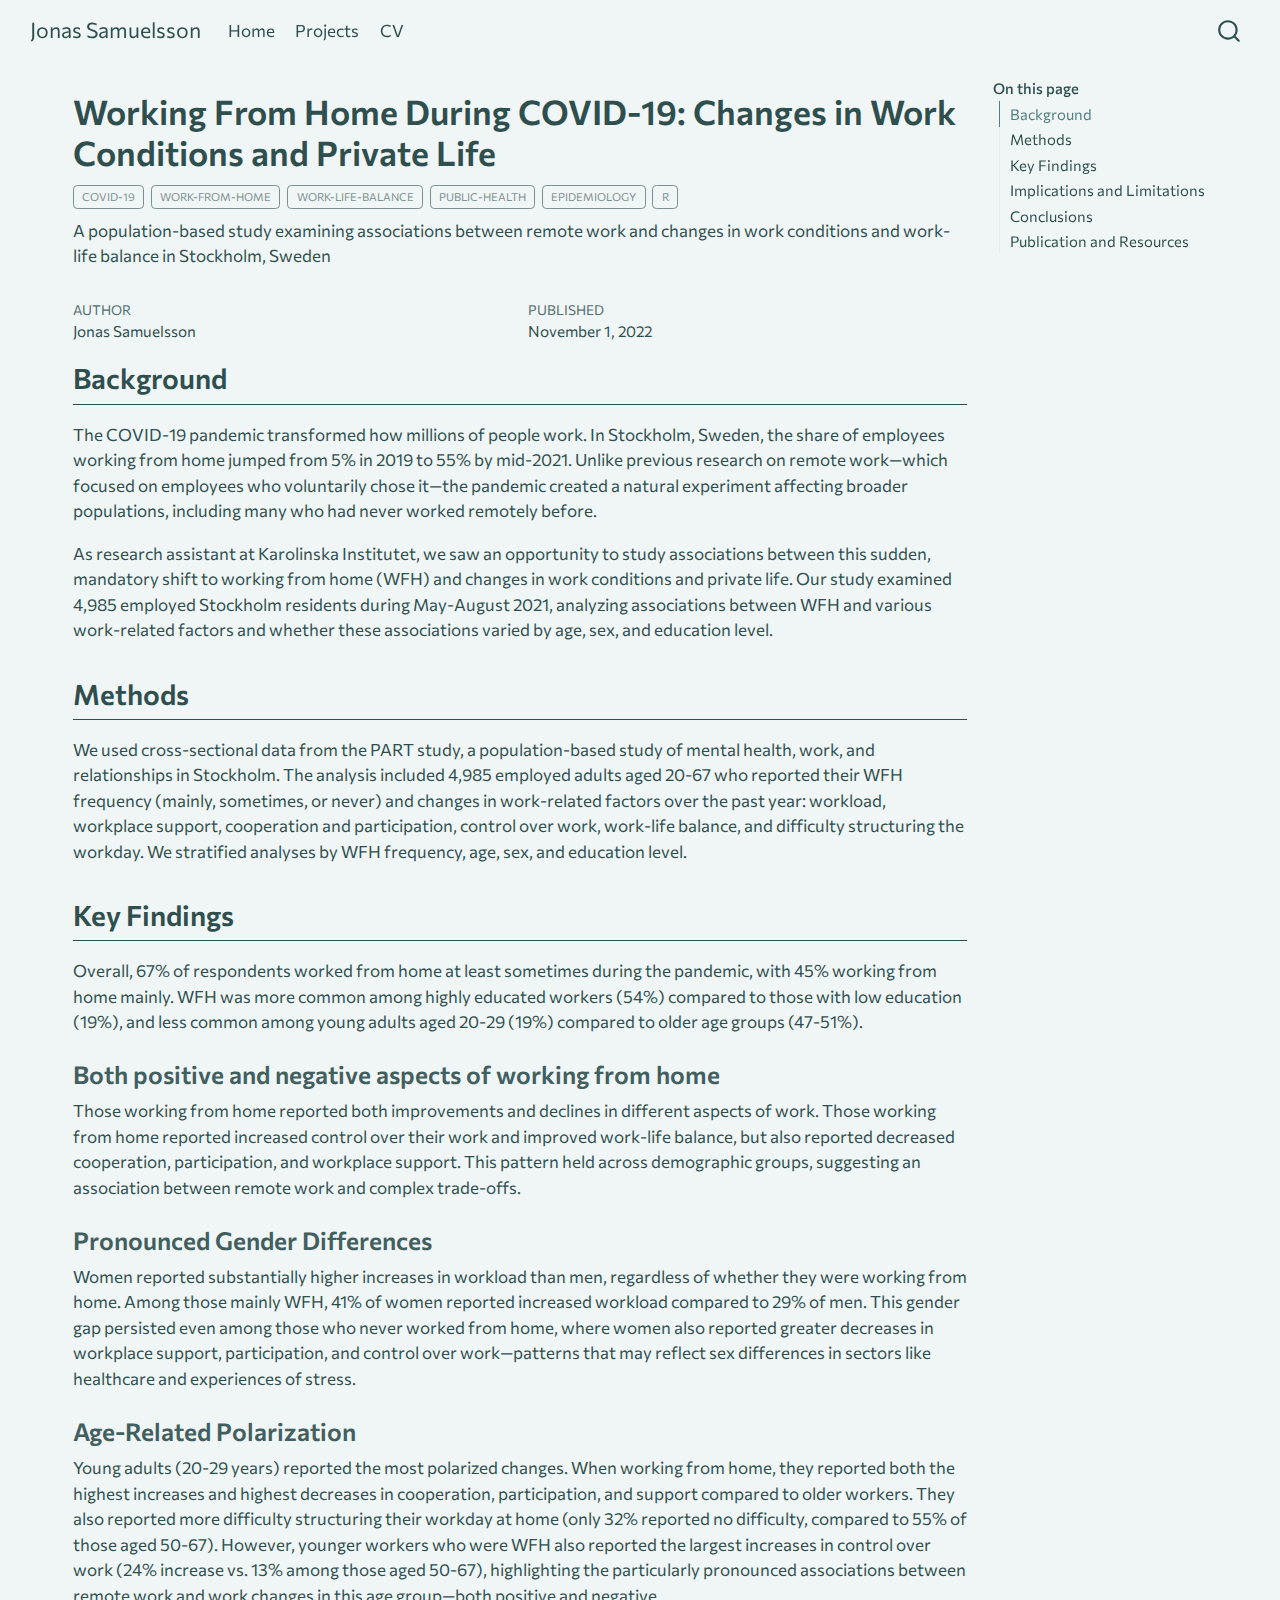
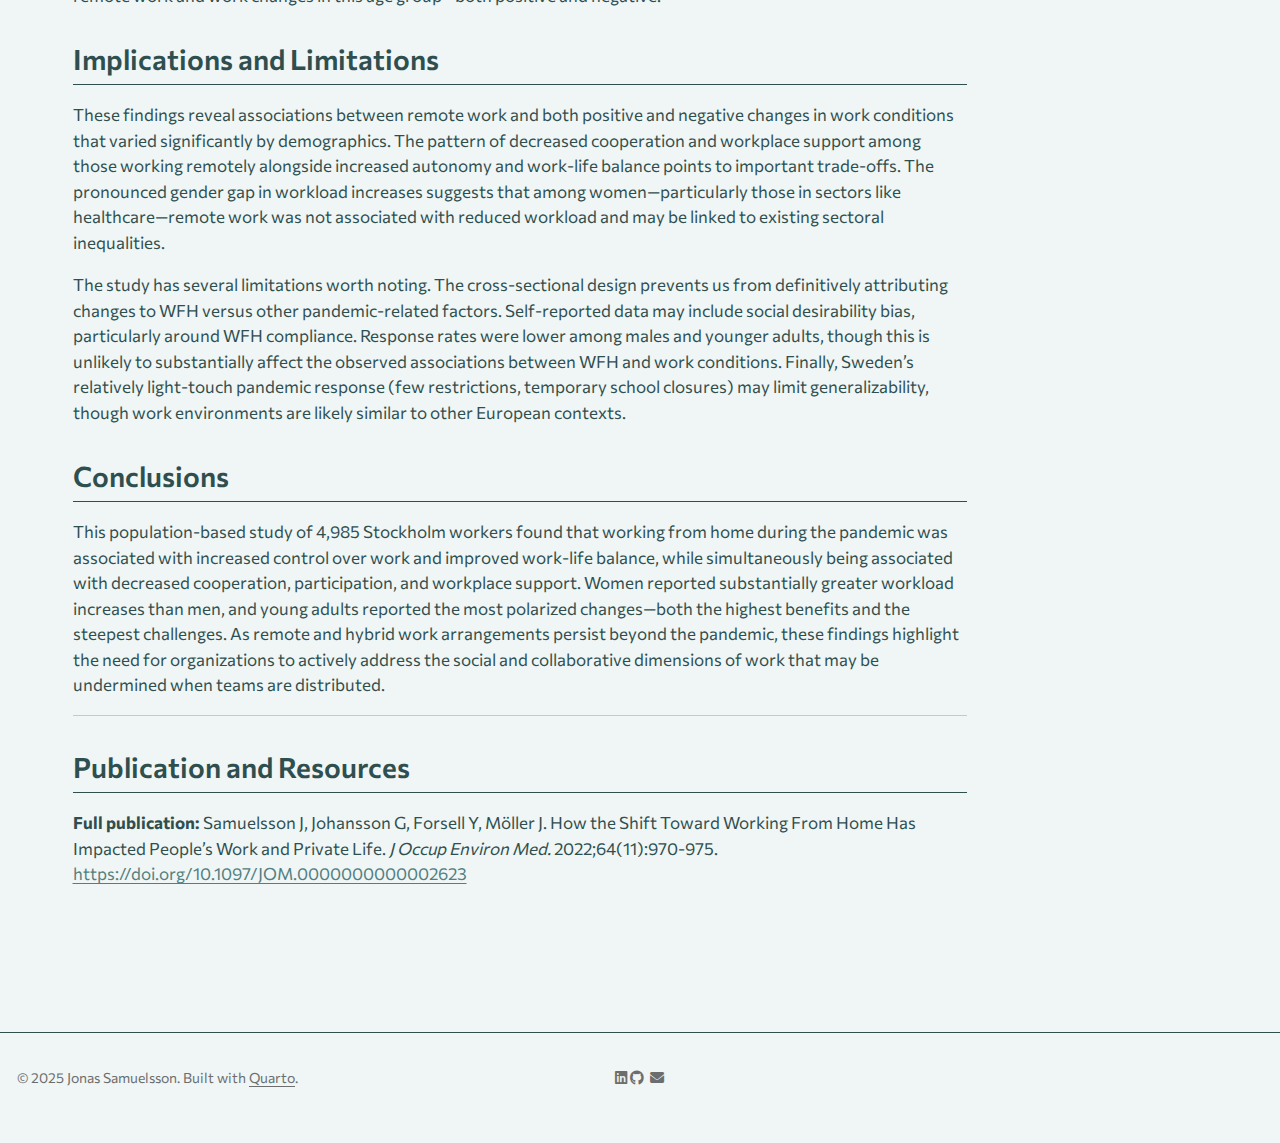
<file: docs/posts/2025-12-23-wfh-covid/index.html>
<!DOCTYPE html>
<html xmlns="http://www.w3.org/1999/xhtml" lang="en" xml:lang="en"><head>

<meta charset="utf-8">
<meta name="generator" content="quarto-1.7.32">

<meta name="viewport" content="width=device-width, initial-scale=1.0, user-scalable=yes">

<meta name="author" content="Jonas Samuelsson">
<meta name="dcterms.date" content="2022-11-01">
<meta name="description" content="A population-based study examining associations between remote work and changes in work conditions and work-life balance in Stockholm, Sweden">

<title>Working From Home During COVID-19: Changes in Work Conditions and Private Life – Jonas Samuelsson</title>
<style>
code{white-space: pre-wrap;}
span.smallcaps{font-variant: small-caps;}
div.columns{display: flex; gap: min(4vw, 1.5em);}
div.column{flex: auto; overflow-x: auto;}
div.hanging-indent{margin-left: 1.5em; text-indent: -1.5em;}
ul.task-list{list-style: none;}
ul.task-list li input[type="checkbox"] {
  width: 0.8em;
  margin: 0 0.8em 0.2em -1em; /* quarto-specific, see https://github.com/quarto-dev/quarto-cli/issues/4556 */ 
  vertical-align: middle;
}
</style>


<script src="../../site_libs/quarto-nav/quarto-nav.js"></script>
<script src="../../site_libs/quarto-nav/headroom.min.js"></script>
<script src="../../site_libs/clipboard/clipboard.min.js"></script>
<script src="../../site_libs/quarto-search/autocomplete.umd.js"></script>
<script src="../../site_libs/quarto-search/fuse.min.js"></script>
<script src="../../site_libs/quarto-search/quarto-search.js"></script>
<meta name="quarto:offset" content="../../">
<script src="../../site_libs/quarto-html/quarto.js" type="module"></script>
<script src="../../site_libs/quarto-html/tabsets/tabsets.js" type="module"></script>
<script src="../../site_libs/quarto-html/popper.min.js"></script>
<script src="../../site_libs/quarto-html/tippy.umd.min.js"></script>
<script src="../../site_libs/quarto-html/anchor.min.js"></script>
<link href="../../site_libs/quarto-html/tippy.css" rel="stylesheet">
<link href="../../site_libs/quarto-html/quarto-syntax-highlighting-37eea08aefeeee20ff55810ff984fec1.css" rel="stylesheet" id="quarto-text-highlighting-styles">
<script src="../../site_libs/bootstrap/bootstrap.min.js"></script>
<link href="../../site_libs/bootstrap/bootstrap-icons.css" rel="stylesheet">
<link href="../../site_libs/bootstrap/bootstrap-34e9bac5df10ac61b179e8130ae60399.min.css" rel="stylesheet" append-hash="true" id="quarto-bootstrap" data-mode="light">
<link href="../../site_libs/quarto-contrib/fontawesome6-0.1.0/all.css" rel="stylesheet">
<link href="../../site_libs/quarto-contrib/fontawesome6-0.1.0/latex-fontsize.css" rel="stylesheet">
<script id="quarto-search-options" type="application/json">{
  "location": "navbar",
  "copy-button": false,
  "collapse-after": 3,
  "panel-placement": "end",
  "type": "overlay",
  "limit": 50,
  "keyboard-shortcut": [
    "f",
    "/",
    "s"
  ],
  "show-item-context": false,
  "language": {
    "search-no-results-text": "No results",
    "search-matching-documents-text": "matching documents",
    "search-copy-link-title": "Copy link to search",
    "search-hide-matches-text": "Hide additional matches",
    "search-more-match-text": "more match in this document",
    "search-more-matches-text": "more matches in this document",
    "search-clear-button-title": "Clear",
    "search-text-placeholder": "",
    "search-detached-cancel-button-title": "Cancel",
    "search-submit-button-title": "Submit",
    "search-label": "Search"
  }
}</script>


</head>

<body class="nav-fixed quarto-light">

<div id="quarto-search-results"></div>
  <header id="quarto-header" class="headroom fixed-top">
    <nav class="navbar navbar-expand-lg " data-bs-theme="dark">
      <div class="navbar-container container-fluid">
      <div class="navbar-brand-container mx-auto">
    <a class="navbar-brand" href="../../index.html">
    <span class="navbar-title">Jonas Samuelsson</span>
    </a>
  </div>
            <div id="quarto-search" class="" title="Search"></div>
          <button class="navbar-toggler" type="button" data-bs-toggle="collapse" data-bs-target="#navbarCollapse" aria-controls="navbarCollapse" role="menu" aria-expanded="false" aria-label="Toggle navigation" onclick="if (window.quartoToggleHeadroom) { window.quartoToggleHeadroom(); }">
  <span class="navbar-toggler-icon"></span>
</button>
          <div class="collapse navbar-collapse" id="navbarCollapse">
            <ul class="navbar-nav navbar-nav-scroll me-auto">
  <li class="nav-item">
    <a class="nav-link" href="../../index.html"> 
<span class="menu-text">Home</span></a>
  </li>  
  <li class="nav-item">
    <a class="nav-link" href="../../projects.html"> 
<span class="menu-text">Projects</span></a>
  </li>  
  <li class="nav-item">
    <a class="nav-link" href="../../media/CV_Jonas_Samuelsson.pdf"> 
<span class="menu-text">CV</span></a>
  </li>  
</ul>
          </div> <!-- /navcollapse -->
            <div class="quarto-navbar-tools">
</div>
      </div> <!-- /container-fluid -->
    </nav>
</header>
<!-- content -->
<div id="quarto-content" class="quarto-container page-columns page-rows-contents page-layout-full page-navbar">
<!-- sidebar -->
<!-- margin-sidebar -->
    <div id="quarto-margin-sidebar" class="sidebar margin-sidebar">
        <nav id="TOC" role="doc-toc" class="toc-active">
    <h2 id="toc-title">On this page</h2>
   
  <ul>
  <li><a href="#background" id="toc-background" class="nav-link active" data-scroll-target="#background">Background</a></li>
  <li><a href="#methods" id="toc-methods" class="nav-link" data-scroll-target="#methods">Methods</a></li>
  <li><a href="#key-findings" id="toc-key-findings" class="nav-link" data-scroll-target="#key-findings">Key Findings</a>
  <ul class="collapse">
  <li><a href="#both-positive-and-negative-aspects-of-working-from-home" id="toc-both-positive-and-negative-aspects-of-working-from-home" class="nav-link" data-scroll-target="#both-positive-and-negative-aspects-of-working-from-home">Both positive and negative aspects of working from home</a></li>
  <li><a href="#pronounced-gender-differences" id="toc-pronounced-gender-differences" class="nav-link" data-scroll-target="#pronounced-gender-differences">Pronounced Gender Differences</a></li>
  <li><a href="#age-related-polarization" id="toc-age-related-polarization" class="nav-link" data-scroll-target="#age-related-polarization">Age-Related Polarization</a></li>
  </ul></li>
  <li><a href="#implications-and-limitations" id="toc-implications-and-limitations" class="nav-link" data-scroll-target="#implications-and-limitations">Implications and Limitations</a></li>
  <li><a href="#conclusions" id="toc-conclusions" class="nav-link" data-scroll-target="#conclusions">Conclusions</a></li>
  <li><a href="#publication-and-resources" id="toc-publication-and-resources" class="nav-link" data-scroll-target="#publication-and-resources">Publication and Resources</a></li>
  </ul>
</nav>
    </div>
<!-- main -->
<main class="content column-page-left" id="quarto-document-content">

<header id="title-block-header" class="quarto-title-block default">
<div class="quarto-title">
<h1 class="title">Working From Home During COVID-19: Changes in Work Conditions and Private Life</h1>
  <div class="quarto-categories">
    <div class="quarto-category">COVID-19</div>
    <div class="quarto-category">work-from-home</div>
    <div class="quarto-category">work-life-balance</div>
    <div class="quarto-category">public-health</div>
    <div class="quarto-category">epidemiology</div>
    <div class="quarto-category">R</div>
  </div>
  </div>

<div>
  <div class="description">
    A population-based study examining associations between remote work and changes in work conditions and work-life balance in Stockholm, Sweden
  </div>
</div>


<div class="quarto-title-meta column-page-left">

    <div>
    <div class="quarto-title-meta-heading">Author</div>
    <div class="quarto-title-meta-contents">
             <p>Jonas Samuelsson </p>
          </div>
  </div>
    
    <div>
    <div class="quarto-title-meta-heading">Published</div>
    <div class="quarto-title-meta-contents">
      <p class="date">November 1, 2022</p>
    </div>
  </div>
  
    
  </div>
  


</header>


<section id="background" class="level2">
<h2 class="anchored" data-anchor-id="background">Background</h2>
<p>The COVID-19 pandemic transformed how millions of people work. In Stockholm, Sweden, the share of employees working from home jumped from 5% in 2019 to 55% by mid-2021. Unlike previous research on remote work—which focused on employees who voluntarily chose it—the pandemic created a natural experiment affecting broader populations, including many who had never worked remotely before.</p>
<p>As research assistant at Karolinska Institutet, we saw an opportunity to study associations between this sudden, mandatory shift to working from home (WFH) and changes in work conditions and private life. Our study examined 4,985 employed Stockholm residents during May-August 2021, analyzing associations between WFH and various work-related factors and whether these associations varied by age, sex, and education level.</p>
</section>
<section id="methods" class="level2">
<h2 class="anchored" data-anchor-id="methods">Methods</h2>
<p>We used cross-sectional data from the PART study, a population-based study of mental health, work, and relationships in Stockholm. The analysis included 4,985 employed adults aged 20-67 who reported their WFH frequency (mainly, sometimes, or never) and changes in work-related factors over the past year: workload, workplace support, cooperation and participation, control over work, work-life balance, and difficulty structuring the workday. We stratified analyses by WFH frequency, age, sex, and education level.</p>
</section>
<section id="key-findings" class="level2">
<h2 class="anchored" data-anchor-id="key-findings">Key Findings</h2>
<p>Overall, 67% of respondents worked from home at least sometimes during the pandemic, with 45% working from home mainly. WFH was more common among highly educated workers (54%) compared to those with low education (19%), and less common among young adults aged 20-29 (19%) compared to older age groups (47-51%).</p>
<section id="both-positive-and-negative-aspects-of-working-from-home" class="level3">
<h3 class="anchored" data-anchor-id="both-positive-and-negative-aspects-of-working-from-home">Both positive and negative aspects of working from home</h3>
<p>Those working from home reported both improvements and declines in different aspects of work. Those working from home reported increased control over their work and improved work-life balance, but also reported decreased cooperation, participation, and workplace support. This pattern held across demographic groups, suggesting an association between remote work and complex trade-offs.</p>
</section>
<section id="pronounced-gender-differences" class="level3">
<h3 class="anchored" data-anchor-id="pronounced-gender-differences">Pronounced Gender Differences</h3>
<p>Women reported substantially higher increases in workload than men, regardless of whether they were working from home. Among those mainly WFH, 41% of women reported increased workload compared to 29% of men. This gender gap persisted even among those who never worked from home, where women also reported greater decreases in workplace support, participation, and control over work—patterns that may reflect sex differences in sectors like healthcare and experiences of stress.</p>
</section>
<section id="age-related-polarization" class="level3">
<h3 class="anchored" data-anchor-id="age-related-polarization">Age-Related Polarization</h3>
<p>Young adults (20-29 years) reported the most polarized changes. When working from home, they reported both the highest increases and highest decreases in cooperation, participation, and support compared to older workers. They also reported more difficulty structuring their workday at home (only 32% reported no difficulty, compared to 55% of those aged 50-67). However, younger workers who were WFH also reported the largest increases in control over work (24% increase vs.&nbsp;13% among those aged 50-67), highlighting the particularly pronounced associations between remote work and work changes in this age group—both positive and negative.</p>
</section>
</section>
<section id="implications-and-limitations" class="level2">
<h2 class="anchored" data-anchor-id="implications-and-limitations">Implications and Limitations</h2>
<p>These findings reveal associations between remote work and both positive and negative changes in work conditions that varied significantly by demographics. The pattern of decreased cooperation and workplace support among those working remotely alongside increased autonomy and work-life balance points to important trade-offs. The pronounced gender gap in workload increases suggests that among women—particularly those in sectors like healthcare—remote work was not associated with reduced workload and may be linked to existing sectoral inequalities.</p>
<p>The study has several limitations worth noting. The cross-sectional design prevents us from definitively attributing changes to WFH versus other pandemic-related factors. Self-reported data may include social desirability bias, particularly around WFH compliance. Response rates were lower among males and younger adults, though this is unlikely to substantially affect the observed associations between WFH and work conditions. Finally, Sweden’s relatively light-touch pandemic response (few restrictions, temporary school closures) may limit generalizability, though work environments are likely similar to other European contexts.</p>
</section>
<section id="conclusions" class="level2">
<h2 class="anchored" data-anchor-id="conclusions">Conclusions</h2>
<p>This population-based study of 4,985 Stockholm workers found that working from home during the pandemic was associated with increased control over work and improved work-life balance, while simultaneously being associated with decreased cooperation, participation, and workplace support. Women reported substantially greater workload increases than men, and young adults reported the most polarized changes—both the highest benefits and the steepest challenges. As remote and hybrid work arrangements persist beyond the pandemic, these findings highlight the need for organizations to actively address the social and collaborative dimensions of work that may be undermined when teams are distributed.</p>
<hr>
</section>
<section id="publication-and-resources" class="level2">
<h2 class="anchored" data-anchor-id="publication-and-resources">Publication and Resources</h2>
<p><strong>Full publication:</strong> Samuelsson J, Johansson G, Forsell Y, Möller J. How the Shift Toward Working From Home Has Impacted People’s Work and Private Life. <em>J Occup Environ Med.</em> 2022;64(11):970-975. <a href="https://doi.org/10.1097/JOM.0000000000002623">https://doi.org/10.1097/JOM.0000000000002623</a></p>


</section>

</main> <!-- /main -->
<script id="quarto-html-after-body" type="application/javascript">
  window.document.addEventListener("DOMContentLoaded", function (event) {
    const icon = "";
    const anchorJS = new window.AnchorJS();
    anchorJS.options = {
      placement: 'right',
      icon: icon
    };
    anchorJS.add('.anchored');
    const isCodeAnnotation = (el) => {
      for (const clz of el.classList) {
        if (clz.startsWith('code-annotation-')) {                     
          return true;
        }
      }
      return false;
    }
    const onCopySuccess = function(e) {
      // button target
      const button = e.trigger;
      // don't keep focus
      button.blur();
      // flash "checked"
      button.classList.add('code-copy-button-checked');
      var currentTitle = button.getAttribute("title");
      button.setAttribute("title", "Copied!");
      let tooltip;
      if (window.bootstrap) {
        button.setAttribute("data-bs-toggle", "tooltip");
        button.setAttribute("data-bs-placement", "left");
        button.setAttribute("data-bs-title", "Copied!");
        tooltip = new bootstrap.Tooltip(button, 
          { trigger: "manual", 
            customClass: "code-copy-button-tooltip",
            offset: [0, -8]});
        tooltip.show();    
      }
      setTimeout(function() {
        if (tooltip) {
          tooltip.hide();
          button.removeAttribute("data-bs-title");
          button.removeAttribute("data-bs-toggle");
          button.removeAttribute("data-bs-placement");
        }
        button.setAttribute("title", currentTitle);
        button.classList.remove('code-copy-button-checked');
      }, 1000);
      // clear code selection
      e.clearSelection();
    }
    const getTextToCopy = function(trigger) {
        const codeEl = trigger.previousElementSibling.cloneNode(true);
        for (const childEl of codeEl.children) {
          if (isCodeAnnotation(childEl)) {
            childEl.remove();
          }
        }
        return codeEl.innerText;
    }
    const clipboard = new window.ClipboardJS('.code-copy-button:not([data-in-quarto-modal])', {
      text: getTextToCopy
    });
    clipboard.on('success', onCopySuccess);
    if (window.document.getElementById('quarto-embedded-source-code-modal')) {
      const clipboardModal = new window.ClipboardJS('.code-copy-button[data-in-quarto-modal]', {
        text: getTextToCopy,
        container: window.document.getElementById('quarto-embedded-source-code-modal')
      });
      clipboardModal.on('success', onCopySuccess);
    }
      var localhostRegex = new RegExp(/^(?:http|https):\/\/localhost\:?[0-9]*\//);
      var mailtoRegex = new RegExp(/^mailto:/);
        var filterRegex = new RegExp('/' + window.location.host + '/');
      var isInternal = (href) => {
          return filterRegex.test(href) || localhostRegex.test(href) || mailtoRegex.test(href);
      }
      // Inspect non-navigation links and adorn them if external
     var links = window.document.querySelectorAll('a[href]:not(.nav-link):not(.navbar-brand):not(.toc-action):not(.sidebar-link):not(.sidebar-item-toggle):not(.pagination-link):not(.no-external):not([aria-hidden]):not(.dropdown-item):not(.quarto-navigation-tool):not(.about-link)');
      for (var i=0; i<links.length; i++) {
        const link = links[i];
        if (!isInternal(link.href)) {
          // undo the damage that might have been done by quarto-nav.js in the case of
          // links that we want to consider external
          if (link.dataset.originalHref !== undefined) {
            link.href = link.dataset.originalHref;
          }
        }
      }
    function tippyHover(el, contentFn, onTriggerFn, onUntriggerFn) {
      const config = {
        allowHTML: true,
        maxWidth: 500,
        delay: 100,
        arrow: false,
        appendTo: function(el) {
            return el.parentElement;
        },
        interactive: true,
        interactiveBorder: 10,
        theme: 'quarto',
        placement: 'bottom-start',
      };
      if (contentFn) {
        config.content = contentFn;
      }
      if (onTriggerFn) {
        config.onTrigger = onTriggerFn;
      }
      if (onUntriggerFn) {
        config.onUntrigger = onUntriggerFn;
      }
      window.tippy(el, config); 
    }
    const noterefs = window.document.querySelectorAll('a[role="doc-noteref"]');
    for (var i=0; i<noterefs.length; i++) {
      const ref = noterefs[i];
      tippyHover(ref, function() {
        // use id or data attribute instead here
        let href = ref.getAttribute('data-footnote-href') || ref.getAttribute('href');
        try { href = new URL(href).hash; } catch {}
        const id = href.replace(/^#\/?/, "");
        const note = window.document.getElementById(id);
        if (note) {
          return note.innerHTML;
        } else {
          return "";
        }
      });
    }
    const xrefs = window.document.querySelectorAll('a.quarto-xref');
    const processXRef = (id, note) => {
      // Strip column container classes
      const stripColumnClz = (el) => {
        el.classList.remove("page-full", "page-columns");
        if (el.children) {
          for (const child of el.children) {
            stripColumnClz(child);
          }
        }
      }
      stripColumnClz(note)
      if (id === null || id.startsWith('sec-')) {
        // Special case sections, only their first couple elements
        const container = document.createElement("div");
        if (note.children && note.children.length > 2) {
          container.appendChild(note.children[0].cloneNode(true));
          for (let i = 1; i < note.children.length; i++) {
            const child = note.children[i];
            if (child.tagName === "P" && child.innerText === "") {
              continue;
            } else {
              container.appendChild(child.cloneNode(true));
              break;
            }
          }
          if (window.Quarto?.typesetMath) {
            window.Quarto.typesetMath(container);
          }
          return container.innerHTML
        } else {
          if (window.Quarto?.typesetMath) {
            window.Quarto.typesetMath(note);
          }
          return note.innerHTML;
        }
      } else {
        // Remove any anchor links if they are present
        const anchorLink = note.querySelector('a.anchorjs-link');
        if (anchorLink) {
          anchorLink.remove();
        }
        if (window.Quarto?.typesetMath) {
          window.Quarto.typesetMath(note);
        }
        if (note.classList.contains("callout")) {
          return note.outerHTML;
        } else {
          return note.innerHTML;
        }
      }
    }
    for (var i=0; i<xrefs.length; i++) {
      const xref = xrefs[i];
      tippyHover(xref, undefined, function(instance) {
        instance.disable();
        let url = xref.getAttribute('href');
        let hash = undefined; 
        if (url.startsWith('#')) {
          hash = url;
        } else {
          try { hash = new URL(url).hash; } catch {}
        }
        if (hash) {
          const id = hash.replace(/^#\/?/, "");
          const note = window.document.getElementById(id);
          if (note !== null) {
            try {
              const html = processXRef(id, note.cloneNode(true));
              instance.setContent(html);
            } finally {
              instance.enable();
              instance.show();
            }
          } else {
            // See if we can fetch this
            fetch(url.split('#')[0])
            .then(res => res.text())
            .then(html => {
              const parser = new DOMParser();
              const htmlDoc = parser.parseFromString(html, "text/html");
              const note = htmlDoc.getElementById(id);
              if (note !== null) {
                const html = processXRef(id, note);
                instance.setContent(html);
              } 
            }).finally(() => {
              instance.enable();
              instance.show();
            });
          }
        } else {
          // See if we can fetch a full url (with no hash to target)
          // This is a special case and we should probably do some content thinning / targeting
          fetch(url)
          .then(res => res.text())
          .then(html => {
            const parser = new DOMParser();
            const htmlDoc = parser.parseFromString(html, "text/html");
            const note = htmlDoc.querySelector('main.content');
            if (note !== null) {
              // This should only happen for chapter cross references
              // (since there is no id in the URL)
              // remove the first header
              if (note.children.length > 0 && note.children[0].tagName === "HEADER") {
                note.children[0].remove();
              }
              const html = processXRef(null, note);
              instance.setContent(html);
            } 
          }).finally(() => {
            instance.enable();
            instance.show();
          });
        }
      }, function(instance) {
      });
    }
        let selectedAnnoteEl;
        const selectorForAnnotation = ( cell, annotation) => {
          let cellAttr = 'data-code-cell="' + cell + '"';
          let lineAttr = 'data-code-annotation="' +  annotation + '"';
          const selector = 'span[' + cellAttr + '][' + lineAttr + ']';
          return selector;
        }
        const selectCodeLines = (annoteEl) => {
          const doc = window.document;
          const targetCell = annoteEl.getAttribute("data-target-cell");
          const targetAnnotation = annoteEl.getAttribute("data-target-annotation");
          const annoteSpan = window.document.querySelector(selectorForAnnotation(targetCell, targetAnnotation));
          const lines = annoteSpan.getAttribute("data-code-lines").split(",");
          const lineIds = lines.map((line) => {
            return targetCell + "-" + line;
          })
          let top = null;
          let height = null;
          let parent = null;
          if (lineIds.length > 0) {
              //compute the position of the single el (top and bottom and make a div)
              const el = window.document.getElementById(lineIds[0]);
              top = el.offsetTop;
              height = el.offsetHeight;
              parent = el.parentElement.parentElement;
            if (lineIds.length > 1) {
              const lastEl = window.document.getElementById(lineIds[lineIds.length - 1]);
              const bottom = lastEl.offsetTop + lastEl.offsetHeight;
              height = bottom - top;
            }
            if (top !== null && height !== null && parent !== null) {
              // cook up a div (if necessary) and position it 
              let div = window.document.getElementById("code-annotation-line-highlight");
              if (div === null) {
                div = window.document.createElement("div");
                div.setAttribute("id", "code-annotation-line-highlight");
                div.style.position = 'absolute';
                parent.appendChild(div);
              }
              div.style.top = top - 2 + "px";
              div.style.height = height + 4 + "px";
              div.style.left = 0;
              let gutterDiv = window.document.getElementById("code-annotation-line-highlight-gutter");
              if (gutterDiv === null) {
                gutterDiv = window.document.createElement("div");
                gutterDiv.setAttribute("id", "code-annotation-line-highlight-gutter");
                gutterDiv.style.position = 'absolute';
                const codeCell = window.document.getElementById(targetCell);
                const gutter = codeCell.querySelector('.code-annotation-gutter');
                gutter.appendChild(gutterDiv);
              }
              gutterDiv.style.top = top - 2 + "px";
              gutterDiv.style.height = height + 4 + "px";
            }
            selectedAnnoteEl = annoteEl;
          }
        };
        const unselectCodeLines = () => {
          const elementsIds = ["code-annotation-line-highlight", "code-annotation-line-highlight-gutter"];
          elementsIds.forEach((elId) => {
            const div = window.document.getElementById(elId);
            if (div) {
              div.remove();
            }
          });
          selectedAnnoteEl = undefined;
        };
          // Handle positioning of the toggle
      window.addEventListener(
        "resize",
        throttle(() => {
          elRect = undefined;
          if (selectedAnnoteEl) {
            selectCodeLines(selectedAnnoteEl);
          }
        }, 10)
      );
      function throttle(fn, ms) {
      let throttle = false;
      let timer;
        return (...args) => {
          if(!throttle) { // first call gets through
              fn.apply(this, args);
              throttle = true;
          } else { // all the others get throttled
              if(timer) clearTimeout(timer); // cancel #2
              timer = setTimeout(() => {
                fn.apply(this, args);
                timer = throttle = false;
              }, ms);
          }
        };
      }
        // Attach click handler to the DT
        const annoteDls = window.document.querySelectorAll('dt[data-target-cell]');
        for (const annoteDlNode of annoteDls) {
          annoteDlNode.addEventListener('click', (event) => {
            const clickedEl = event.target;
            if (clickedEl !== selectedAnnoteEl) {
              unselectCodeLines();
              const activeEl = window.document.querySelector('dt[data-target-cell].code-annotation-active');
              if (activeEl) {
                activeEl.classList.remove('code-annotation-active');
              }
              selectCodeLines(clickedEl);
              clickedEl.classList.add('code-annotation-active');
            } else {
              // Unselect the line
              unselectCodeLines();
              clickedEl.classList.remove('code-annotation-active');
            }
          });
        }
    const findCites = (el) => {
      const parentEl = el.parentElement;
      if (parentEl) {
        const cites = parentEl.dataset.cites;
        if (cites) {
          return {
            el,
            cites: cites.split(' ')
          };
        } else {
          return findCites(el.parentElement)
        }
      } else {
        return undefined;
      }
    };
    var bibliorefs = window.document.querySelectorAll('a[role="doc-biblioref"]');
    for (var i=0; i<bibliorefs.length; i++) {
      const ref = bibliorefs[i];
      const citeInfo = findCites(ref);
      if (citeInfo) {
        tippyHover(citeInfo.el, function() {
          var popup = window.document.createElement('div');
          citeInfo.cites.forEach(function(cite) {
            var citeDiv = window.document.createElement('div');
            citeDiv.classList.add('hanging-indent');
            citeDiv.classList.add('csl-entry');
            var biblioDiv = window.document.getElementById('ref-' + cite);
            if (biblioDiv) {
              citeDiv.innerHTML = biblioDiv.innerHTML;
            }
            popup.appendChild(citeDiv);
          });
          return popup.innerHTML;
        });
      }
    }
  });
  </script>
</div> <!-- /content -->
<footer class="footer">
  <div class="nav-footer">
    <div class="nav-footer-left">
<p>© 2025 Jonas Samuelsson. Built with <a href="https://quarto.org/">Quarto</a>.</p>
</div>   
    <div class="nav-footer-center">
<p><a href="https://www.linkedin.com/in/jonsam19/"><i class="fa-brands fa-linkedin" aria-label="linkedin"></i></a> <a href="https://github.com/jonsam19"><i class="fa-brands fa-github" aria-label="github"></i></a> <a href="https://scholar.google.com/citations?user=rXyIKPUAAAAJ&amp;hl=en"><i class="fa-brands fa-google-scholar" aria-label="google-scholar"></i></a> <a href="mailto:jonas.samuelsson19@gmail.com"><i class="fa-solid fa-envelope" aria-label="envelope"></i></a></p>
</div>
    <div class="nav-footer-right">
      &nbsp;
    </div>
  </div>
</footer>




</body></html>
</file>
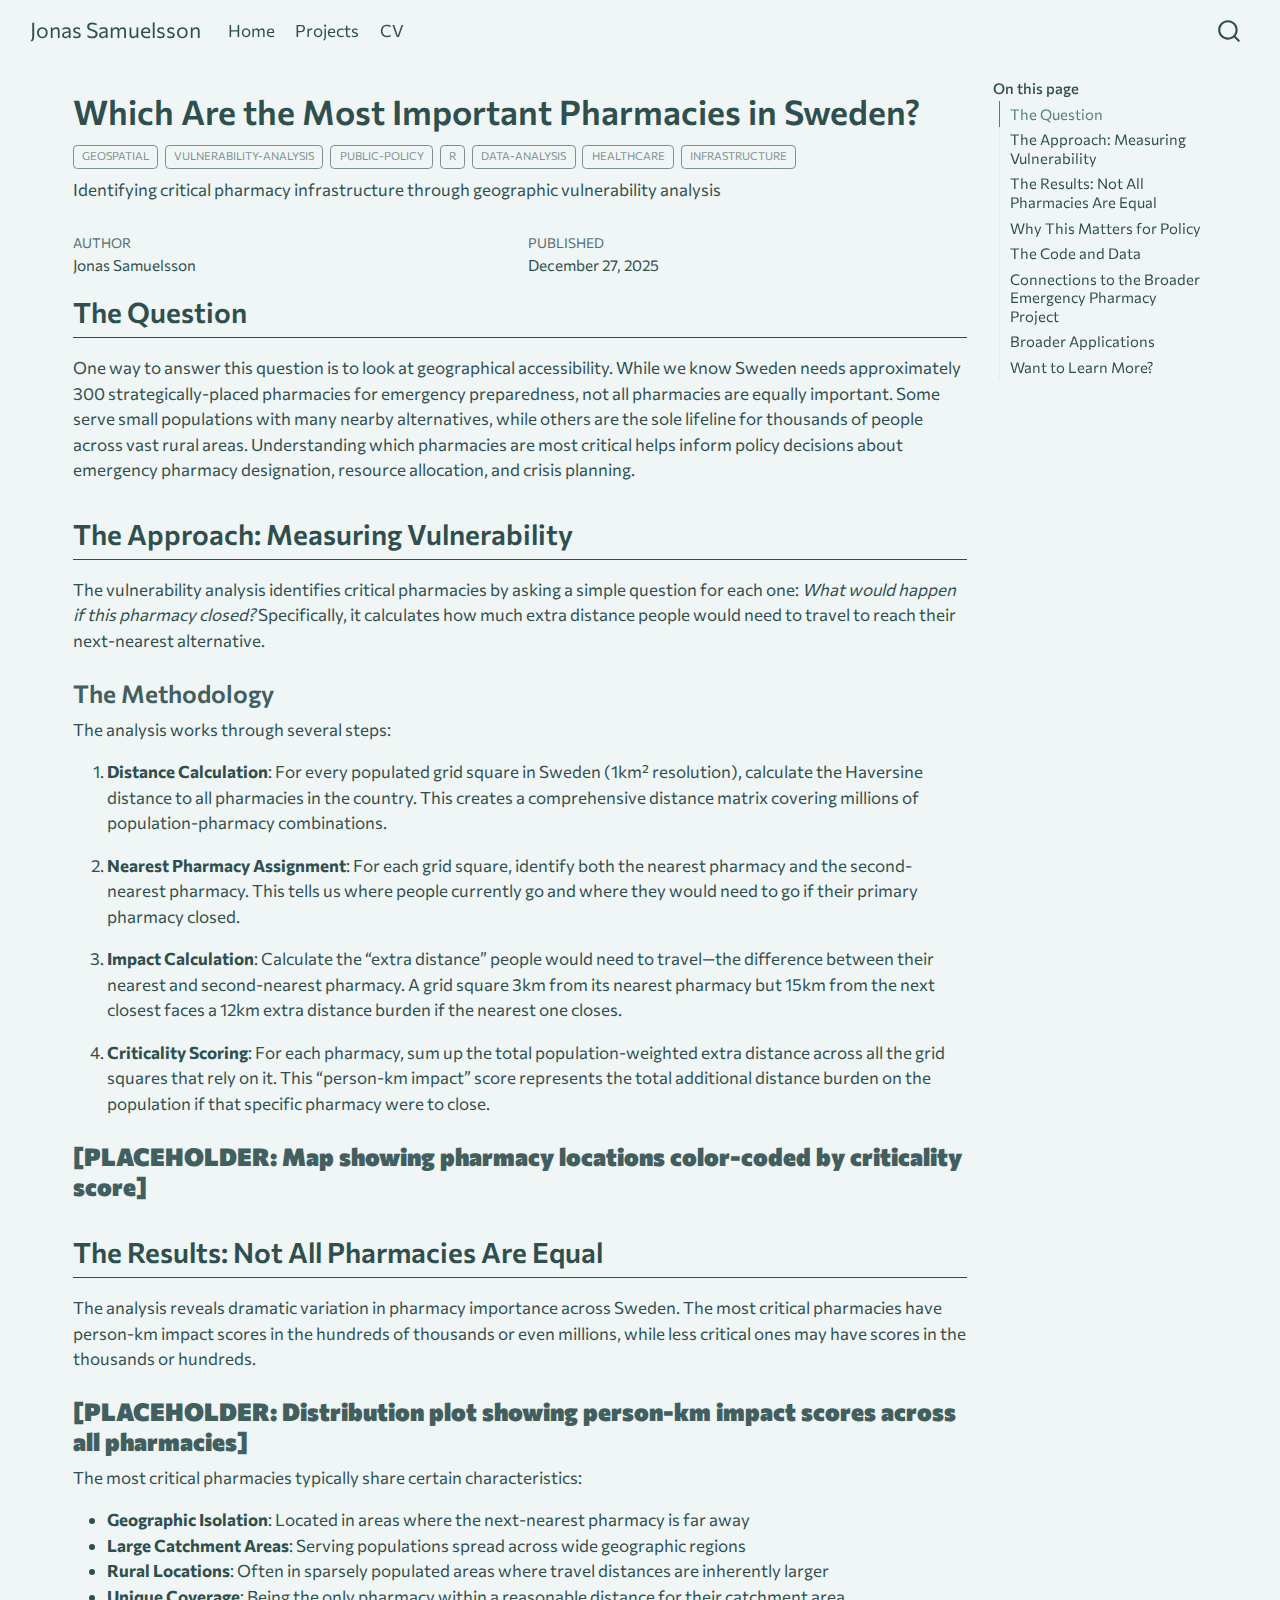
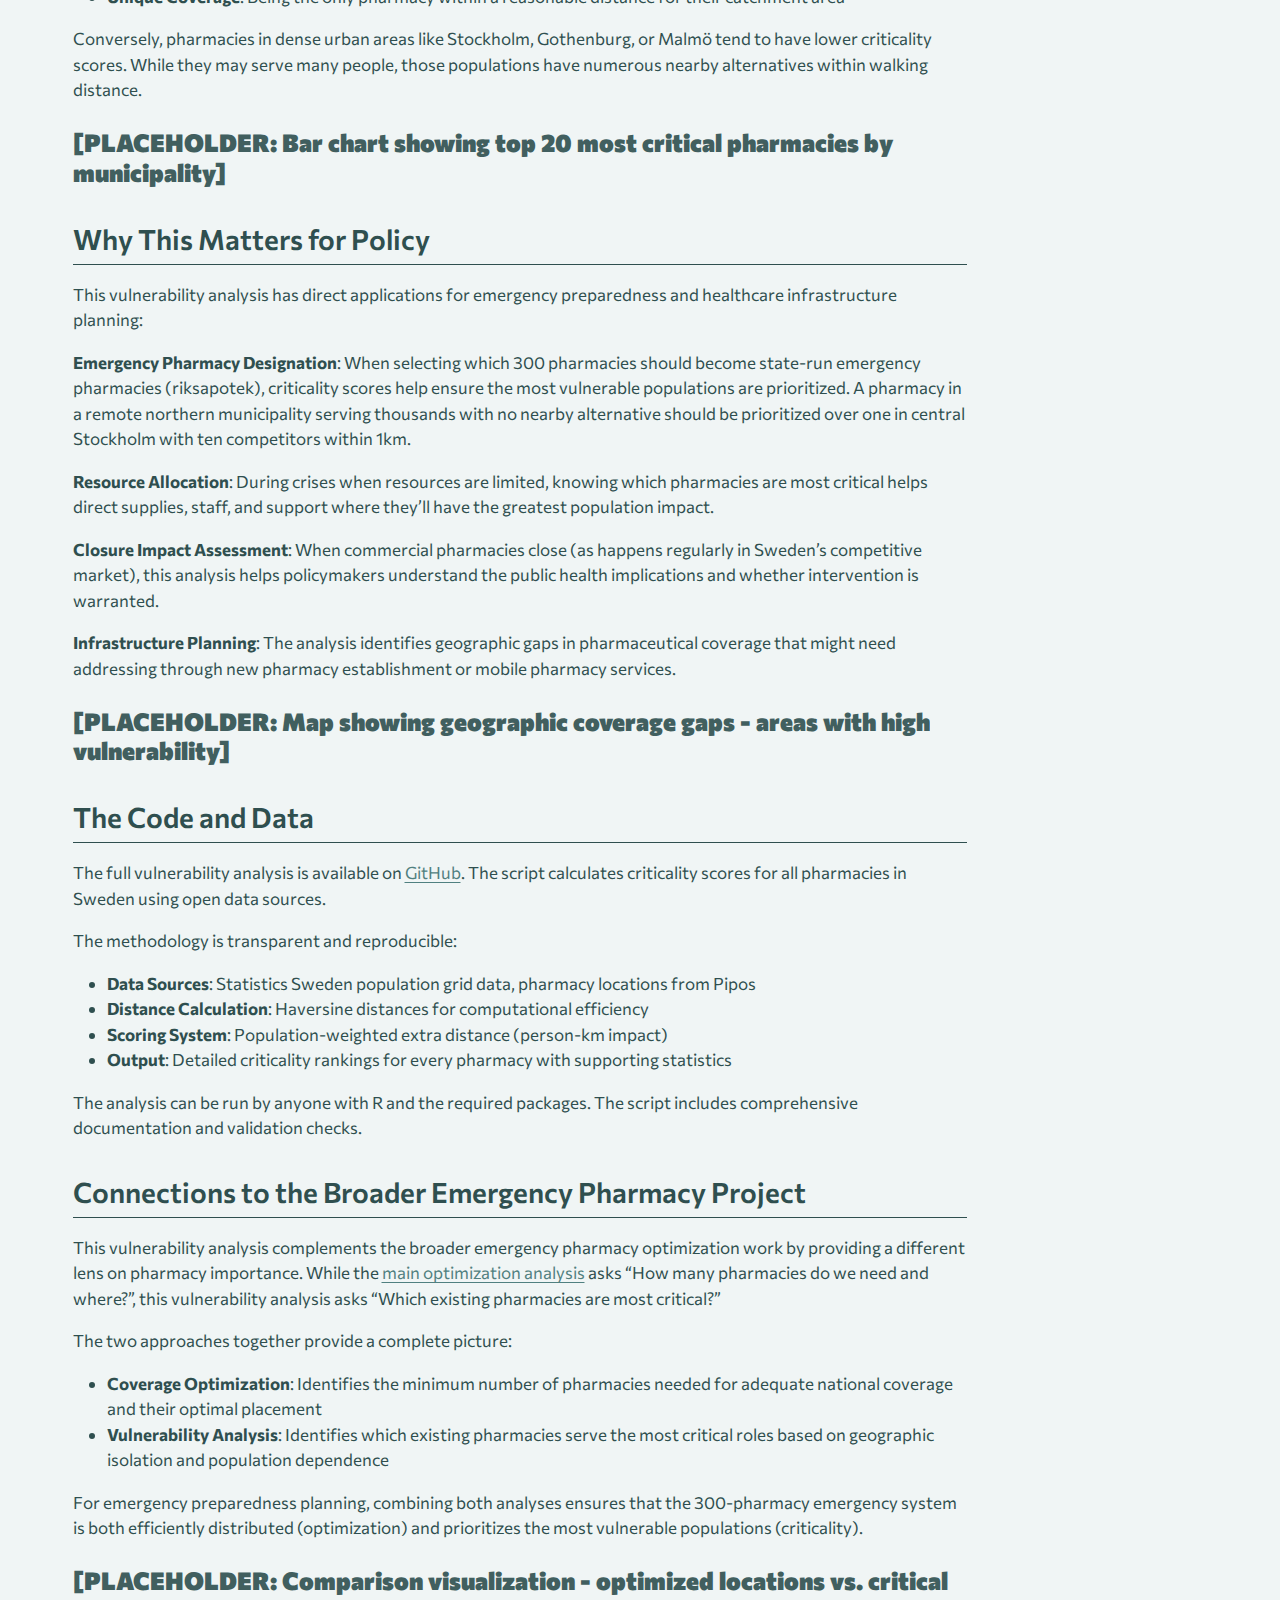
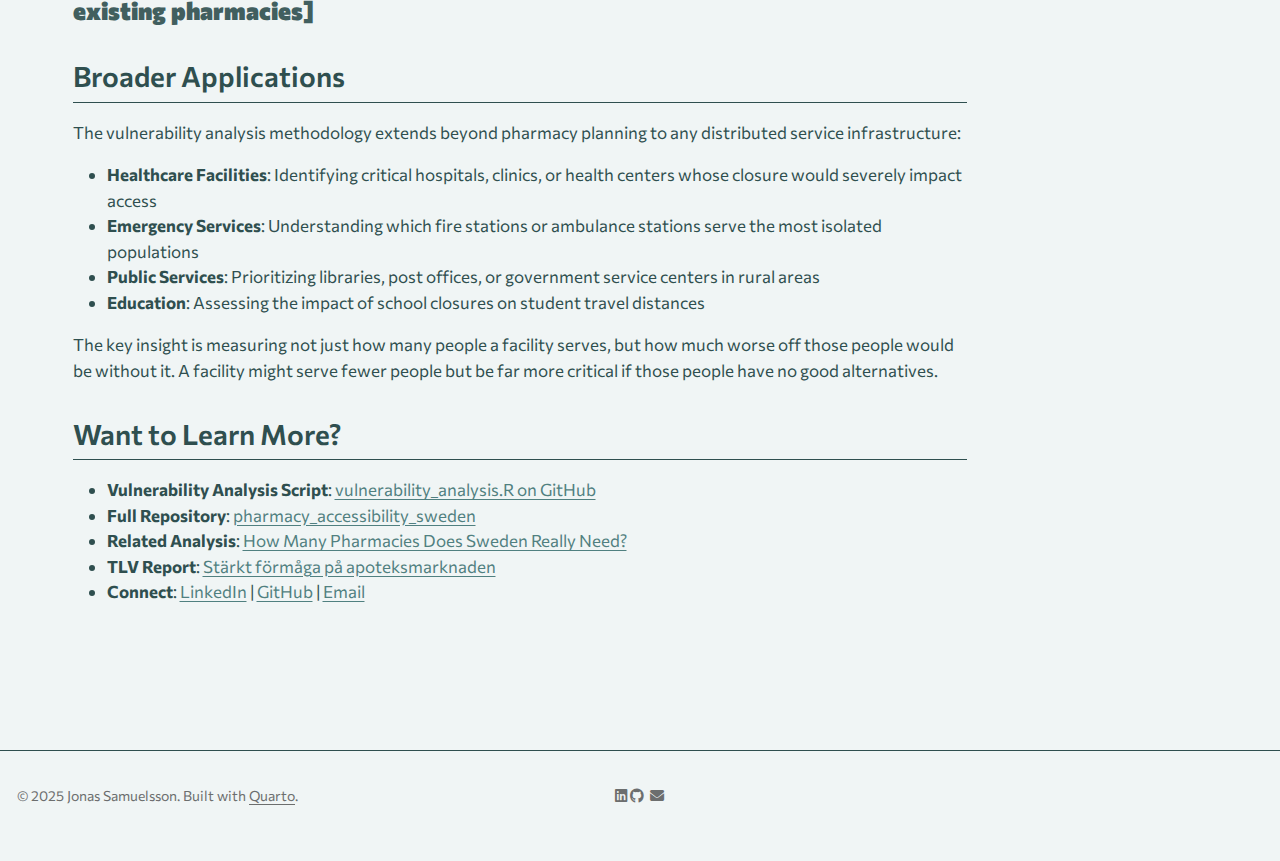
<file: docs/posts/2025-12-27-pharmacy-vulnerability/index.html>
<!DOCTYPE html>
<html xmlns="http://www.w3.org/1999/xhtml" lang="en" xml:lang="en"><head>

<meta charset="utf-8">
<meta name="generator" content="quarto-1.7.32">

<meta name="viewport" content="width=device-width, initial-scale=1.0, user-scalable=yes">

<meta name="author" content="Jonas Samuelsson">
<meta name="dcterms.date" content="2025-12-27">
<meta name="description" content="Identifying critical pharmacy infrastructure through geographic vulnerability analysis">

<title>Which Are the Most Important Pharmacies in Sweden? – Jonas Samuelsson</title>
<style>
code{white-space: pre-wrap;}
span.smallcaps{font-variant: small-caps;}
div.columns{display: flex; gap: min(4vw, 1.5em);}
div.column{flex: auto; overflow-x: auto;}
div.hanging-indent{margin-left: 1.5em; text-indent: -1.5em;}
ul.task-list{list-style: none;}
ul.task-list li input[type="checkbox"] {
  width: 0.8em;
  margin: 0 0.8em 0.2em -1em; /* quarto-specific, see https://github.com/quarto-dev/quarto-cli/issues/4556 */ 
  vertical-align: middle;
}
</style>


<script src="../../site_libs/quarto-nav/quarto-nav.js"></script>
<script src="../../site_libs/quarto-nav/headroom.min.js"></script>
<script src="../../site_libs/clipboard/clipboard.min.js"></script>
<script src="../../site_libs/quarto-search/autocomplete.umd.js"></script>
<script src="../../site_libs/quarto-search/fuse.min.js"></script>
<script src="../../site_libs/quarto-search/quarto-search.js"></script>
<meta name="quarto:offset" content="../../">
<script src="../../site_libs/quarto-html/quarto.js" type="module"></script>
<script src="../../site_libs/quarto-html/tabsets/tabsets.js" type="module"></script>
<script src="../../site_libs/quarto-html/popper.min.js"></script>
<script src="../../site_libs/quarto-html/tippy.umd.min.js"></script>
<script src="../../site_libs/quarto-html/anchor.min.js"></script>
<link href="../../site_libs/quarto-html/tippy.css" rel="stylesheet">
<link href="../../site_libs/quarto-html/quarto-syntax-highlighting-37eea08aefeeee20ff55810ff984fec1.css" rel="stylesheet" id="quarto-text-highlighting-styles">
<script src="../../site_libs/bootstrap/bootstrap.min.js"></script>
<link href="../../site_libs/bootstrap/bootstrap-icons.css" rel="stylesheet">
<link href="../../site_libs/bootstrap/bootstrap-34e9bac5df10ac61b179e8130ae60399.min.css" rel="stylesheet" append-hash="true" id="quarto-bootstrap" data-mode="light">
<link href="../../site_libs/quarto-contrib/fontawesome6-0.1.0/all.css" rel="stylesheet">
<link href="../../site_libs/quarto-contrib/fontawesome6-0.1.0/latex-fontsize.css" rel="stylesheet">
<script id="quarto-search-options" type="application/json">{
  "location": "navbar",
  "copy-button": false,
  "collapse-after": 3,
  "panel-placement": "end",
  "type": "overlay",
  "limit": 50,
  "keyboard-shortcut": [
    "f",
    "/",
    "s"
  ],
  "show-item-context": false,
  "language": {
    "search-no-results-text": "No results",
    "search-matching-documents-text": "matching documents",
    "search-copy-link-title": "Copy link to search",
    "search-hide-matches-text": "Hide additional matches",
    "search-more-match-text": "more match in this document",
    "search-more-matches-text": "more matches in this document",
    "search-clear-button-title": "Clear",
    "search-text-placeholder": "",
    "search-detached-cancel-button-title": "Cancel",
    "search-submit-button-title": "Submit",
    "search-label": "Search"
  }
}</script>


</head>

<body class="nav-fixed quarto-light">

<div id="quarto-search-results"></div>
  <header id="quarto-header" class="headroom fixed-top">
    <nav class="navbar navbar-expand-lg " data-bs-theme="dark">
      <div class="navbar-container container-fluid">
      <div class="navbar-brand-container mx-auto">
    <a class="navbar-brand" href="../../index.html">
    <span class="navbar-title">Jonas Samuelsson</span>
    </a>
  </div>
            <div id="quarto-search" class="" title="Search"></div>
          <button class="navbar-toggler" type="button" data-bs-toggle="collapse" data-bs-target="#navbarCollapse" aria-controls="navbarCollapse" role="menu" aria-expanded="false" aria-label="Toggle navigation" onclick="if (window.quartoToggleHeadroom) { window.quartoToggleHeadroom(); }">
  <span class="navbar-toggler-icon"></span>
</button>
          <div class="collapse navbar-collapse" id="navbarCollapse">
            <ul class="navbar-nav navbar-nav-scroll me-auto">
  <li class="nav-item">
    <a class="nav-link" href="../../index.html"> 
<span class="menu-text">Home</span></a>
  </li>  
  <li class="nav-item">
    <a class="nav-link" href="../../projects.html"> 
<span class="menu-text">Projects</span></a>
  </li>  
  <li class="nav-item">
    <a class="nav-link" href="../../media/CV_Jonas_Samuelsson.pdf"> 
<span class="menu-text">CV</span></a>
  </li>  
</ul>
          </div> <!-- /navcollapse -->
            <div class="quarto-navbar-tools">
</div>
      </div> <!-- /container-fluid -->
    </nav>
</header>
<!-- content -->
<div id="quarto-content" class="quarto-container page-columns page-rows-contents page-layout-full page-navbar">
<!-- sidebar -->
<!-- margin-sidebar -->
    <div id="quarto-margin-sidebar" class="sidebar margin-sidebar">
        <nav id="TOC" role="doc-toc" class="toc-active">
    <h2 id="toc-title">On this page</h2>
   
  <ul>
  <li><a href="#the-question" id="toc-the-question" class="nav-link active" data-scroll-target="#the-question">The Question</a></li>
  <li><a href="#the-approach-measuring-vulnerability" id="toc-the-approach-measuring-vulnerability" class="nav-link" data-scroll-target="#the-approach-measuring-vulnerability">The Approach: Measuring Vulnerability</a>
  <ul class="collapse">
  <li><a href="#the-methodology" id="toc-the-methodology" class="nav-link" data-scroll-target="#the-methodology">The Methodology</a></li>
  <li><a href="#placeholder-map-showing-pharmacy-locations-color-coded-by-criticality-score" id="toc-placeholder-map-showing-pharmacy-locations-color-coded-by-criticality-score" class="nav-link" data-scroll-target="#placeholder-map-showing-pharmacy-locations-color-coded-by-criticality-score"><strong>[PLACEHOLDER: Map showing pharmacy locations color-coded by criticality score]</strong></a></li>
  </ul></li>
  <li><a href="#the-results-not-all-pharmacies-are-equal" id="toc-the-results-not-all-pharmacies-are-equal" class="nav-link" data-scroll-target="#the-results-not-all-pharmacies-are-equal">The Results: Not All Pharmacies Are Equal</a>
  <ul class="collapse">
  <li><a href="#placeholder-distribution-plot-showing-person-km-impact-scores-across-all-pharmacies" id="toc-placeholder-distribution-plot-showing-person-km-impact-scores-across-all-pharmacies" class="nav-link" data-scroll-target="#placeholder-distribution-plot-showing-person-km-impact-scores-across-all-pharmacies"><strong>[PLACEHOLDER: Distribution plot showing person-km impact scores across all pharmacies]</strong></a></li>
  <li><a href="#placeholder-bar-chart-showing-top-20-most-critical-pharmacies-by-municipality" id="toc-placeholder-bar-chart-showing-top-20-most-critical-pharmacies-by-municipality" class="nav-link" data-scroll-target="#placeholder-bar-chart-showing-top-20-most-critical-pharmacies-by-municipality"><strong>[PLACEHOLDER: Bar chart showing top 20 most critical pharmacies by municipality]</strong></a></li>
  </ul></li>
  <li><a href="#why-this-matters-for-policy" id="toc-why-this-matters-for-policy" class="nav-link" data-scroll-target="#why-this-matters-for-policy">Why This Matters for Policy</a>
  <ul class="collapse">
  <li><a href="#placeholder-map-showing-geographic-coverage-gaps---areas-with-high-vulnerability" id="toc-placeholder-map-showing-geographic-coverage-gaps---areas-with-high-vulnerability" class="nav-link" data-scroll-target="#placeholder-map-showing-geographic-coverage-gaps---areas-with-high-vulnerability"><strong>[PLACEHOLDER: Map showing geographic coverage gaps - areas with high vulnerability]</strong></a></li>
  </ul></li>
  <li><a href="#the-code-and-data" id="toc-the-code-and-data" class="nav-link" data-scroll-target="#the-code-and-data">The Code and Data</a></li>
  <li><a href="#connections-to-the-broader-emergency-pharmacy-project" id="toc-connections-to-the-broader-emergency-pharmacy-project" class="nav-link" data-scroll-target="#connections-to-the-broader-emergency-pharmacy-project">Connections to the Broader Emergency Pharmacy Project</a>
  <ul class="collapse">
  <li><a href="#placeholder-comparison-visualization---optimized-locations-vs.-critical-existing-pharmacies" id="toc-placeholder-comparison-visualization---optimized-locations-vs.-critical-existing-pharmacies" class="nav-link" data-scroll-target="#placeholder-comparison-visualization---optimized-locations-vs.-critical-existing-pharmacies"><strong>[PLACEHOLDER: Comparison visualization - optimized locations vs.&nbsp;critical existing pharmacies]</strong></a></li>
  </ul></li>
  <li><a href="#broader-applications" id="toc-broader-applications" class="nav-link" data-scroll-target="#broader-applications">Broader Applications</a></li>
  <li><a href="#want-to-learn-more" id="toc-want-to-learn-more" class="nav-link" data-scroll-target="#want-to-learn-more">Want to Learn More?</a></li>
  </ul>
</nav>
    </div>
<!-- main -->
<main class="content column-page-left" id="quarto-document-content">

<header id="title-block-header" class="quarto-title-block default">
<div class="quarto-title">
<h1 class="title">Which Are the Most Important Pharmacies in Sweden?</h1>
  <div class="quarto-categories">
    <div class="quarto-category">geospatial</div>
    <div class="quarto-category">vulnerability-analysis</div>
    <div class="quarto-category">public-policy</div>
    <div class="quarto-category">R</div>
    <div class="quarto-category">data-analysis</div>
    <div class="quarto-category">healthcare</div>
    <div class="quarto-category">infrastructure</div>
  </div>
  </div>

<div>
  <div class="description">
    Identifying critical pharmacy infrastructure through geographic vulnerability analysis
  </div>
</div>


<div class="quarto-title-meta column-page-left">

    <div>
    <div class="quarto-title-meta-heading">Author</div>
    <div class="quarto-title-meta-contents">
             <p>Jonas Samuelsson </p>
          </div>
  </div>
    
    <div>
    <div class="quarto-title-meta-heading">Published</div>
    <div class="quarto-title-meta-contents">
      <p class="date">December 27, 2025</p>
    </div>
  </div>
  
    
  </div>
  


</header>


<section id="the-question" class="level2">
<h2 class="anchored" data-anchor-id="the-question">The Question</h2>
<p>One way to answer this question is to look at geographical accessibility. While we know Sweden needs approximately 300 strategically-placed pharmacies for emergency preparedness, not all pharmacies are equally important. Some serve small populations with many nearby alternatives, while others are the sole lifeline for thousands of people across vast rural areas. Understanding which pharmacies are most critical helps inform policy decisions about emergency pharmacy designation, resource allocation, and crisis planning.</p>
</section>
<section id="the-approach-measuring-vulnerability" class="level2">
<h2 class="anchored" data-anchor-id="the-approach-measuring-vulnerability">The Approach: Measuring Vulnerability</h2>
<p>The vulnerability analysis identifies critical pharmacies by asking a simple question for each one: <em>What would happen if this pharmacy closed?</em> Specifically, it calculates how much extra distance people would need to travel to reach their next-nearest alternative.</p>
<section id="the-methodology" class="level3">
<h3 class="anchored" data-anchor-id="the-methodology">The Methodology</h3>
<p>The analysis works through several steps:</p>
<ol type="1">
<li><p><strong>Distance Calculation</strong>: For every populated grid square in Sweden (1km² resolution), calculate the Haversine distance to all pharmacies in the country. This creates a comprehensive distance matrix covering millions of population-pharmacy combinations.</p></li>
<li><p><strong>Nearest Pharmacy Assignment</strong>: For each grid square, identify both the nearest pharmacy and the second-nearest pharmacy. This tells us where people currently go and where they would need to go if their primary pharmacy closed.</p></li>
<li><p><strong>Impact Calculation</strong>: Calculate the “extra distance” people would need to travel—the difference between their nearest and second-nearest pharmacy. A grid square 3km from its nearest pharmacy but 15km from the next closest faces a 12km extra distance burden if the nearest one closes.</p></li>
<li><p><strong>Criticality Scoring</strong>: For each pharmacy, sum up the total population-weighted extra distance across all the grid squares that rely on it. This “person-km impact” score represents the total additional distance burden on the population if that specific pharmacy were to close.</p></li>
</ol>
</section>
<section id="placeholder-map-showing-pharmacy-locations-color-coded-by-criticality-score" class="level3">
<h3 class="anchored" data-anchor-id="placeholder-map-showing-pharmacy-locations-color-coded-by-criticality-score"><strong>[PLACEHOLDER: Map showing pharmacy locations color-coded by criticality score]</strong></h3>
</section>
</section>
<section id="the-results-not-all-pharmacies-are-equal" class="level2">
<h2 class="anchored" data-anchor-id="the-results-not-all-pharmacies-are-equal">The Results: Not All Pharmacies Are Equal</h2>
<p>The analysis reveals dramatic variation in pharmacy importance across Sweden. The most critical pharmacies have person-km impact scores in the hundreds of thousands or even millions, while less critical ones may have scores in the thousands or hundreds.</p>
<section id="placeholder-distribution-plot-showing-person-km-impact-scores-across-all-pharmacies" class="level3">
<h3 class="anchored" data-anchor-id="placeholder-distribution-plot-showing-person-km-impact-scores-across-all-pharmacies"><strong>[PLACEHOLDER: Distribution plot showing person-km impact scores across all pharmacies]</strong></h3>
<p>The most critical pharmacies typically share certain characteristics:</p>
<ul>
<li><strong>Geographic Isolation</strong>: Located in areas where the next-nearest pharmacy is far away</li>
<li><strong>Large Catchment Areas</strong>: Serving populations spread across wide geographic regions</li>
<li><strong>Rural Locations</strong>: Often in sparsely populated areas where travel distances are inherently larger</li>
<li><strong>Unique Coverage</strong>: Being the only pharmacy within a reasonable distance for their catchment area</li>
</ul>
<p>Conversely, pharmacies in dense urban areas like Stockholm, Gothenburg, or Malmö tend to have lower criticality scores. While they may serve many people, those populations have numerous nearby alternatives within walking distance.</p>
</section>
<section id="placeholder-bar-chart-showing-top-20-most-critical-pharmacies-by-municipality" class="level3">
<h3 class="anchored" data-anchor-id="placeholder-bar-chart-showing-top-20-most-critical-pharmacies-by-municipality"><strong>[PLACEHOLDER: Bar chart showing top 20 most critical pharmacies by municipality]</strong></h3>
</section>
</section>
<section id="why-this-matters-for-policy" class="level2">
<h2 class="anchored" data-anchor-id="why-this-matters-for-policy">Why This Matters for Policy</h2>
<p>This vulnerability analysis has direct applications for emergency preparedness and healthcare infrastructure planning:</p>
<p><strong>Emergency Pharmacy Designation</strong>: When selecting which 300 pharmacies should become state-run emergency pharmacies (riksapotek), criticality scores help ensure the most vulnerable populations are prioritized. A pharmacy in a remote northern municipality serving thousands with no nearby alternative should be prioritized over one in central Stockholm with ten competitors within 1km.</p>
<p><strong>Resource Allocation</strong>: During crises when resources are limited, knowing which pharmacies are most critical helps direct supplies, staff, and support where they’ll have the greatest population impact.</p>
<p><strong>Closure Impact Assessment</strong>: When commercial pharmacies close (as happens regularly in Sweden’s competitive market), this analysis helps policymakers understand the public health implications and whether intervention is warranted.</p>
<p><strong>Infrastructure Planning</strong>: The analysis identifies geographic gaps in pharmaceutical coverage that might need addressing through new pharmacy establishment or mobile pharmacy services.</p>
<section id="placeholder-map-showing-geographic-coverage-gaps---areas-with-high-vulnerability" class="level3">
<h3 class="anchored" data-anchor-id="placeholder-map-showing-geographic-coverage-gaps---areas-with-high-vulnerability"><strong>[PLACEHOLDER: Map showing geographic coverage gaps - areas with high vulnerability]</strong></h3>
</section>
</section>
<section id="the-code-and-data" class="level2">
<h2 class="anchored" data-anchor-id="the-code-and-data">The Code and Data</h2>
<p>The full vulnerability analysis is available on <a href="https://github.com/jonsam19/pharmacy_accessibility_sweden/blob/main/scripts/vulnerability_analysis.R">GitHub</a>. The script calculates criticality scores for all pharmacies in Sweden using open data sources.</p>
<p>The methodology is transparent and reproducible:</p>
<ul>
<li><strong>Data Sources</strong>: Statistics Sweden population grid data, pharmacy locations from Pipos</li>
<li><strong>Distance Calculation</strong>: Haversine distances for computational efficiency</li>
<li><strong>Scoring System</strong>: Population-weighted extra distance (person-km impact)</li>
<li><strong>Output</strong>: Detailed criticality rankings for every pharmacy with supporting statistics</li>
</ul>
<p>The analysis can be run by anyone with R and the required packages. The script includes comprehensive documentation and validation checks.</p>
</section>
<section id="connections-to-the-broader-emergency-pharmacy-project" class="level2">
<h2 class="anchored" data-anchor-id="connections-to-the-broader-emergency-pharmacy-project">Connections to the Broader Emergency Pharmacy Project</h2>
<p>This vulnerability analysis complements the broader emergency pharmacy optimization work by providing a different lens on pharmacy importance. While the <a href="../2025-10-31-pharmacy-accessibility/index.html">main optimization analysis</a> asks “How many pharmacies do we need and where?”, this vulnerability analysis asks “Which existing pharmacies are most critical?”</p>
<p>The two approaches together provide a complete picture:</p>
<ul>
<li><strong>Coverage Optimization</strong>: Identifies the minimum number of pharmacies needed for adequate national coverage and their optimal placement</li>
<li><strong>Vulnerability Analysis</strong>: Identifies which existing pharmacies serve the most critical roles based on geographic isolation and population dependence</li>
</ul>
<p>For emergency preparedness planning, combining both analyses ensures that the 300-pharmacy emergency system is both efficiently distributed (optimization) and prioritizes the most vulnerable populations (criticality).</p>
<section id="placeholder-comparison-visualization---optimized-locations-vs.-critical-existing-pharmacies" class="level3">
<h3 class="anchored" data-anchor-id="placeholder-comparison-visualization---optimized-locations-vs.-critical-existing-pharmacies"><strong>[PLACEHOLDER: Comparison visualization - optimized locations vs.&nbsp;critical existing pharmacies]</strong></h3>
</section>
</section>
<section id="broader-applications" class="level2">
<h2 class="anchored" data-anchor-id="broader-applications">Broader Applications</h2>
<p>The vulnerability analysis methodology extends beyond pharmacy planning to any distributed service infrastructure:</p>
<ul>
<li><strong>Healthcare Facilities</strong>: Identifying critical hospitals, clinics, or health centers whose closure would severely impact access</li>
<li><strong>Emergency Services</strong>: Understanding which fire stations or ambulance stations serve the most isolated populations</li>
<li><strong>Public Services</strong>: Prioritizing libraries, post offices, or government service centers in rural areas</li>
<li><strong>Education</strong>: Assessing the impact of school closures on student travel distances</li>
</ul>
<p>The key insight is measuring not just how many people a facility serves, but how much worse off those people would be without it. A facility might serve fewer people but be far more critical if those people have no good alternatives.</p>
</section>
<section id="want-to-learn-more" class="level2">
<h2 class="anchored" data-anchor-id="want-to-learn-more">Want to Learn More?</h2>
<ul>
<li><strong>Vulnerability Analysis Script</strong>: <a href="https://github.com/jonsam19/pharmacy_accessibility_sweden/blob/main/scripts/vulnerability_analysis.R">vulnerability_analysis.R on GitHub</a></li>
<li><strong>Full Repository</strong>: <a href="https://github.com/jonsam19/pharmacy_accessibility_sweden">pharmacy_accessibility_sweden</a></li>
<li><strong>Related Analysis</strong>: <a href="../2025-10-31-pharmacy-accessibility/index.html">How Many Pharmacies Does Sweden Really Need?</a></li>
<li><strong>TLV Report</strong>: <a href="https://www.tlv.se/download/18.36ee6fe218c8adcaa227f01b/1704182347630/Starkt_formaga_p%C3%A5_apoteksmarknaden-slutrapport_2023.pdf">Stärkt förmåga på apoteksmarknaden</a></li>
<li><strong>Connect</strong>: <a href="https://linkedin.com/in/jonsam19">LinkedIn</a> | <a href="https://github.com/jonsam19">GitHub</a> | <a href="mailto:jonas.samuelsson19@gmail.com">Email</a></li>
</ul>


</section>

</main> <!-- /main -->
<script id="quarto-html-after-body" type="application/javascript">
  window.document.addEventListener("DOMContentLoaded", function (event) {
    const icon = "";
    const anchorJS = new window.AnchorJS();
    anchorJS.options = {
      placement: 'right',
      icon: icon
    };
    anchorJS.add('.anchored');
    const isCodeAnnotation = (el) => {
      for (const clz of el.classList) {
        if (clz.startsWith('code-annotation-')) {                     
          return true;
        }
      }
      return false;
    }
    const onCopySuccess = function(e) {
      // button target
      const button = e.trigger;
      // don't keep focus
      button.blur();
      // flash "checked"
      button.classList.add('code-copy-button-checked');
      var currentTitle = button.getAttribute("title");
      button.setAttribute("title", "Copied!");
      let tooltip;
      if (window.bootstrap) {
        button.setAttribute("data-bs-toggle", "tooltip");
        button.setAttribute("data-bs-placement", "left");
        button.setAttribute("data-bs-title", "Copied!");
        tooltip = new bootstrap.Tooltip(button, 
          { trigger: "manual", 
            customClass: "code-copy-button-tooltip",
            offset: [0, -8]});
        tooltip.show();    
      }
      setTimeout(function() {
        if (tooltip) {
          tooltip.hide();
          button.removeAttribute("data-bs-title");
          button.removeAttribute("data-bs-toggle");
          button.removeAttribute("data-bs-placement");
        }
        button.setAttribute("title", currentTitle);
        button.classList.remove('code-copy-button-checked');
      }, 1000);
      // clear code selection
      e.clearSelection();
    }
    const getTextToCopy = function(trigger) {
        const codeEl = trigger.previousElementSibling.cloneNode(true);
        for (const childEl of codeEl.children) {
          if (isCodeAnnotation(childEl)) {
            childEl.remove();
          }
        }
        return codeEl.innerText;
    }
    const clipboard = new window.ClipboardJS('.code-copy-button:not([data-in-quarto-modal])', {
      text: getTextToCopy
    });
    clipboard.on('success', onCopySuccess);
    if (window.document.getElementById('quarto-embedded-source-code-modal')) {
      const clipboardModal = new window.ClipboardJS('.code-copy-button[data-in-quarto-modal]', {
        text: getTextToCopy,
        container: window.document.getElementById('quarto-embedded-source-code-modal')
      });
      clipboardModal.on('success', onCopySuccess);
    }
      var localhostRegex = new RegExp(/^(?:http|https):\/\/localhost\:?[0-9]*\//);
      var mailtoRegex = new RegExp(/^mailto:/);
        var filterRegex = new RegExp('/' + window.location.host + '/');
      var isInternal = (href) => {
          return filterRegex.test(href) || localhostRegex.test(href) || mailtoRegex.test(href);
      }
      // Inspect non-navigation links and adorn them if external
     var links = window.document.querySelectorAll('a[href]:not(.nav-link):not(.navbar-brand):not(.toc-action):not(.sidebar-link):not(.sidebar-item-toggle):not(.pagination-link):not(.no-external):not([aria-hidden]):not(.dropdown-item):not(.quarto-navigation-tool):not(.about-link)');
      for (var i=0; i<links.length; i++) {
        const link = links[i];
        if (!isInternal(link.href)) {
          // undo the damage that might have been done by quarto-nav.js in the case of
          // links that we want to consider external
          if (link.dataset.originalHref !== undefined) {
            link.href = link.dataset.originalHref;
          }
        }
      }
    function tippyHover(el, contentFn, onTriggerFn, onUntriggerFn) {
      const config = {
        allowHTML: true,
        maxWidth: 500,
        delay: 100,
        arrow: false,
        appendTo: function(el) {
            return el.parentElement;
        },
        interactive: true,
        interactiveBorder: 10,
        theme: 'quarto',
        placement: 'bottom-start',
      };
      if (contentFn) {
        config.content = contentFn;
      }
      if (onTriggerFn) {
        config.onTrigger = onTriggerFn;
      }
      if (onUntriggerFn) {
        config.onUntrigger = onUntriggerFn;
      }
      window.tippy(el, config); 
    }
    const noterefs = window.document.querySelectorAll('a[role="doc-noteref"]');
    for (var i=0; i<noterefs.length; i++) {
      const ref = noterefs[i];
      tippyHover(ref, function() {
        // use id or data attribute instead here
        let href = ref.getAttribute('data-footnote-href') || ref.getAttribute('href');
        try { href = new URL(href).hash; } catch {}
        const id = href.replace(/^#\/?/, "");
        const note = window.document.getElementById(id);
        if (note) {
          return note.innerHTML;
        } else {
          return "";
        }
      });
    }
    const xrefs = window.document.querySelectorAll('a.quarto-xref');
    const processXRef = (id, note) => {
      // Strip column container classes
      const stripColumnClz = (el) => {
        el.classList.remove("page-full", "page-columns");
        if (el.children) {
          for (const child of el.children) {
            stripColumnClz(child);
          }
        }
      }
      stripColumnClz(note)
      if (id === null || id.startsWith('sec-')) {
        // Special case sections, only their first couple elements
        const container = document.createElement("div");
        if (note.children && note.children.length > 2) {
          container.appendChild(note.children[0].cloneNode(true));
          for (let i = 1; i < note.children.length; i++) {
            const child = note.children[i];
            if (child.tagName === "P" && child.innerText === "") {
              continue;
            } else {
              container.appendChild(child.cloneNode(true));
              break;
            }
          }
          if (window.Quarto?.typesetMath) {
            window.Quarto.typesetMath(container);
          }
          return container.innerHTML
        } else {
          if (window.Quarto?.typesetMath) {
            window.Quarto.typesetMath(note);
          }
          return note.innerHTML;
        }
      } else {
        // Remove any anchor links if they are present
        const anchorLink = note.querySelector('a.anchorjs-link');
        if (anchorLink) {
          anchorLink.remove();
        }
        if (window.Quarto?.typesetMath) {
          window.Quarto.typesetMath(note);
        }
        if (note.classList.contains("callout")) {
          return note.outerHTML;
        } else {
          return note.innerHTML;
        }
      }
    }
    for (var i=0; i<xrefs.length; i++) {
      const xref = xrefs[i];
      tippyHover(xref, undefined, function(instance) {
        instance.disable();
        let url = xref.getAttribute('href');
        let hash = undefined; 
        if (url.startsWith('#')) {
          hash = url;
        } else {
          try { hash = new URL(url).hash; } catch {}
        }
        if (hash) {
          const id = hash.replace(/^#\/?/, "");
          const note = window.document.getElementById(id);
          if (note !== null) {
            try {
              const html = processXRef(id, note.cloneNode(true));
              instance.setContent(html);
            } finally {
              instance.enable();
              instance.show();
            }
          } else {
            // See if we can fetch this
            fetch(url.split('#')[0])
            .then(res => res.text())
            .then(html => {
              const parser = new DOMParser();
              const htmlDoc = parser.parseFromString(html, "text/html");
              const note = htmlDoc.getElementById(id);
              if (note !== null) {
                const html = processXRef(id, note);
                instance.setContent(html);
              } 
            }).finally(() => {
              instance.enable();
              instance.show();
            });
          }
        } else {
          // See if we can fetch a full url (with no hash to target)
          // This is a special case and we should probably do some content thinning / targeting
          fetch(url)
          .then(res => res.text())
          .then(html => {
            const parser = new DOMParser();
            const htmlDoc = parser.parseFromString(html, "text/html");
            const note = htmlDoc.querySelector('main.content');
            if (note !== null) {
              // This should only happen for chapter cross references
              // (since there is no id in the URL)
              // remove the first header
              if (note.children.length > 0 && note.children[0].tagName === "HEADER") {
                note.children[0].remove();
              }
              const html = processXRef(null, note);
              instance.setContent(html);
            } 
          }).finally(() => {
            instance.enable();
            instance.show();
          });
        }
      }, function(instance) {
      });
    }
        let selectedAnnoteEl;
        const selectorForAnnotation = ( cell, annotation) => {
          let cellAttr = 'data-code-cell="' + cell + '"';
          let lineAttr = 'data-code-annotation="' +  annotation + '"';
          const selector = 'span[' + cellAttr + '][' + lineAttr + ']';
          return selector;
        }
        const selectCodeLines = (annoteEl) => {
          const doc = window.document;
          const targetCell = annoteEl.getAttribute("data-target-cell");
          const targetAnnotation = annoteEl.getAttribute("data-target-annotation");
          const annoteSpan = window.document.querySelector(selectorForAnnotation(targetCell, targetAnnotation));
          const lines = annoteSpan.getAttribute("data-code-lines").split(",");
          const lineIds = lines.map((line) => {
            return targetCell + "-" + line;
          })
          let top = null;
          let height = null;
          let parent = null;
          if (lineIds.length > 0) {
              //compute the position of the single el (top and bottom and make a div)
              const el = window.document.getElementById(lineIds[0]);
              top = el.offsetTop;
              height = el.offsetHeight;
              parent = el.parentElement.parentElement;
            if (lineIds.length > 1) {
              const lastEl = window.document.getElementById(lineIds[lineIds.length - 1]);
              const bottom = lastEl.offsetTop + lastEl.offsetHeight;
              height = bottom - top;
            }
            if (top !== null && height !== null && parent !== null) {
              // cook up a div (if necessary) and position it 
              let div = window.document.getElementById("code-annotation-line-highlight");
              if (div === null) {
                div = window.document.createElement("div");
                div.setAttribute("id", "code-annotation-line-highlight");
                div.style.position = 'absolute';
                parent.appendChild(div);
              }
              div.style.top = top - 2 + "px";
              div.style.height = height + 4 + "px";
              div.style.left = 0;
              let gutterDiv = window.document.getElementById("code-annotation-line-highlight-gutter");
              if (gutterDiv === null) {
                gutterDiv = window.document.createElement("div");
                gutterDiv.setAttribute("id", "code-annotation-line-highlight-gutter");
                gutterDiv.style.position = 'absolute';
                const codeCell = window.document.getElementById(targetCell);
                const gutter = codeCell.querySelector('.code-annotation-gutter');
                gutter.appendChild(gutterDiv);
              }
              gutterDiv.style.top = top - 2 + "px";
              gutterDiv.style.height = height + 4 + "px";
            }
            selectedAnnoteEl = annoteEl;
          }
        };
        const unselectCodeLines = () => {
          const elementsIds = ["code-annotation-line-highlight", "code-annotation-line-highlight-gutter"];
          elementsIds.forEach((elId) => {
            const div = window.document.getElementById(elId);
            if (div) {
              div.remove();
            }
          });
          selectedAnnoteEl = undefined;
        };
          // Handle positioning of the toggle
      window.addEventListener(
        "resize",
        throttle(() => {
          elRect = undefined;
          if (selectedAnnoteEl) {
            selectCodeLines(selectedAnnoteEl);
          }
        }, 10)
      );
      function throttle(fn, ms) {
      let throttle = false;
      let timer;
        return (...args) => {
          if(!throttle) { // first call gets through
              fn.apply(this, args);
              throttle = true;
          } else { // all the others get throttled
              if(timer) clearTimeout(timer); // cancel #2
              timer = setTimeout(() => {
                fn.apply(this, args);
                timer = throttle = false;
              }, ms);
          }
        };
      }
        // Attach click handler to the DT
        const annoteDls = window.document.querySelectorAll('dt[data-target-cell]');
        for (const annoteDlNode of annoteDls) {
          annoteDlNode.addEventListener('click', (event) => {
            const clickedEl = event.target;
            if (clickedEl !== selectedAnnoteEl) {
              unselectCodeLines();
              const activeEl = window.document.querySelector('dt[data-target-cell].code-annotation-active');
              if (activeEl) {
                activeEl.classList.remove('code-annotation-active');
              }
              selectCodeLines(clickedEl);
              clickedEl.classList.add('code-annotation-active');
            } else {
              // Unselect the line
              unselectCodeLines();
              clickedEl.classList.remove('code-annotation-active');
            }
          });
        }
    const findCites = (el) => {
      const parentEl = el.parentElement;
      if (parentEl) {
        const cites = parentEl.dataset.cites;
        if (cites) {
          return {
            el,
            cites: cites.split(' ')
          };
        } else {
          return findCites(el.parentElement)
        }
      } else {
        return undefined;
      }
    };
    var bibliorefs = window.document.querySelectorAll('a[role="doc-biblioref"]');
    for (var i=0; i<bibliorefs.length; i++) {
      const ref = bibliorefs[i];
      const citeInfo = findCites(ref);
      if (citeInfo) {
        tippyHover(citeInfo.el, function() {
          var popup = window.document.createElement('div');
          citeInfo.cites.forEach(function(cite) {
            var citeDiv = window.document.createElement('div');
            citeDiv.classList.add('hanging-indent');
            citeDiv.classList.add('csl-entry');
            var biblioDiv = window.document.getElementById('ref-' + cite);
            if (biblioDiv) {
              citeDiv.innerHTML = biblioDiv.innerHTML;
            }
            popup.appendChild(citeDiv);
          });
          return popup.innerHTML;
        });
      }
    }
  });
  </script>
</div> <!-- /content -->
<footer class="footer">
  <div class="nav-footer">
    <div class="nav-footer-left">
<p>© 2025 Jonas Samuelsson. Built with <a href="https://quarto.org/">Quarto</a>.</p>
</div>   
    <div class="nav-footer-center">
<p><a href="https://www.linkedin.com/in/jonsam19/"><i class="fa-brands fa-linkedin" aria-label="linkedin"></i></a> <a href="https://github.com/jonsam19"><i class="fa-brands fa-github" aria-label="github"></i></a> <a href="https://scholar.google.com/citations?user=rXyIKPUAAAAJ&amp;hl=en"><i class="fa-brands fa-google-scholar" aria-label="google-scholar"></i></a> <a href="mailto:jonas.samuelsson19@gmail.com"><i class="fa-solid fa-envelope" aria-label="envelope"></i></a></p>
</div>
    <div class="nav-footer-right">
      &nbsp;
    </div>
  </div>
</footer>




</body></html>
</file>
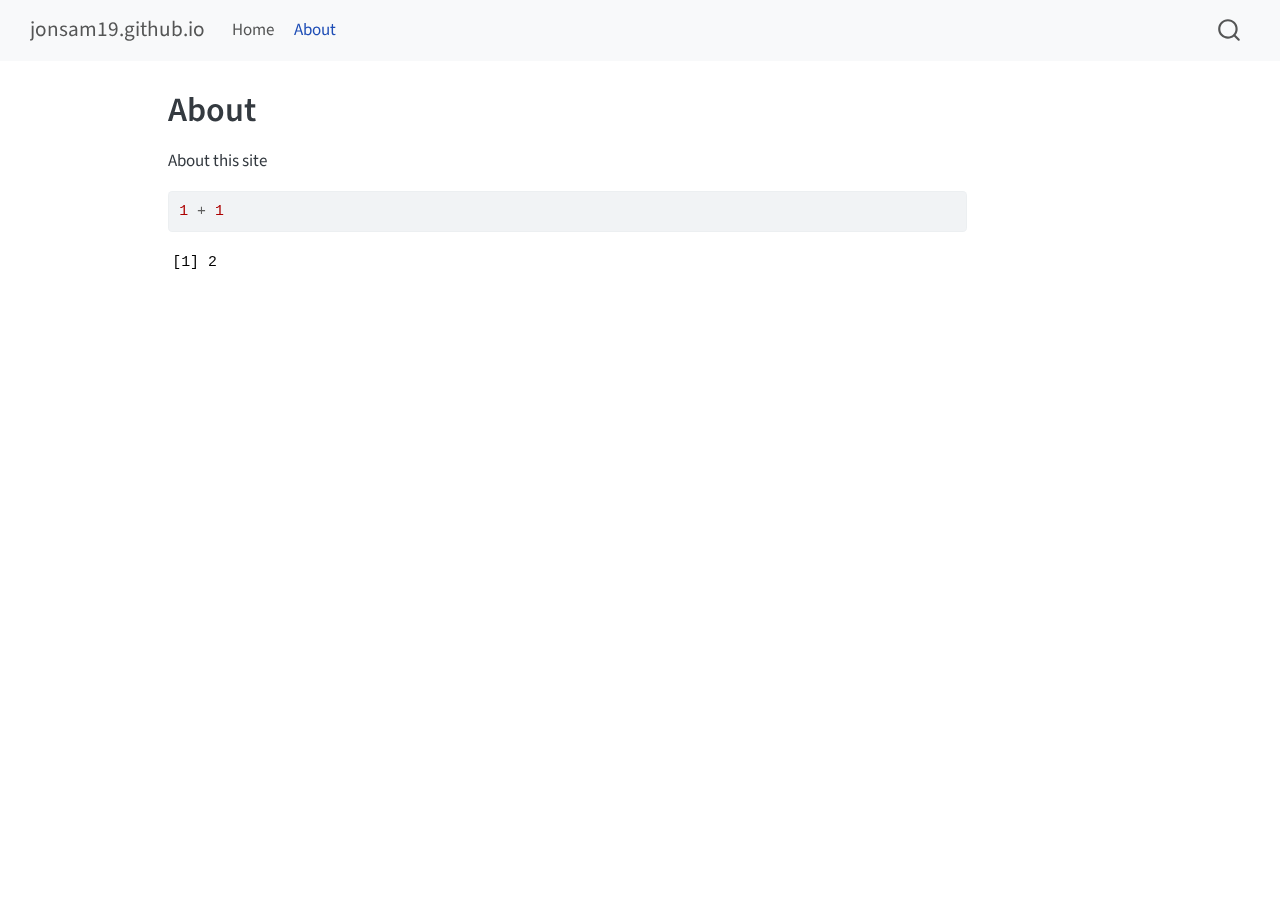
<file: docs/about.html>
<!DOCTYPE html>
<html xmlns="http://www.w3.org/1999/xhtml" lang="en" xml:lang="en"><head>

<meta charset="utf-8">
<meta name="generator" content="quarto-1.5.55">

<meta name="viewport" content="width=device-width, initial-scale=1.0, user-scalable=yes">


<title>About – jonsam19.github.io</title>
<style>
code{white-space: pre-wrap;}
span.smallcaps{font-variant: small-caps;}
div.columns{display: flex; gap: min(4vw, 1.5em);}
div.column{flex: auto; overflow-x: auto;}
div.hanging-indent{margin-left: 1.5em; text-indent: -1.5em;}
ul.task-list{list-style: none;}
ul.task-list li input[type="checkbox"] {
  width: 0.8em;
  margin: 0 0.8em 0.2em -1em; /* quarto-specific, see https://github.com/quarto-dev/quarto-cli/issues/4556 */ 
  vertical-align: middle;
}
/* CSS for syntax highlighting */
pre > code.sourceCode { white-space: pre; position: relative; }
pre > code.sourceCode > span { line-height: 1.25; }
pre > code.sourceCode > span:empty { height: 1.2em; }
.sourceCode { overflow: visible; }
code.sourceCode > span { color: inherit; text-decoration: inherit; }
div.sourceCode { margin: 1em 0; }
pre.sourceCode { margin: 0; }
@media screen {
div.sourceCode { overflow: auto; }
}
@media print {
pre > code.sourceCode { white-space: pre-wrap; }
pre > code.sourceCode > span { display: inline-block; text-indent: -5em; padding-left: 5em; }
}
pre.numberSource code
  { counter-reset: source-line 0; }
pre.numberSource code > span
  { position: relative; left: -4em; counter-increment: source-line; }
pre.numberSource code > span > a:first-child::before
  { content: counter(source-line);
    position: relative; left: -1em; text-align: right; vertical-align: baseline;
    border: none; display: inline-block;
    -webkit-touch-callout: none; -webkit-user-select: none;
    -khtml-user-select: none; -moz-user-select: none;
    -ms-user-select: none; user-select: none;
    padding: 0 4px; width: 4em;
  }
pre.numberSource { margin-left: 3em;  padding-left: 4px; }
div.sourceCode
  {   }
@media screen {
pre > code.sourceCode > span > a:first-child::before { text-decoration: underline; }
}
</style>


<script src="site_libs/quarto-nav/quarto-nav.js"></script>
<script src="site_libs/quarto-nav/headroom.min.js"></script>
<script src="site_libs/clipboard/clipboard.min.js"></script>
<script src="site_libs/quarto-search/autocomplete.umd.js"></script>
<script src="site_libs/quarto-search/fuse.min.js"></script>
<script src="site_libs/quarto-search/quarto-search.js"></script>
<meta name="quarto:offset" content="./">
<script src="site_libs/quarto-html/quarto.js"></script>
<script src="site_libs/quarto-html/popper.min.js"></script>
<script src="site_libs/quarto-html/tippy.umd.min.js"></script>
<script src="site_libs/quarto-html/anchor.min.js"></script>
<link href="site_libs/quarto-html/tippy.css" rel="stylesheet">
<link href="site_libs/quarto-html/quarto-syntax-highlighting.css" rel="stylesheet" id="quarto-text-highlighting-styles">
<script src="site_libs/bootstrap/bootstrap.min.js"></script>
<link href="site_libs/bootstrap/bootstrap-icons.css" rel="stylesheet">
<link href="site_libs/bootstrap/bootstrap.min.css" rel="stylesheet" id="quarto-bootstrap" data-mode="light">
<script id="quarto-search-options" type="application/json">{
  "location": "navbar",
  "copy-button": false,
  "collapse-after": 3,
  "panel-placement": "end",
  "type": "overlay",
  "limit": 50,
  "keyboard-shortcut": [
    "f",
    "/",
    "s"
  ],
  "show-item-context": false,
  "language": {
    "search-no-results-text": "No results",
    "search-matching-documents-text": "matching documents",
    "search-copy-link-title": "Copy link to search",
    "search-hide-matches-text": "Hide additional matches",
    "search-more-match-text": "more match in this document",
    "search-more-matches-text": "more matches in this document",
    "search-clear-button-title": "Clear",
    "search-text-placeholder": "",
    "search-detached-cancel-button-title": "Cancel",
    "search-submit-button-title": "Submit",
    "search-label": "Search"
  }
}</script>


<link rel="stylesheet" href="styles.css">
</head>

<body class="nav-fixed">

<div id="quarto-search-results"></div>
  <header id="quarto-header" class="headroom fixed-top">
    <nav class="navbar navbar-expand-lg " data-bs-theme="dark">
      <div class="navbar-container container-fluid">
      <div class="navbar-brand-container mx-auto">
    <a class="navbar-brand" href="./index.html">
    <span class="navbar-title">jonsam19.github.io</span>
    </a>
  </div>
            <div id="quarto-search" class="" title="Search"></div>
          <button class="navbar-toggler" type="button" data-bs-toggle="collapse" data-bs-target="#navbarCollapse" aria-controls="navbarCollapse" role="menu" aria-expanded="false" aria-label="Toggle navigation" onclick="if (window.quartoToggleHeadroom) { window.quartoToggleHeadroom(); }">
  <span class="navbar-toggler-icon"></span>
</button>
          <div class="collapse navbar-collapse" id="navbarCollapse">
            <ul class="navbar-nav navbar-nav-scroll me-auto">
  <li class="nav-item">
    <a class="nav-link" href="./index.html"> 
<span class="menu-text">Home</span></a>
  </li>  
  <li class="nav-item">
    <a class="nav-link active" href="./about.html" aria-current="page"> 
<span class="menu-text">About</span></a>
  </li>  
</ul>
          </div> <!-- /navcollapse -->
            <div class="quarto-navbar-tools">
</div>
      </div> <!-- /container-fluid -->
    </nav>
</header>
<!-- content -->
<div id="quarto-content" class="quarto-container page-columns page-rows-contents page-layout-article page-navbar">
<!-- sidebar -->
<!-- margin-sidebar -->
    <div id="quarto-margin-sidebar" class="sidebar margin-sidebar zindex-bottom">
        
    </div>
<!-- main -->
<main class="content" id="quarto-document-content">

<header id="title-block-header" class="quarto-title-block default">
<div class="quarto-title">
<h1 class="title">About</h1>
</div>



<div class="quarto-title-meta">

    
  
    
  </div>
  


</header>


<p>About this site</p>
<div class="cell">
<div class="sourceCode cell-code" id="cb1"><pre class="sourceCode r code-with-copy"><code class="sourceCode r"><span id="cb1-1"><a href="#cb1-1" aria-hidden="true" tabindex="-1"></a><span class="dv">1</span> <span class="sc">+</span> <span class="dv">1</span></span></code><button title="Copy to Clipboard" class="code-copy-button"><i class="bi"></i></button></pre></div>
<div class="cell-output cell-output-stdout">
<pre><code>[1] 2</code></pre>
</div>
</div>



</main> <!-- /main -->
<script id="quarto-html-after-body" type="application/javascript">
window.document.addEventListener("DOMContentLoaded", function (event) {
  const toggleBodyColorMode = (bsSheetEl) => {
    const mode = bsSheetEl.getAttribute("data-mode");
    const bodyEl = window.document.querySelector("body");
    if (mode === "dark") {
      bodyEl.classList.add("quarto-dark");
      bodyEl.classList.remove("quarto-light");
    } else {
      bodyEl.classList.add("quarto-light");
      bodyEl.classList.remove("quarto-dark");
    }
  }
  const toggleBodyColorPrimary = () => {
    const bsSheetEl = window.document.querySelector("link#quarto-bootstrap");
    if (bsSheetEl) {
      toggleBodyColorMode(bsSheetEl);
    }
  }
  toggleBodyColorPrimary();  
  const icon = "";
  const anchorJS = new window.AnchorJS();
  anchorJS.options = {
    placement: 'right',
    icon: icon
  };
  anchorJS.add('.anchored');
  const isCodeAnnotation = (el) => {
    for (const clz of el.classList) {
      if (clz.startsWith('code-annotation-')) {                     
        return true;
      }
    }
    return false;
  }
  const onCopySuccess = function(e) {
    // button target
    const button = e.trigger;
    // don't keep focus
    button.blur();
    // flash "checked"
    button.classList.add('code-copy-button-checked');
    var currentTitle = button.getAttribute("title");
    button.setAttribute("title", "Copied!");
    let tooltip;
    if (window.bootstrap) {
      button.setAttribute("data-bs-toggle", "tooltip");
      button.setAttribute("data-bs-placement", "left");
      button.setAttribute("data-bs-title", "Copied!");
      tooltip = new bootstrap.Tooltip(button, 
        { trigger: "manual", 
          customClass: "code-copy-button-tooltip",
          offset: [0, -8]});
      tooltip.show();    
    }
    setTimeout(function() {
      if (tooltip) {
        tooltip.hide();
        button.removeAttribute("data-bs-title");
        button.removeAttribute("data-bs-toggle");
        button.removeAttribute("data-bs-placement");
      }
      button.setAttribute("title", currentTitle);
      button.classList.remove('code-copy-button-checked');
    }, 1000);
    // clear code selection
    e.clearSelection();
  }
  const getTextToCopy = function(trigger) {
      const codeEl = trigger.previousElementSibling.cloneNode(true);
      for (const childEl of codeEl.children) {
        if (isCodeAnnotation(childEl)) {
          childEl.remove();
        }
      }
      return codeEl.innerText;
  }
  const clipboard = new window.ClipboardJS('.code-copy-button:not([data-in-quarto-modal])', {
    text: getTextToCopy
  });
  clipboard.on('success', onCopySuccess);
  if (window.document.getElementById('quarto-embedded-source-code-modal')) {
    // For code content inside modals, clipBoardJS needs to be initialized with a container option
    // TODO: Check when it could be a function (https://github.com/zenorocha/clipboard.js/issues/860)
    const clipboardModal = new window.ClipboardJS('.code-copy-button[data-in-quarto-modal]', {
      text: getTextToCopy,
      container: window.document.getElementById('quarto-embedded-source-code-modal')
    });
    clipboardModal.on('success', onCopySuccess);
  }
    var localhostRegex = new RegExp(/^(?:http|https):\/\/localhost\:?[0-9]*\//);
    var mailtoRegex = new RegExp(/^mailto:/);
      var filterRegex = new RegExp('/' + window.location.host + '/');
    var isInternal = (href) => {
        return filterRegex.test(href) || localhostRegex.test(href) || mailtoRegex.test(href);
    }
    // Inspect non-navigation links and adorn them if external
 	var links = window.document.querySelectorAll('a[href]:not(.nav-link):not(.navbar-brand):not(.toc-action):not(.sidebar-link):not(.sidebar-item-toggle):not(.pagination-link):not(.no-external):not([aria-hidden]):not(.dropdown-item):not(.quarto-navigation-tool):not(.about-link)');
    for (var i=0; i<links.length; i++) {
      const link = links[i];
      if (!isInternal(link.href)) {
        // undo the damage that might have been done by quarto-nav.js in the case of
        // links that we want to consider external
        if (link.dataset.originalHref !== undefined) {
          link.href = link.dataset.originalHref;
        }
      }
    }
  function tippyHover(el, contentFn, onTriggerFn, onUntriggerFn) {
    const config = {
      allowHTML: true,
      maxWidth: 500,
      delay: 100,
      arrow: false,
      appendTo: function(el) {
          return el.parentElement;
      },
      interactive: true,
      interactiveBorder: 10,
      theme: 'quarto',
      placement: 'bottom-start',
    };
    if (contentFn) {
      config.content = contentFn;
    }
    if (onTriggerFn) {
      config.onTrigger = onTriggerFn;
    }
    if (onUntriggerFn) {
      config.onUntrigger = onUntriggerFn;
    }
    window.tippy(el, config); 
  }
  const noterefs = window.document.querySelectorAll('a[role="doc-noteref"]');
  for (var i=0; i<noterefs.length; i++) {
    const ref = noterefs[i];
    tippyHover(ref, function() {
      // use id or data attribute instead here
      let href = ref.getAttribute('data-footnote-href') || ref.getAttribute('href');
      try { href = new URL(href).hash; } catch {}
      const id = href.replace(/^#\/?/, "");
      const note = window.document.getElementById(id);
      if (note) {
        return note.innerHTML;
      } else {
        return "";
      }
    });
  }
  const xrefs = window.document.querySelectorAll('a.quarto-xref');
  const processXRef = (id, note) => {
    // Strip column container classes
    const stripColumnClz = (el) => {
      el.classList.remove("page-full", "page-columns");
      if (el.children) {
        for (const child of el.children) {
          stripColumnClz(child);
        }
      }
    }
    stripColumnClz(note)
    if (id === null || id.startsWith('sec-')) {
      // Special case sections, only their first couple elements
      const container = document.createElement("div");
      if (note.children && note.children.length > 2) {
        container.appendChild(note.children[0].cloneNode(true));
        for (let i = 1; i < note.children.length; i++) {
          const child = note.children[i];
          if (child.tagName === "P" && child.innerText === "") {
            continue;
          } else {
            container.appendChild(child.cloneNode(true));
            break;
          }
        }
        if (window.Quarto?.typesetMath) {
          window.Quarto.typesetMath(container);
        }
        return container.innerHTML
      } else {
        if (window.Quarto?.typesetMath) {
          window.Quarto.typesetMath(note);
        }
        return note.innerHTML;
      }
    } else {
      // Remove any anchor links if they are present
      const anchorLink = note.querySelector('a.anchorjs-link');
      if (anchorLink) {
        anchorLink.remove();
      }
      if (window.Quarto?.typesetMath) {
        window.Quarto.typesetMath(note);
      }
      // TODO in 1.5, we should make sure this works without a callout special case
      if (note.classList.contains("callout")) {
        return note.outerHTML;
      } else {
        return note.innerHTML;
      }
    }
  }
  for (var i=0; i<xrefs.length; i++) {
    const xref = xrefs[i];
    tippyHover(xref, undefined, function(instance) {
      instance.disable();
      let url = xref.getAttribute('href');
      let hash = undefined; 
      if (url.startsWith('#')) {
        hash = url;
      } else {
        try { hash = new URL(url).hash; } catch {}
      }
      if (hash) {
        const id = hash.replace(/^#\/?/, "");
        const note = window.document.getElementById(id);
        if (note !== null) {
          try {
            const html = processXRef(id, note.cloneNode(true));
            instance.setContent(html);
          } finally {
            instance.enable();
            instance.show();
          }
        } else {
          // See if we can fetch this
          fetch(url.split('#')[0])
          .then(res => res.text())
          .then(html => {
            const parser = new DOMParser();
            const htmlDoc = parser.parseFromString(html, "text/html");
            const note = htmlDoc.getElementById(id);
            if (note !== null) {
              const html = processXRef(id, note);
              instance.setContent(html);
            } 
          }).finally(() => {
            instance.enable();
            instance.show();
          });
        }
      } else {
        // See if we can fetch a full url (with no hash to target)
        // This is a special case and we should probably do some content thinning / targeting
        fetch(url)
        .then(res => res.text())
        .then(html => {
          const parser = new DOMParser();
          const htmlDoc = parser.parseFromString(html, "text/html");
          const note = htmlDoc.querySelector('main.content');
          if (note !== null) {
            // This should only happen for chapter cross references
            // (since there is no id in the URL)
            // remove the first header
            if (note.children.length > 0 && note.children[0].tagName === "HEADER") {
              note.children[0].remove();
            }
            const html = processXRef(null, note);
            instance.setContent(html);
          } 
        }).finally(() => {
          instance.enable();
          instance.show();
        });
      }
    }, function(instance) {
    });
  }
      let selectedAnnoteEl;
      const selectorForAnnotation = ( cell, annotation) => {
        let cellAttr = 'data-code-cell="' + cell + '"';
        let lineAttr = 'data-code-annotation="' +  annotation + '"';
        const selector = 'span[' + cellAttr + '][' + lineAttr + ']';
        return selector;
      }
      const selectCodeLines = (annoteEl) => {
        const doc = window.document;
        const targetCell = annoteEl.getAttribute("data-target-cell");
        const targetAnnotation = annoteEl.getAttribute("data-target-annotation");
        const annoteSpan = window.document.querySelector(selectorForAnnotation(targetCell, targetAnnotation));
        const lines = annoteSpan.getAttribute("data-code-lines").split(",");
        const lineIds = lines.map((line) => {
          return targetCell + "-" + line;
        })
        let top = null;
        let height = null;
        let parent = null;
        if (lineIds.length > 0) {
            //compute the position of the single el (top and bottom and make a div)
            const el = window.document.getElementById(lineIds[0]);
            top = el.offsetTop;
            height = el.offsetHeight;
            parent = el.parentElement.parentElement;
          if (lineIds.length > 1) {
            const lastEl = window.document.getElementById(lineIds[lineIds.length - 1]);
            const bottom = lastEl.offsetTop + lastEl.offsetHeight;
            height = bottom - top;
          }
          if (top !== null && height !== null && parent !== null) {
            // cook up a div (if necessary) and position it 
            let div = window.document.getElementById("code-annotation-line-highlight");
            if (div === null) {
              div = window.document.createElement("div");
              div.setAttribute("id", "code-annotation-line-highlight");
              div.style.position = 'absolute';
              parent.appendChild(div);
            }
            div.style.top = top - 2 + "px";
            div.style.height = height + 4 + "px";
            div.style.left = 0;
            let gutterDiv = window.document.getElementById("code-annotation-line-highlight-gutter");
            if (gutterDiv === null) {
              gutterDiv = window.document.createElement("div");
              gutterDiv.setAttribute("id", "code-annotation-line-highlight-gutter");
              gutterDiv.style.position = 'absolute';
              const codeCell = window.document.getElementById(targetCell);
              const gutter = codeCell.querySelector('.code-annotation-gutter');
              gutter.appendChild(gutterDiv);
            }
            gutterDiv.style.top = top - 2 + "px";
            gutterDiv.style.height = height + 4 + "px";
          }
          selectedAnnoteEl = annoteEl;
        }
      };
      const unselectCodeLines = () => {
        const elementsIds = ["code-annotation-line-highlight", "code-annotation-line-highlight-gutter"];
        elementsIds.forEach((elId) => {
          const div = window.document.getElementById(elId);
          if (div) {
            div.remove();
          }
        });
        selectedAnnoteEl = undefined;
      };
        // Handle positioning of the toggle
    window.addEventListener(
      "resize",
      throttle(() => {
        elRect = undefined;
        if (selectedAnnoteEl) {
          selectCodeLines(selectedAnnoteEl);
        }
      }, 10)
    );
    function throttle(fn, ms) {
    let throttle = false;
    let timer;
      return (...args) => {
        if(!throttle) { // first call gets through
            fn.apply(this, args);
            throttle = true;
        } else { // all the others get throttled
            if(timer) clearTimeout(timer); // cancel #2
            timer = setTimeout(() => {
              fn.apply(this, args);
              timer = throttle = false;
            }, ms);
        }
      };
    }
      // Attach click handler to the DT
      const annoteDls = window.document.querySelectorAll('dt[data-target-cell]');
      for (const annoteDlNode of annoteDls) {
        annoteDlNode.addEventListener('click', (event) => {
          const clickedEl = event.target;
          if (clickedEl !== selectedAnnoteEl) {
            unselectCodeLines();
            const activeEl = window.document.querySelector('dt[data-target-cell].code-annotation-active');
            if (activeEl) {
              activeEl.classList.remove('code-annotation-active');
            }
            selectCodeLines(clickedEl);
            clickedEl.classList.add('code-annotation-active');
          } else {
            // Unselect the line
            unselectCodeLines();
            clickedEl.classList.remove('code-annotation-active');
          }
        });
      }
  const findCites = (el) => {
    const parentEl = el.parentElement;
    if (parentEl) {
      const cites = parentEl.dataset.cites;
      if (cites) {
        return {
          el,
          cites: cites.split(' ')
        };
      } else {
        return findCites(el.parentElement)
      }
    } else {
      return undefined;
    }
  };
  var bibliorefs = window.document.querySelectorAll('a[role="doc-biblioref"]');
  for (var i=0; i<bibliorefs.length; i++) {
    const ref = bibliorefs[i];
    const citeInfo = findCites(ref);
    if (citeInfo) {
      tippyHover(citeInfo.el, function() {
        var popup = window.document.createElement('div');
        citeInfo.cites.forEach(function(cite) {
          var citeDiv = window.document.createElement('div');
          citeDiv.classList.add('hanging-indent');
          citeDiv.classList.add('csl-entry');
          var biblioDiv = window.document.getElementById('ref-' + cite);
          if (biblioDiv) {
            citeDiv.innerHTML = biblioDiv.innerHTML;
          }
          popup.appendChild(citeDiv);
        });
        return popup.innerHTML;
      });
    }
  }
});
</script>
</div> <!-- /content -->




</body></html>
</file>
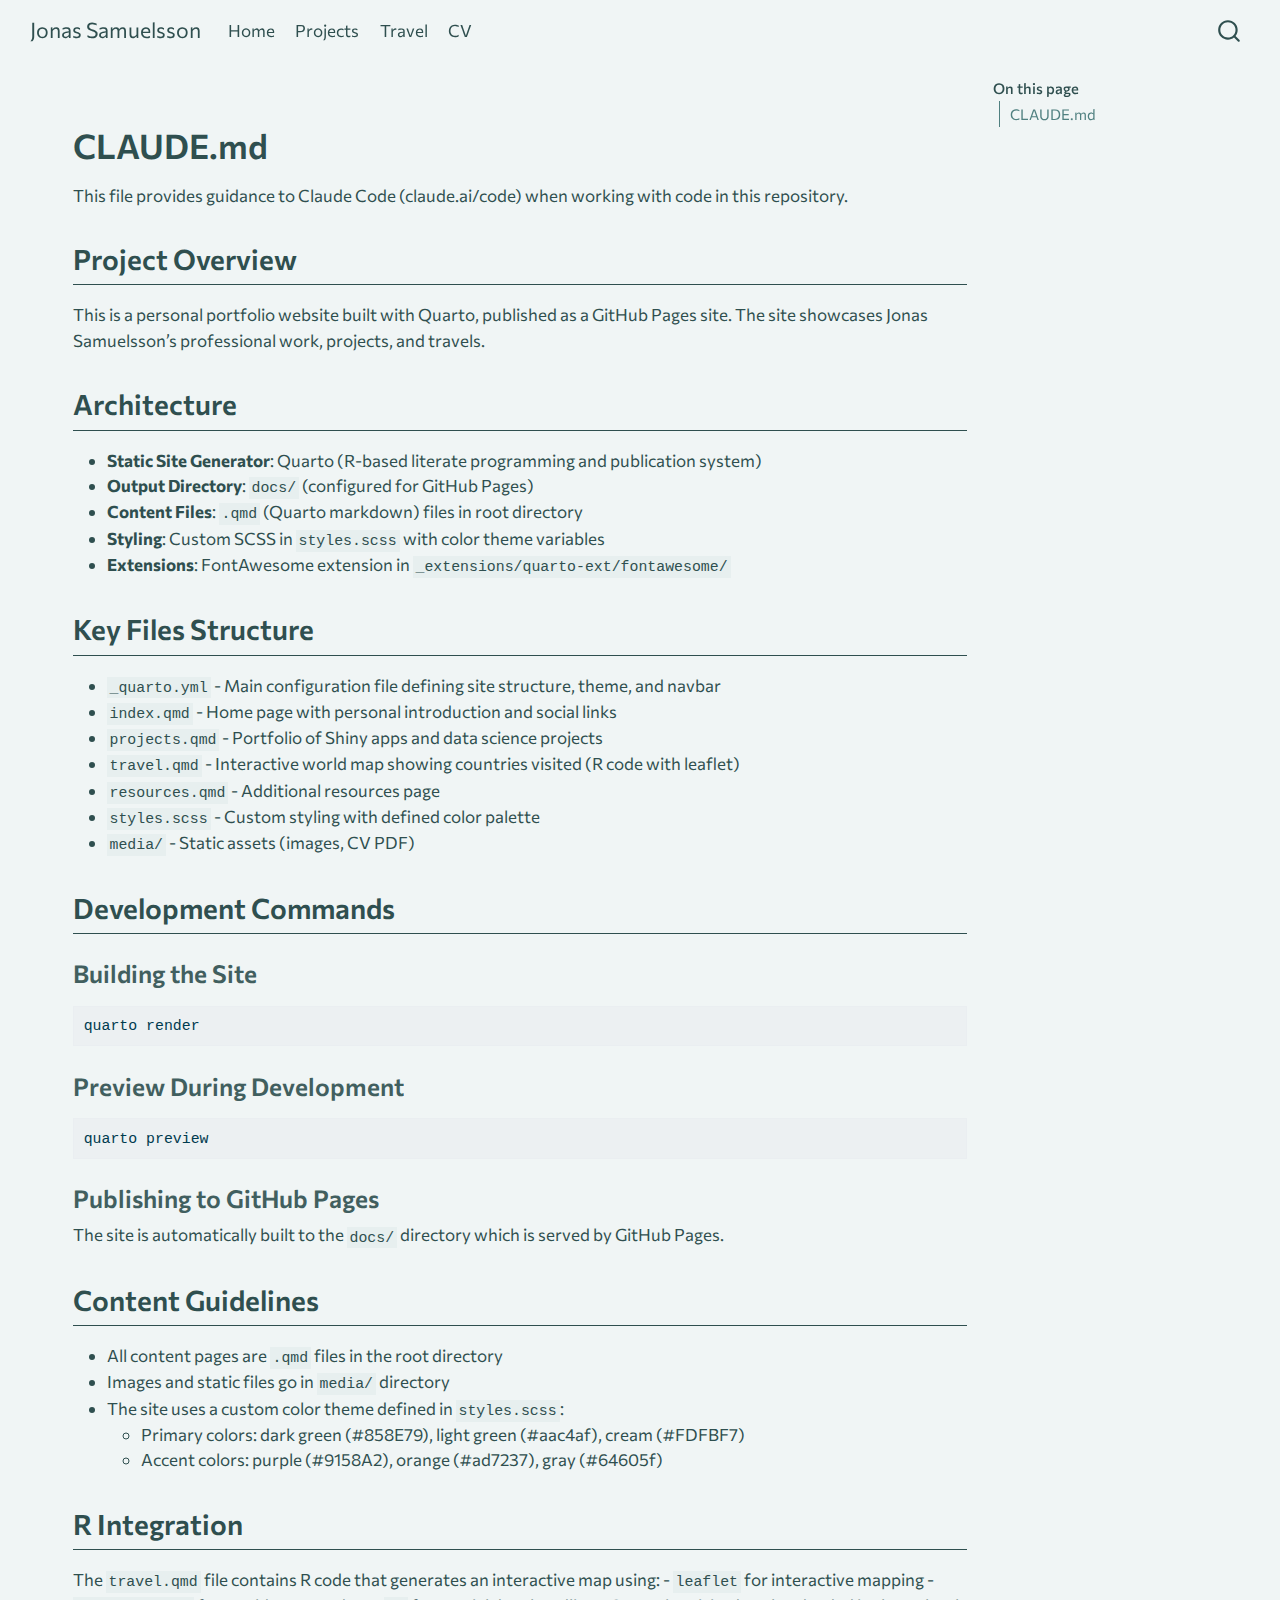
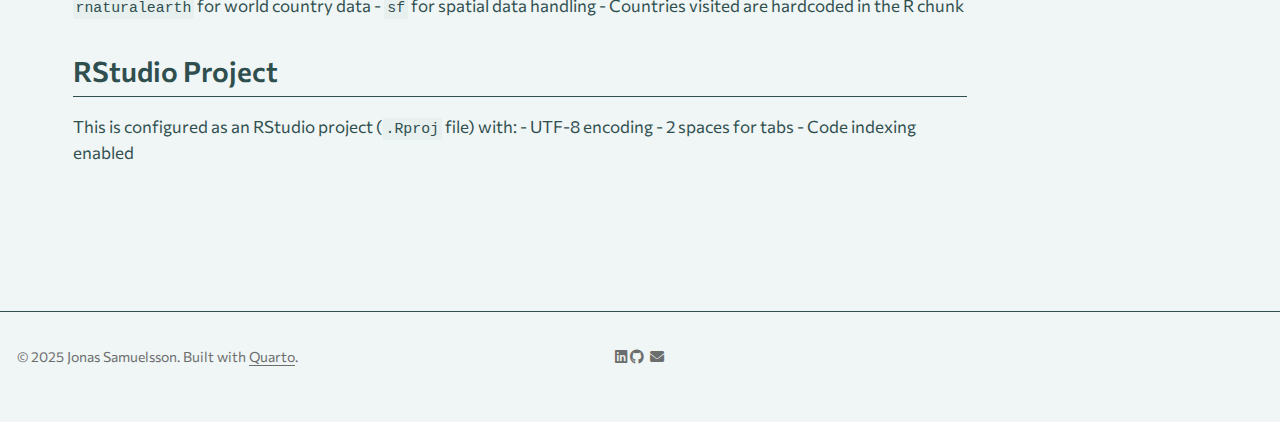
<file: docs/CLAUDE.html>
<!DOCTYPE html>
<html xmlns="http://www.w3.org/1999/xhtml" lang="en" xml:lang="en"><head>

<meta charset="utf-8">
<meta name="generator" content="quarto-1.7.32">

<meta name="viewport" content="width=device-width, initial-scale=1.0, user-scalable=yes">


<title>claude – Jonas Samuelsson</title>
<style>
code{white-space: pre-wrap;}
span.smallcaps{font-variant: small-caps;}
div.columns{display: flex; gap: min(4vw, 1.5em);}
div.column{flex: auto; overflow-x: auto;}
div.hanging-indent{margin-left: 1.5em; text-indent: -1.5em;}
ul.task-list{list-style: none;}
ul.task-list li input[type="checkbox"] {
  width: 0.8em;
  margin: 0 0.8em 0.2em -1em; /* quarto-specific, see https://github.com/quarto-dev/quarto-cli/issues/4556 */ 
  vertical-align: middle;
}
/* CSS for syntax highlighting */
html { -webkit-text-size-adjust: 100%; }
pre > code.sourceCode { white-space: pre; position: relative; }
pre > code.sourceCode > span { display: inline-block; line-height: 1.25; }
pre > code.sourceCode > span:empty { height: 1.2em; }
.sourceCode { overflow: visible; }
code.sourceCode > span { color: inherit; text-decoration: inherit; }
div.sourceCode { margin: 1em 0; }
pre.sourceCode { margin: 0; }
@media screen {
div.sourceCode { overflow: auto; }
}
@media print {
pre > code.sourceCode { white-space: pre-wrap; }
pre > code.sourceCode > span { text-indent: -5em; padding-left: 5em; }
}
pre.numberSource code
  { counter-reset: source-line 0; }
pre.numberSource code > span
  { position: relative; left: -4em; counter-increment: source-line; }
pre.numberSource code > span > a:first-child::before
  { content: counter(source-line);
    position: relative; left: -1em; text-align: right; vertical-align: baseline;
    border: none; display: inline-block;
    -webkit-touch-callout: none; -webkit-user-select: none;
    -khtml-user-select: none; -moz-user-select: none;
    -ms-user-select: none; user-select: none;
    padding: 0 4px; width: 4em;
  }
pre.numberSource { margin-left: 3em;  padding-left: 4px; }
div.sourceCode
  {   }
@media screen {
pre > code.sourceCode > span > a:first-child::before { text-decoration: underline; }
}
</style>


<script src="site_libs/quarto-nav/quarto-nav.js"></script>
<script src="site_libs/quarto-nav/headroom.min.js"></script>
<script src="site_libs/clipboard/clipboard.min.js"></script>
<script src="site_libs/quarto-search/autocomplete.umd.js"></script>
<script src="site_libs/quarto-search/fuse.min.js"></script>
<script src="site_libs/quarto-search/quarto-search.js"></script>
<meta name="quarto:offset" content="./">
<script src="site_libs/quarto-html/quarto.js" type="module"></script>
<script src="site_libs/quarto-html/tabsets/tabsets.js" type="module"></script>
<script src="site_libs/quarto-html/popper.min.js"></script>
<script src="site_libs/quarto-html/tippy.umd.min.js"></script>
<script src="site_libs/quarto-html/anchor.min.js"></script>
<link href="site_libs/quarto-html/tippy.css" rel="stylesheet">
<link href="site_libs/quarto-html/quarto-syntax-highlighting-37eea08aefeeee20ff55810ff984fec1.css" rel="stylesheet" id="quarto-text-highlighting-styles">
<script src="site_libs/bootstrap/bootstrap.min.js"></script>
<link href="site_libs/bootstrap/bootstrap-icons.css" rel="stylesheet">
<link href="site_libs/bootstrap/bootstrap-34e9bac5df10ac61b179e8130ae60399.min.css" rel="stylesheet" append-hash="true" id="quarto-bootstrap" data-mode="light">
<link href="site_libs/quarto-contrib/fontawesome6-0.1.0/all.css" rel="stylesheet">
<link href="site_libs/quarto-contrib/fontawesome6-0.1.0/latex-fontsize.css" rel="stylesheet">
<script id="quarto-search-options" type="application/json">{
  "location": "navbar",
  "copy-button": false,
  "collapse-after": 3,
  "panel-placement": "end",
  "type": "overlay",
  "limit": 50,
  "keyboard-shortcut": [
    "f",
    "/",
    "s"
  ],
  "show-item-context": false,
  "language": {
    "search-no-results-text": "No results",
    "search-matching-documents-text": "matching documents",
    "search-copy-link-title": "Copy link to search",
    "search-hide-matches-text": "Hide additional matches",
    "search-more-match-text": "more match in this document",
    "search-more-matches-text": "more matches in this document",
    "search-clear-button-title": "Clear",
    "search-text-placeholder": "",
    "search-detached-cancel-button-title": "Cancel",
    "search-submit-button-title": "Submit",
    "search-label": "Search"
  }
}</script>


</head>

<body class="nav-fixed quarto-light">

<div id="quarto-search-results"></div>
  <header id="quarto-header" class="headroom fixed-top">
    <nav class="navbar navbar-expand-lg " data-bs-theme="dark">
      <div class="navbar-container container-fluid">
      <div class="navbar-brand-container mx-auto">
    <a class="navbar-brand" href="./index.html">
    <span class="navbar-title">Jonas Samuelsson</span>
    </a>
  </div>
            <div id="quarto-search" class="" title="Search"></div>
          <button class="navbar-toggler" type="button" data-bs-toggle="collapse" data-bs-target="#navbarCollapse" aria-controls="navbarCollapse" role="menu" aria-expanded="false" aria-label="Toggle navigation" onclick="if (window.quartoToggleHeadroom) { window.quartoToggleHeadroom(); }">
  <span class="navbar-toggler-icon"></span>
</button>
          <div class="collapse navbar-collapse" id="navbarCollapse">
            <ul class="navbar-nav navbar-nav-scroll me-auto">
  <li class="nav-item">
    <a class="nav-link" href="./index.html"> 
<span class="menu-text">Home</span></a>
  </li>  
  <li class="nav-item">
    <a class="nav-link" href="./projects.html"> 
<span class="menu-text">Projects</span></a>
  </li>  
  <li class="nav-item">
    <a class="nav-link" href="./travel.html"> 
<span class="menu-text">Travel</span></a>
  </li>  
  <li class="nav-item">
    <a class="nav-link" href="./media/CV_Jonas_Samuelsson.pdf"> 
<span class="menu-text">CV</span></a>
  </li>  
</ul>
          </div> <!-- /navcollapse -->
            <div class="quarto-navbar-tools">
</div>
      </div> <!-- /container-fluid -->
    </nav>
</header>
<!-- content -->
<div id="quarto-content" class="quarto-container page-columns page-rows-contents page-layout-full page-navbar">
<!-- sidebar -->
<!-- margin-sidebar -->
    <div id="quarto-margin-sidebar" class="sidebar margin-sidebar">
        <nav id="TOC" role="doc-toc" class="toc-active">
    <h2 id="toc-title">On this page</h2>
   
  <ul>
  <li><a href="#claude.md" id="toc-claude.md" class="nav-link active" data-scroll-target="#claude.md">CLAUDE.md</a>
  <ul class="collapse">
  <li><a href="#project-overview" id="toc-project-overview" class="nav-link" data-scroll-target="#project-overview">Project Overview</a></li>
  <li><a href="#architecture" id="toc-architecture" class="nav-link" data-scroll-target="#architecture">Architecture</a></li>
  <li><a href="#key-files-structure" id="toc-key-files-structure" class="nav-link" data-scroll-target="#key-files-structure">Key Files Structure</a></li>
  <li><a href="#development-commands" id="toc-development-commands" class="nav-link" data-scroll-target="#development-commands">Development Commands</a>
  <ul class="collapse">
  <li><a href="#building-the-site" id="toc-building-the-site" class="nav-link" data-scroll-target="#building-the-site">Building the Site</a></li>
  <li><a href="#preview-during-development" id="toc-preview-during-development" class="nav-link" data-scroll-target="#preview-during-development">Preview During Development</a></li>
  <li><a href="#publishing-to-github-pages" id="toc-publishing-to-github-pages" class="nav-link" data-scroll-target="#publishing-to-github-pages">Publishing to GitHub Pages</a></li>
  </ul></li>
  <li><a href="#content-guidelines" id="toc-content-guidelines" class="nav-link" data-scroll-target="#content-guidelines">Content Guidelines</a></li>
  <li><a href="#r-integration" id="toc-r-integration" class="nav-link" data-scroll-target="#r-integration">R Integration</a></li>
  <li><a href="#rstudio-project" id="toc-rstudio-project" class="nav-link" data-scroll-target="#rstudio-project">RStudio Project</a></li>
  </ul></li>
  </ul>
</nav>
    </div>
<!-- main -->
<main class="content column-page-left" id="quarto-document-content"><header id="title-block-header" class="quarto-title-block"></header>




<section id="claude.md" class="level1">
<h1>CLAUDE.md</h1>
<p>This file provides guidance to Claude Code (claude.ai/code) when working with code in this repository.</p>
<section id="project-overview" class="level2">
<h2 class="anchored" data-anchor-id="project-overview">Project Overview</h2>
<p>This is a personal portfolio website built with Quarto, published as a GitHub Pages site. The site showcases Jonas Samuelsson’s professional work, projects, and travels.</p>
</section>
<section id="architecture" class="level2">
<h2 class="anchored" data-anchor-id="architecture">Architecture</h2>
<ul>
<li><strong>Static Site Generator</strong>: Quarto (R-based literate programming and publication system)</li>
<li><strong>Output Directory</strong>: <code>docs/</code> (configured for GitHub Pages)</li>
<li><strong>Content Files</strong>: <code>.qmd</code> (Quarto markdown) files in root directory</li>
<li><strong>Styling</strong>: Custom SCSS in <code>styles.scss</code> with color theme variables</li>
<li><strong>Extensions</strong>: FontAwesome extension in <code>_extensions/quarto-ext/fontawesome/</code></li>
</ul>
</section>
<section id="key-files-structure" class="level2">
<h2 class="anchored" data-anchor-id="key-files-structure">Key Files Structure</h2>
<ul>
<li><code>_quarto.yml</code> - Main configuration file defining site structure, theme, and navbar</li>
<li><code>index.qmd</code> - Home page with personal introduction and social links</li>
<li><code>projects.qmd</code> - Portfolio of Shiny apps and data science projects</li>
<li><code>travel.qmd</code> - Interactive world map showing countries visited (R code with leaflet)</li>
<li><code>resources.qmd</code> - Additional resources page</li>
<li><code>styles.scss</code> - Custom styling with defined color palette</li>
<li><code>media/</code> - Static assets (images, CV PDF)</li>
</ul>
</section>
<section id="development-commands" class="level2">
<h2 class="anchored" data-anchor-id="development-commands">Development Commands</h2>
<section id="building-the-site" class="level3">
<h3 class="anchored" data-anchor-id="building-the-site">Building the Site</h3>
<div class="sourceCode" id="cb1"><pre class="sourceCode bash code-with-copy"><code class="sourceCode bash"><span id="cb1-1"><a href="#cb1-1" aria-hidden="true" tabindex="-1"></a><span class="ex">quarto</span> render</span></code><button title="Copy to Clipboard" class="code-copy-button"><i class="bi"></i></button></pre></div>
</section>
<section id="preview-during-development" class="level3">
<h3 class="anchored" data-anchor-id="preview-during-development">Preview During Development</h3>
<div class="sourceCode" id="cb2"><pre class="sourceCode bash code-with-copy"><code class="sourceCode bash"><span id="cb2-1"><a href="#cb2-1" aria-hidden="true" tabindex="-1"></a><span class="ex">quarto</span> preview</span></code><button title="Copy to Clipboard" class="code-copy-button"><i class="bi"></i></button></pre></div>
</section>
<section id="publishing-to-github-pages" class="level3">
<h3 class="anchored" data-anchor-id="publishing-to-github-pages">Publishing to GitHub Pages</h3>
<p>The site is automatically built to the <code>docs/</code> directory which is served by GitHub Pages.</p>
</section>
</section>
<section id="content-guidelines" class="level2">
<h2 class="anchored" data-anchor-id="content-guidelines">Content Guidelines</h2>
<ul>
<li>All content pages are <code>.qmd</code> files in the root directory</li>
<li>Images and static files go in <code>media/</code> directory</li>
<li>The site uses a custom color theme defined in <code>styles.scss</code>:
<ul>
<li>Primary colors: dark green (#858E79), light green (#aac4af), cream (#FDFBF7)</li>
<li>Accent colors: purple (#9158A2), orange (#ad7237), gray (#64605f)</li>
</ul></li>
</ul>
</section>
<section id="r-integration" class="level2">
<h2 class="anchored" data-anchor-id="r-integration">R Integration</h2>
<p>The <code>travel.qmd</code> file contains R code that generates an interactive map using: - <code>leaflet</code> for interactive mapping - <code>rnaturalearth</code> for world country data - <code>sf</code> for spatial data handling - Countries visited are hardcoded in the R chunk</p>
</section>
<section id="rstudio-project" class="level2">
<h2 class="anchored" data-anchor-id="rstudio-project">RStudio Project</h2>
<p>This is configured as an RStudio project (<code>.Rproj</code> file) with: - UTF-8 encoding - 2 spaces for tabs - Code indexing enabled</p>


</section>
</section>

</main> <!-- /main -->
<script id="quarto-html-after-body" type="application/javascript">
  window.document.addEventListener("DOMContentLoaded", function (event) {
    const icon = "";
    const anchorJS = new window.AnchorJS();
    anchorJS.options = {
      placement: 'right',
      icon: icon
    };
    anchorJS.add('.anchored');
    const isCodeAnnotation = (el) => {
      for (const clz of el.classList) {
        if (clz.startsWith('code-annotation-')) {                     
          return true;
        }
      }
      return false;
    }
    const onCopySuccess = function(e) {
      // button target
      const button = e.trigger;
      // don't keep focus
      button.blur();
      // flash "checked"
      button.classList.add('code-copy-button-checked');
      var currentTitle = button.getAttribute("title");
      button.setAttribute("title", "Copied!");
      let tooltip;
      if (window.bootstrap) {
        button.setAttribute("data-bs-toggle", "tooltip");
        button.setAttribute("data-bs-placement", "left");
        button.setAttribute("data-bs-title", "Copied!");
        tooltip = new bootstrap.Tooltip(button, 
          { trigger: "manual", 
            customClass: "code-copy-button-tooltip",
            offset: [0, -8]});
        tooltip.show();    
      }
      setTimeout(function() {
        if (tooltip) {
          tooltip.hide();
          button.removeAttribute("data-bs-title");
          button.removeAttribute("data-bs-toggle");
          button.removeAttribute("data-bs-placement");
        }
        button.setAttribute("title", currentTitle);
        button.classList.remove('code-copy-button-checked');
      }, 1000);
      // clear code selection
      e.clearSelection();
    }
    const getTextToCopy = function(trigger) {
        const codeEl = trigger.previousElementSibling.cloneNode(true);
        for (const childEl of codeEl.children) {
          if (isCodeAnnotation(childEl)) {
            childEl.remove();
          }
        }
        return codeEl.innerText;
    }
    const clipboard = new window.ClipboardJS('.code-copy-button:not([data-in-quarto-modal])', {
      text: getTextToCopy
    });
    clipboard.on('success', onCopySuccess);
    if (window.document.getElementById('quarto-embedded-source-code-modal')) {
      const clipboardModal = new window.ClipboardJS('.code-copy-button[data-in-quarto-modal]', {
        text: getTextToCopy,
        container: window.document.getElementById('quarto-embedded-source-code-modal')
      });
      clipboardModal.on('success', onCopySuccess);
    }
      var localhostRegex = new RegExp(/^(?:http|https):\/\/localhost\:?[0-9]*\//);
      var mailtoRegex = new RegExp(/^mailto:/);
        var filterRegex = new RegExp('/' + window.location.host + '/');
      var isInternal = (href) => {
          return filterRegex.test(href) || localhostRegex.test(href) || mailtoRegex.test(href);
      }
      // Inspect non-navigation links and adorn them if external
     var links = window.document.querySelectorAll('a[href]:not(.nav-link):not(.navbar-brand):not(.toc-action):not(.sidebar-link):not(.sidebar-item-toggle):not(.pagination-link):not(.no-external):not([aria-hidden]):not(.dropdown-item):not(.quarto-navigation-tool):not(.about-link)');
      for (var i=0; i<links.length; i++) {
        const link = links[i];
        if (!isInternal(link.href)) {
          // undo the damage that might have been done by quarto-nav.js in the case of
          // links that we want to consider external
          if (link.dataset.originalHref !== undefined) {
            link.href = link.dataset.originalHref;
          }
        }
      }
    function tippyHover(el, contentFn, onTriggerFn, onUntriggerFn) {
      const config = {
        allowHTML: true,
        maxWidth: 500,
        delay: 100,
        arrow: false,
        appendTo: function(el) {
            return el.parentElement;
        },
        interactive: true,
        interactiveBorder: 10,
        theme: 'quarto',
        placement: 'bottom-start',
      };
      if (contentFn) {
        config.content = contentFn;
      }
      if (onTriggerFn) {
        config.onTrigger = onTriggerFn;
      }
      if (onUntriggerFn) {
        config.onUntrigger = onUntriggerFn;
      }
      window.tippy(el, config); 
    }
    const noterefs = window.document.querySelectorAll('a[role="doc-noteref"]');
    for (var i=0; i<noterefs.length; i++) {
      const ref = noterefs[i];
      tippyHover(ref, function() {
        // use id or data attribute instead here
        let href = ref.getAttribute('data-footnote-href') || ref.getAttribute('href');
        try { href = new URL(href).hash; } catch {}
        const id = href.replace(/^#\/?/, "");
        const note = window.document.getElementById(id);
        if (note) {
          return note.innerHTML;
        } else {
          return "";
        }
      });
    }
    const xrefs = window.document.querySelectorAll('a.quarto-xref');
    const processXRef = (id, note) => {
      // Strip column container classes
      const stripColumnClz = (el) => {
        el.classList.remove("page-full", "page-columns");
        if (el.children) {
          for (const child of el.children) {
            stripColumnClz(child);
          }
        }
      }
      stripColumnClz(note)
      if (id === null || id.startsWith('sec-')) {
        // Special case sections, only their first couple elements
        const container = document.createElement("div");
        if (note.children && note.children.length > 2) {
          container.appendChild(note.children[0].cloneNode(true));
          for (let i = 1; i < note.children.length; i++) {
            const child = note.children[i];
            if (child.tagName === "P" && child.innerText === "") {
              continue;
            } else {
              container.appendChild(child.cloneNode(true));
              break;
            }
          }
          if (window.Quarto?.typesetMath) {
            window.Quarto.typesetMath(container);
          }
          return container.innerHTML
        } else {
          if (window.Quarto?.typesetMath) {
            window.Quarto.typesetMath(note);
          }
          return note.innerHTML;
        }
      } else {
        // Remove any anchor links if they are present
        const anchorLink = note.querySelector('a.anchorjs-link');
        if (anchorLink) {
          anchorLink.remove();
        }
        if (window.Quarto?.typesetMath) {
          window.Quarto.typesetMath(note);
        }
        if (note.classList.contains("callout")) {
          return note.outerHTML;
        } else {
          return note.innerHTML;
        }
      }
    }
    for (var i=0; i<xrefs.length; i++) {
      const xref = xrefs[i];
      tippyHover(xref, undefined, function(instance) {
        instance.disable();
        let url = xref.getAttribute('href');
        let hash = undefined; 
        if (url.startsWith('#')) {
          hash = url;
        } else {
          try { hash = new URL(url).hash; } catch {}
        }
        if (hash) {
          const id = hash.replace(/^#\/?/, "");
          const note = window.document.getElementById(id);
          if (note !== null) {
            try {
              const html = processXRef(id, note.cloneNode(true));
              instance.setContent(html);
            } finally {
              instance.enable();
              instance.show();
            }
          } else {
            // See if we can fetch this
            fetch(url.split('#')[0])
            .then(res => res.text())
            .then(html => {
              const parser = new DOMParser();
              const htmlDoc = parser.parseFromString(html, "text/html");
              const note = htmlDoc.getElementById(id);
              if (note !== null) {
                const html = processXRef(id, note);
                instance.setContent(html);
              } 
            }).finally(() => {
              instance.enable();
              instance.show();
            });
          }
        } else {
          // See if we can fetch a full url (with no hash to target)
          // This is a special case and we should probably do some content thinning / targeting
          fetch(url)
          .then(res => res.text())
          .then(html => {
            const parser = new DOMParser();
            const htmlDoc = parser.parseFromString(html, "text/html");
            const note = htmlDoc.querySelector('main.content');
            if (note !== null) {
              // This should only happen for chapter cross references
              // (since there is no id in the URL)
              // remove the first header
              if (note.children.length > 0 && note.children[0].tagName === "HEADER") {
                note.children[0].remove();
              }
              const html = processXRef(null, note);
              instance.setContent(html);
            } 
          }).finally(() => {
            instance.enable();
            instance.show();
          });
        }
      }, function(instance) {
      });
    }
        let selectedAnnoteEl;
        const selectorForAnnotation = ( cell, annotation) => {
          let cellAttr = 'data-code-cell="' + cell + '"';
          let lineAttr = 'data-code-annotation="' +  annotation + '"';
          const selector = 'span[' + cellAttr + '][' + lineAttr + ']';
          return selector;
        }
        const selectCodeLines = (annoteEl) => {
          const doc = window.document;
          const targetCell = annoteEl.getAttribute("data-target-cell");
          const targetAnnotation = annoteEl.getAttribute("data-target-annotation");
          const annoteSpan = window.document.querySelector(selectorForAnnotation(targetCell, targetAnnotation));
          const lines = annoteSpan.getAttribute("data-code-lines").split(",");
          const lineIds = lines.map((line) => {
            return targetCell + "-" + line;
          })
          let top = null;
          let height = null;
          let parent = null;
          if (lineIds.length > 0) {
              //compute the position of the single el (top and bottom and make a div)
              const el = window.document.getElementById(lineIds[0]);
              top = el.offsetTop;
              height = el.offsetHeight;
              parent = el.parentElement.parentElement;
            if (lineIds.length > 1) {
              const lastEl = window.document.getElementById(lineIds[lineIds.length - 1]);
              const bottom = lastEl.offsetTop + lastEl.offsetHeight;
              height = bottom - top;
            }
            if (top !== null && height !== null && parent !== null) {
              // cook up a div (if necessary) and position it 
              let div = window.document.getElementById("code-annotation-line-highlight");
              if (div === null) {
                div = window.document.createElement("div");
                div.setAttribute("id", "code-annotation-line-highlight");
                div.style.position = 'absolute';
                parent.appendChild(div);
              }
              div.style.top = top - 2 + "px";
              div.style.height = height + 4 + "px";
              div.style.left = 0;
              let gutterDiv = window.document.getElementById("code-annotation-line-highlight-gutter");
              if (gutterDiv === null) {
                gutterDiv = window.document.createElement("div");
                gutterDiv.setAttribute("id", "code-annotation-line-highlight-gutter");
                gutterDiv.style.position = 'absolute';
                const codeCell = window.document.getElementById(targetCell);
                const gutter = codeCell.querySelector('.code-annotation-gutter');
                gutter.appendChild(gutterDiv);
              }
              gutterDiv.style.top = top - 2 + "px";
              gutterDiv.style.height = height + 4 + "px";
            }
            selectedAnnoteEl = annoteEl;
          }
        };
        const unselectCodeLines = () => {
          const elementsIds = ["code-annotation-line-highlight", "code-annotation-line-highlight-gutter"];
          elementsIds.forEach((elId) => {
            const div = window.document.getElementById(elId);
            if (div) {
              div.remove();
            }
          });
          selectedAnnoteEl = undefined;
        };
          // Handle positioning of the toggle
      window.addEventListener(
        "resize",
        throttle(() => {
          elRect = undefined;
          if (selectedAnnoteEl) {
            selectCodeLines(selectedAnnoteEl);
          }
        }, 10)
      );
      function throttle(fn, ms) {
      let throttle = false;
      let timer;
        return (...args) => {
          if(!throttle) { // first call gets through
              fn.apply(this, args);
              throttle = true;
          } else { // all the others get throttled
              if(timer) clearTimeout(timer); // cancel #2
              timer = setTimeout(() => {
                fn.apply(this, args);
                timer = throttle = false;
              }, ms);
          }
        };
      }
        // Attach click handler to the DT
        const annoteDls = window.document.querySelectorAll('dt[data-target-cell]');
        for (const annoteDlNode of annoteDls) {
          annoteDlNode.addEventListener('click', (event) => {
            const clickedEl = event.target;
            if (clickedEl !== selectedAnnoteEl) {
              unselectCodeLines();
              const activeEl = window.document.querySelector('dt[data-target-cell].code-annotation-active');
              if (activeEl) {
                activeEl.classList.remove('code-annotation-active');
              }
              selectCodeLines(clickedEl);
              clickedEl.classList.add('code-annotation-active');
            } else {
              // Unselect the line
              unselectCodeLines();
              clickedEl.classList.remove('code-annotation-active');
            }
          });
        }
    const findCites = (el) => {
      const parentEl = el.parentElement;
      if (parentEl) {
        const cites = parentEl.dataset.cites;
        if (cites) {
          return {
            el,
            cites: cites.split(' ')
          };
        } else {
          return findCites(el.parentElement)
        }
      } else {
        return undefined;
      }
    };
    var bibliorefs = window.document.querySelectorAll('a[role="doc-biblioref"]');
    for (var i=0; i<bibliorefs.length; i++) {
      const ref = bibliorefs[i];
      const citeInfo = findCites(ref);
      if (citeInfo) {
        tippyHover(citeInfo.el, function() {
          var popup = window.document.createElement('div');
          citeInfo.cites.forEach(function(cite) {
            var citeDiv = window.document.createElement('div');
            citeDiv.classList.add('hanging-indent');
            citeDiv.classList.add('csl-entry');
            var biblioDiv = window.document.getElementById('ref-' + cite);
            if (biblioDiv) {
              citeDiv.innerHTML = biblioDiv.innerHTML;
            }
            popup.appendChild(citeDiv);
          });
          return popup.innerHTML;
        });
      }
    }
  });
  </script>
</div> <!-- /content -->
<footer class="footer">
  <div class="nav-footer">
    <div class="nav-footer-left">
<p>© 2025 Jonas Samuelsson. Built with <a href="https://quarto.org/">Quarto</a>.</p>
</div>   
    <div class="nav-footer-center">
<p><a href="https://www.linkedin.com/in/jonsam19/"><i class="fa-brands fa-linkedin" aria-label="linkedin"></i></a> <a href="https://github.com/jonsam19"><i class="fa-brands fa-github" aria-label="github"></i></a> <a href="https://scholar.google.com/citations?user=rXyIKPUAAAAJ&amp;hl=en"><i class="fa-brands fa-google-scholar" aria-label="google-scholar"></i></a> <a href="mailto:jonas.samuelsson19@gmail.com"><i class="fa-solid fa-envelope" aria-label="envelope"></i></a></p>
</div>
    <div class="nav-footer-right">
      &nbsp;
    </div>
  </div>
</footer>




</body></html>
</file>
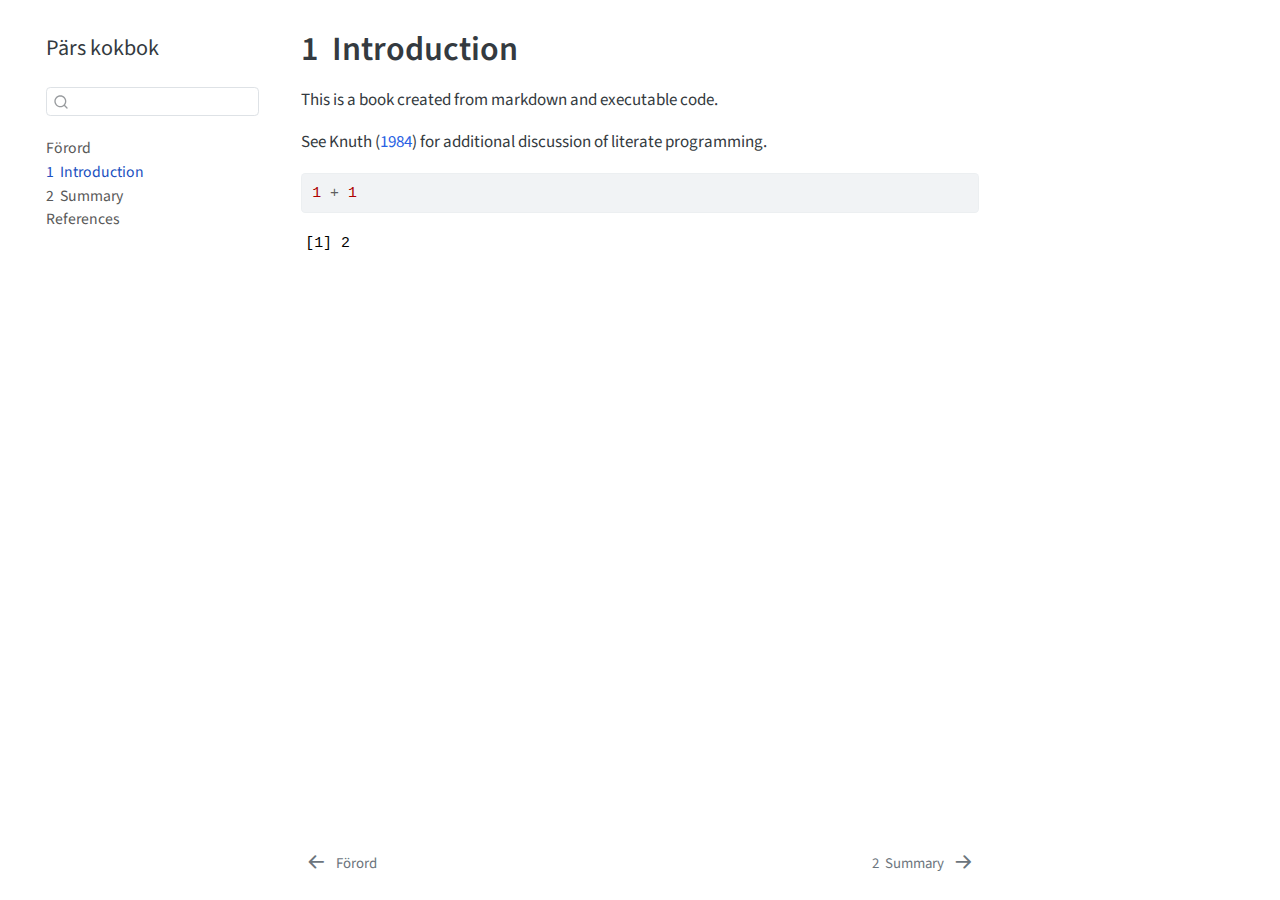
<file: docs/intro.html>
<!DOCTYPE html>
<html xmlns="http://www.w3.org/1999/xhtml" lang="en" xml:lang="en"><head>

<meta charset="utf-8">
<meta name="generator" content="quarto-1.3.433">

<meta name="viewport" content="width=device-width, initial-scale=1.0, user-scalable=yes">


<title>Pärs kokbok - 1&nbsp; Introduction</title>
<style>
code{white-space: pre-wrap;}
span.smallcaps{font-variant: small-caps;}
div.columns{display: flex; gap: min(4vw, 1.5em);}
div.column{flex: auto; overflow-x: auto;}
div.hanging-indent{margin-left: 1.5em; text-indent: -1.5em;}
ul.task-list{list-style: none;}
ul.task-list li input[type="checkbox"] {
  width: 0.8em;
  margin: 0 0.8em 0.2em -1em; /* quarto-specific, see https://github.com/quarto-dev/quarto-cli/issues/4556 */ 
  vertical-align: middle;
}
/* CSS for syntax highlighting */
pre > code.sourceCode { white-space: pre; position: relative; }
pre > code.sourceCode > span { display: inline-block; line-height: 1.25; }
pre > code.sourceCode > span:empty { height: 1.2em; }
.sourceCode { overflow: visible; }
code.sourceCode > span { color: inherit; text-decoration: inherit; }
div.sourceCode { margin: 1em 0; }
pre.sourceCode { margin: 0; }
@media screen {
div.sourceCode { overflow: auto; }
}
@media print {
pre > code.sourceCode { white-space: pre-wrap; }
pre > code.sourceCode > span { text-indent: -5em; padding-left: 5em; }
}
pre.numberSource code
  { counter-reset: source-line 0; }
pre.numberSource code > span
  { position: relative; left: -4em; counter-increment: source-line; }
pre.numberSource code > span > a:first-child::before
  { content: counter(source-line);
    position: relative; left: -1em; text-align: right; vertical-align: baseline;
    border: none; display: inline-block;
    -webkit-touch-callout: none; -webkit-user-select: none;
    -khtml-user-select: none; -moz-user-select: none;
    -ms-user-select: none; user-select: none;
    padding: 0 4px; width: 4em;
  }
pre.numberSource { margin-left: 3em;  padding-left: 4px; }
div.sourceCode
  {   }
@media screen {
pre > code.sourceCode > span > a:first-child::before { text-decoration: underline; }
}
/* CSS for citations */
div.csl-bib-body { }
div.csl-entry {
  clear: both;
}
.hanging-indent div.csl-entry {
  margin-left:2em;
  text-indent:-2em;
}
div.csl-left-margin {
  min-width:2em;
  float:left;
}
div.csl-right-inline {
  margin-left:2em;
  padding-left:1em;
}
div.csl-indent {
  margin-left: 2em;
}</style>


<script src="site_libs/quarto-nav/quarto-nav.js"></script>
<script src="site_libs/quarto-nav/headroom.min.js"></script>
<script src="site_libs/clipboard/clipboard.min.js"></script>
<script src="site_libs/quarto-search/autocomplete.umd.js"></script>
<script src="site_libs/quarto-search/fuse.min.js"></script>
<script src="site_libs/quarto-search/quarto-search.js"></script>
<meta name="quarto:offset" content="./">
<link href="./summary.html" rel="next">
<link href="./index.html" rel="prev">
<script src="site_libs/quarto-html/quarto.js"></script>
<script src="site_libs/quarto-html/popper.min.js"></script>
<script src="site_libs/quarto-html/tippy.umd.min.js"></script>
<script src="site_libs/quarto-html/anchor.min.js"></script>
<link href="site_libs/quarto-html/tippy.css" rel="stylesheet">
<link href="site_libs/quarto-html/quarto-syntax-highlighting.css" rel="stylesheet" id="quarto-text-highlighting-styles">
<script src="site_libs/bootstrap/bootstrap.min.js"></script>
<link href="site_libs/bootstrap/bootstrap-icons.css" rel="stylesheet">
<link href="site_libs/bootstrap/bootstrap.min.css" rel="stylesheet" id="quarto-bootstrap" data-mode="light">
<script id="quarto-search-options" type="application/json">{
  "location": "sidebar",
  "copy-button": false,
  "collapse-after": 3,
  "panel-placement": "start",
  "type": "textbox",
  "limit": 20,
  "language": {
    "search-no-results-text": "No results",
    "search-matching-documents-text": "matching documents",
    "search-copy-link-title": "Copy link to search",
    "search-hide-matches-text": "Hide additional matches",
    "search-more-match-text": "more match in this document",
    "search-more-matches-text": "more matches in this document",
    "search-clear-button-title": "Clear",
    "search-detached-cancel-button-title": "Cancel",
    "search-submit-button-title": "Submit",
    "search-label": "Search"
  }
}</script>


</head>

<body class="nav-sidebar floating">

<div id="quarto-search-results"></div>
  <header id="quarto-header" class="headroom fixed-top">
  <nav class="quarto-secondary-nav">
    <div class="container-fluid d-flex">
      <button type="button" class="quarto-btn-toggle btn" data-bs-toggle="collapse" data-bs-target="#quarto-sidebar,#quarto-sidebar-glass" aria-controls="quarto-sidebar" aria-expanded="false" aria-label="Toggle sidebar navigation" onclick="if (window.quartoToggleHeadroom) { window.quartoToggleHeadroom(); }">
        <i class="bi bi-layout-text-sidebar-reverse"></i>
      </button>
      <nav class="quarto-page-breadcrumbs" aria-label="breadcrumb"><ol class="breadcrumb"><li class="breadcrumb-item"><a href="./intro.html"><span class="chapter-number">1</span>&nbsp; <span class="chapter-title">Introduction</span></a></li></ol></nav>
      <a class="flex-grow-1" role="button" data-bs-toggle="collapse" data-bs-target="#quarto-sidebar,#quarto-sidebar-glass" aria-controls="quarto-sidebar" aria-expanded="false" aria-label="Toggle sidebar navigation" onclick="if (window.quartoToggleHeadroom) { window.quartoToggleHeadroom(); }">      
      </a>
      <button type="button" class="btn quarto-search-button" aria-label="" onclick="window.quartoOpenSearch();">
        <i class="bi bi-search"></i>
      </button>
    </div>
  </nav>
</header>
<!-- content -->
<div id="quarto-content" class="quarto-container page-columns page-rows-contents page-layout-article">
<!-- sidebar -->
  <nav id="quarto-sidebar" class="sidebar collapse collapse-horizontal sidebar-navigation floating overflow-auto">
    <div class="pt-lg-2 mt-2 text-left sidebar-header">
    <div class="sidebar-title mb-0 py-0">
      <a href="./">Pärs kokbok</a> 
    </div>
      </div>
        <div class="mt-2 flex-shrink-0 align-items-center">
        <div class="sidebar-search">
        <div id="quarto-search" class="" title="Search"></div>
        </div>
        </div>
    <div class="sidebar-menu-container"> 
    <ul class="list-unstyled mt-1">
        <li class="sidebar-item">
  <div class="sidebar-item-container"> 
  <a href="./index.html" class="sidebar-item-text sidebar-link">
 <span class="menu-text">Förord</span></a>
  </div>
</li>
        <li class="sidebar-item">
  <div class="sidebar-item-container"> 
  <a href="./intro.html" class="sidebar-item-text sidebar-link active">
 <span class="menu-text"><span class="chapter-number">1</span>&nbsp; <span class="chapter-title">Introduction</span></span></a>
  </div>
</li>
        <li class="sidebar-item">
  <div class="sidebar-item-container"> 
  <a href="./summary.html" class="sidebar-item-text sidebar-link">
 <span class="menu-text"><span class="chapter-number">2</span>&nbsp; <span class="chapter-title">Summary</span></span></a>
  </div>
</li>
        <li class="sidebar-item">
  <div class="sidebar-item-container"> 
  <a href="./references.html" class="sidebar-item-text sidebar-link">
 <span class="menu-text">References</span></a>
  </div>
</li>
    </ul>
    </div>
</nav>
<div id="quarto-sidebar-glass" data-bs-toggle="collapse" data-bs-target="#quarto-sidebar,#quarto-sidebar-glass"></div>
<!-- margin-sidebar -->
    <div id="quarto-margin-sidebar" class="sidebar margin-sidebar">
        
    </div>
<!-- main -->
<main class="content" id="quarto-document-content">

<header id="title-block-header" class="quarto-title-block default">
<div class="quarto-title">
<h1 class="title"><span class="chapter-number">1</span>&nbsp; <span class="chapter-title">Introduction</span></h1>
</div>



<div class="quarto-title-meta">

    
  
    
  </div>
  

</header>

<p>This is a book created from markdown and executable code.</p>
<p>See <span class="citation" data-cites="knuth84">Knuth (<a href="references.html#ref-knuth84" role="doc-biblioref">1984</a>)</span> for additional discussion of literate programming.</p>
<div class="cell">
<div class="sourceCode cell-code" id="cb1"><pre class="sourceCode r code-with-copy"><code class="sourceCode r"><span id="cb1-1"><a href="#cb1-1" aria-hidden="true" tabindex="-1"></a><span class="dv">1</span> <span class="sc">+</span> <span class="dv">1</span></span></code><button title="Copy to Clipboard" class="code-copy-button"><i class="bi"></i></button></pre></div>
<div class="cell-output cell-output-stdout">
<pre><code>[1] 2</code></pre>
</div>
</div>


<div id="refs" class="references csl-bib-body hanging-indent" role="list" style="display: none">
<div id="ref-knuth84" class="csl-entry" role="listitem">
Knuth, Donald E. 1984. <span>“Literate Programming.”</span> <em>Comput. J.</em> 27 (2): 97–111. <a href="https://doi.org/10.1093/comjnl/27.2.97">https://doi.org/10.1093/comjnl/27.2.97</a>.
</div>
</div>

</main> <!-- /main -->
<script id="quarto-html-after-body" type="application/javascript">
window.document.addEventListener("DOMContentLoaded", function (event) {
  const toggleBodyColorMode = (bsSheetEl) => {
    const mode = bsSheetEl.getAttribute("data-mode");
    const bodyEl = window.document.querySelector("body");
    if (mode === "dark") {
      bodyEl.classList.add("quarto-dark");
      bodyEl.classList.remove("quarto-light");
    } else {
      bodyEl.classList.add("quarto-light");
      bodyEl.classList.remove("quarto-dark");
    }
  }
  const toggleBodyColorPrimary = () => {
    const bsSheetEl = window.document.querySelector("link#quarto-bootstrap");
    if (bsSheetEl) {
      toggleBodyColorMode(bsSheetEl);
    }
  }
  toggleBodyColorPrimary();  
  const icon = "";
  const anchorJS = new window.AnchorJS();
  anchorJS.options = {
    placement: 'right',
    icon: icon
  };
  anchorJS.add('.anchored');
  const isCodeAnnotation = (el) => {
    for (const clz of el.classList) {
      if (clz.startsWith('code-annotation-')) {                     
        return true;
      }
    }
    return false;
  }
  const clipboard = new window.ClipboardJS('.code-copy-button', {
    text: function(trigger) {
      const codeEl = trigger.previousElementSibling.cloneNode(true);
      for (const childEl of codeEl.children) {
        if (isCodeAnnotation(childEl)) {
          childEl.remove();
        }
      }
      return codeEl.innerText;
    }
  });
  clipboard.on('success', function(e) {
    // button target
    const button = e.trigger;
    // don't keep focus
    button.blur();
    // flash "checked"
    button.classList.add('code-copy-button-checked');
    var currentTitle = button.getAttribute("title");
    button.setAttribute("title", "Copied!");
    let tooltip;
    if (window.bootstrap) {
      button.setAttribute("data-bs-toggle", "tooltip");
      button.setAttribute("data-bs-placement", "left");
      button.setAttribute("data-bs-title", "Copied!");
      tooltip = new bootstrap.Tooltip(button, 
        { trigger: "manual", 
          customClass: "code-copy-button-tooltip",
          offset: [0, -8]});
      tooltip.show();    
    }
    setTimeout(function() {
      if (tooltip) {
        tooltip.hide();
        button.removeAttribute("data-bs-title");
        button.removeAttribute("data-bs-toggle");
        button.removeAttribute("data-bs-placement");
      }
      button.setAttribute("title", currentTitle);
      button.classList.remove('code-copy-button-checked');
    }, 1000);
    // clear code selection
    e.clearSelection();
  });
  function tippyHover(el, contentFn) {
    const config = {
      allowHTML: true,
      content: contentFn,
      maxWidth: 500,
      delay: 100,
      arrow: false,
      appendTo: function(el) {
          return el.parentElement;
      },
      interactive: true,
      interactiveBorder: 10,
      theme: 'quarto',
      placement: 'bottom-start'
    };
    window.tippy(el, config); 
  }
  const noterefs = window.document.querySelectorAll('a[role="doc-noteref"]');
  for (var i=0; i<noterefs.length; i++) {
    const ref = noterefs[i];
    tippyHover(ref, function() {
      // use id or data attribute instead here
      let href = ref.getAttribute('data-footnote-href') || ref.getAttribute('href');
      try { href = new URL(href).hash; } catch {}
      const id = href.replace(/^#\/?/, "");
      const note = window.document.getElementById(id);
      return note.innerHTML;
    });
  }
      let selectedAnnoteEl;
      const selectorForAnnotation = ( cell, annotation) => {
        let cellAttr = 'data-code-cell="' + cell + '"';
        let lineAttr = 'data-code-annotation="' +  annotation + '"';
        const selector = 'span[' + cellAttr + '][' + lineAttr + ']';
        return selector;
      }
      const selectCodeLines = (annoteEl) => {
        const doc = window.document;
        const targetCell = annoteEl.getAttribute("data-target-cell");
        const targetAnnotation = annoteEl.getAttribute("data-target-annotation");
        const annoteSpan = window.document.querySelector(selectorForAnnotation(targetCell, targetAnnotation));
        const lines = annoteSpan.getAttribute("data-code-lines").split(",");
        const lineIds = lines.map((line) => {
          return targetCell + "-" + line;
        })
        let top = null;
        let height = null;
        let parent = null;
        if (lineIds.length > 0) {
            //compute the position of the single el (top and bottom and make a div)
            const el = window.document.getElementById(lineIds[0]);
            top = el.offsetTop;
            height = el.offsetHeight;
            parent = el.parentElement.parentElement;
          if (lineIds.length > 1) {
            const lastEl = window.document.getElementById(lineIds[lineIds.length - 1]);
            const bottom = lastEl.offsetTop + lastEl.offsetHeight;
            height = bottom - top;
          }
          if (top !== null && height !== null && parent !== null) {
            // cook up a div (if necessary) and position it 
            let div = window.document.getElementById("code-annotation-line-highlight");
            if (div === null) {
              div = window.document.createElement("div");
              div.setAttribute("id", "code-annotation-line-highlight");
              div.style.position = 'absolute';
              parent.appendChild(div);
            }
            div.style.top = top - 2 + "px";
            div.style.height = height + 4 + "px";
            let gutterDiv = window.document.getElementById("code-annotation-line-highlight-gutter");
            if (gutterDiv === null) {
              gutterDiv = window.document.createElement("div");
              gutterDiv.setAttribute("id", "code-annotation-line-highlight-gutter");
              gutterDiv.style.position = 'absolute';
              const codeCell = window.document.getElementById(targetCell);
              const gutter = codeCell.querySelector('.code-annotation-gutter');
              gutter.appendChild(gutterDiv);
            }
            gutterDiv.style.top = top - 2 + "px";
            gutterDiv.style.height = height + 4 + "px";
          }
          selectedAnnoteEl = annoteEl;
        }
      };
      const unselectCodeLines = () => {
        const elementsIds = ["code-annotation-line-highlight", "code-annotation-line-highlight-gutter"];
        elementsIds.forEach((elId) => {
          const div = window.document.getElementById(elId);
          if (div) {
            div.remove();
          }
        });
        selectedAnnoteEl = undefined;
      };
      // Attach click handler to the DT
      const annoteDls = window.document.querySelectorAll('dt[data-target-cell]');
      for (const annoteDlNode of annoteDls) {
        annoteDlNode.addEventListener('click', (event) => {
          const clickedEl = event.target;
          if (clickedEl !== selectedAnnoteEl) {
            unselectCodeLines();
            const activeEl = window.document.querySelector('dt[data-target-cell].code-annotation-active');
            if (activeEl) {
              activeEl.classList.remove('code-annotation-active');
            }
            selectCodeLines(clickedEl);
            clickedEl.classList.add('code-annotation-active');
          } else {
            // Unselect the line
            unselectCodeLines();
            clickedEl.classList.remove('code-annotation-active');
          }
        });
      }
  const findCites = (el) => {
    const parentEl = el.parentElement;
    if (parentEl) {
      const cites = parentEl.dataset.cites;
      if (cites) {
        return {
          el,
          cites: cites.split(' ')
        };
      } else {
        return findCites(el.parentElement)
      }
    } else {
      return undefined;
    }
  };
  var bibliorefs = window.document.querySelectorAll('a[role="doc-biblioref"]');
  for (var i=0; i<bibliorefs.length; i++) {
    const ref = bibliorefs[i];
    const citeInfo = findCites(ref);
    if (citeInfo) {
      tippyHover(citeInfo.el, function() {
        var popup = window.document.createElement('div');
        citeInfo.cites.forEach(function(cite) {
          var citeDiv = window.document.createElement('div');
          citeDiv.classList.add('hanging-indent');
          citeDiv.classList.add('csl-entry');
          var biblioDiv = window.document.getElementById('ref-' + cite);
          if (biblioDiv) {
            citeDiv.innerHTML = biblioDiv.innerHTML;
          }
          popup.appendChild(citeDiv);
        });
        return popup.innerHTML;
      });
    }
  }
});
</script>
<nav class="page-navigation">
  <div class="nav-page nav-page-previous">
      <a href="./index.html" class="pagination-link">
        <i class="bi bi-arrow-left-short"></i> <span class="nav-page-text">Förord</span>
      </a>          
  </div>
  <div class="nav-page nav-page-next">
      <a href="./summary.html" class="pagination-link">
        <span class="nav-page-text"><span class="chapter-number">2</span>&nbsp; <span class="chapter-title">Summary</span></span> <i class="bi bi-arrow-right-short"></i>
      </a>
  </div>
</nav>
</div> <!-- /content -->



</body></html>
</file>
<file: docs/site_libs/quarto-html/tippy.css>
.tippy-box[data-animation=fade][data-state=hidden]{opacity:0}[data-tippy-root]{max-width:calc(100vw - 10px)}.tippy-box{position:relative;background-color:#333;color:#fff;border-radius:4px;font-size:14px;line-height:1.4;white-space:normal;outline:0;transition-property:transform,visibility,opacity}.tippy-box[data-placement^=top]>.tippy-arrow{bottom:0}.tippy-box[data-placement^=top]>.tippy-arrow:before{bottom:-7px;left:0;border-width:8px 8px 0;border-top-color:initial;transform-origin:center top}.tippy-box[data-placement^=bottom]>.tippy-arrow{top:0}.tippy-box[data-placement^=bottom]>.tippy-arrow:before{top:-7px;left:0;border-width:0 8px 8px;border-bottom-color:initial;transform-origin:center bottom}.tippy-box[data-placement^=left]>.tippy-arrow{right:0}.tippy-box[data-placement^=left]>.tippy-arrow:before{border-width:8px 0 8px 8px;border-left-color:initial;right:-7px;transform-origin:center left}.tippy-box[data-placement^=right]>.tippy-arrow{left:0}.tippy-box[data-placement^=right]>.tippy-arrow:before{left:-7px;border-width:8px 8px 8px 0;border-right-color:initial;transform-origin:center right}.tippy-box[data-inertia][data-state=visible]{transition-timing-function:cubic-bezier(.54,1.5,.38,1.11)}.tippy-arrow{width:16px;height:16px;color:#333}.tippy-arrow:before{content:"";position:absolute;border-color:transparent;border-style:solid}.tippy-content{position:relative;padding:5px 9px;z-index:1}
</file>
<file: docs/site_libs/quarto-html/quarto-syntax-highlighting.css>
/* quarto syntax highlight colors */
:root {
  --quarto-hl-ot-color: #003B4F;
  --quarto-hl-at-color: #657422;
  --quarto-hl-ss-color: #20794D;
  --quarto-hl-an-color: #5E5E5E;
  --quarto-hl-fu-color: #4758AB;
  --quarto-hl-st-color: #20794D;
  --quarto-hl-cf-color: #003B4F;
  --quarto-hl-op-color: #5E5E5E;
  --quarto-hl-er-color: #AD0000;
  --quarto-hl-bn-color: #AD0000;
  --quarto-hl-al-color: #AD0000;
  --quarto-hl-va-color: #111111;
  --quarto-hl-bu-color: inherit;
  --quarto-hl-ex-color: inherit;
  --quarto-hl-pp-color: #AD0000;
  --quarto-hl-in-color: #5E5E5E;
  --quarto-hl-vs-color: #20794D;
  --quarto-hl-wa-color: #5E5E5E;
  --quarto-hl-do-color: #5E5E5E;
  --quarto-hl-im-color: #00769E;
  --quarto-hl-ch-color: #20794D;
  --quarto-hl-dt-color: #AD0000;
  --quarto-hl-fl-color: #AD0000;
  --quarto-hl-co-color: #5E5E5E;
  --quarto-hl-cv-color: #5E5E5E;
  --quarto-hl-cn-color: #8f5902;
  --quarto-hl-sc-color: #5E5E5E;
  --quarto-hl-dv-color: #AD0000;
  --quarto-hl-kw-color: #003B4F;
}

/* other quarto variables */
:root {
  --quarto-font-monospace: SFMono-Regular, Menlo, Monaco, Consolas, "Liberation Mono", "Courier New", monospace;
}

pre > code.sourceCode > span {
  color: #003B4F;
}

code span {
  color: #003B4F;
}

code.sourceCode > span {
  color: #003B4F;
}

div.sourceCode,
div.sourceCode pre.sourceCode {
  color: #003B4F;
}

code span.ot {
  color: #003B4F;
  font-style: inherit;
}

code span.at {
  color: #657422;
  font-style: inherit;
}

code span.ss {
  color: #20794D;
  font-style: inherit;
}

code span.an {
  color: #5E5E5E;
  font-style: inherit;
}

code span.fu {
  color: #4758AB;
  font-style: inherit;
}

code span.st {
  color: #20794D;
  font-style: inherit;
}

code span.cf {
  color: #003B4F;
  font-weight: bold;
  font-style: inherit;
}

code span.op {
  color: #5E5E5E;
  font-style: inherit;
}

code span.er {
  color: #AD0000;
  font-style: inherit;
}

code span.bn {
  color: #AD0000;
  font-style: inherit;
}

code span.al {
  color: #AD0000;
  font-style: inherit;
}

code span.va {
  color: #111111;
  font-style: inherit;
}

code span.bu {
  font-style: inherit;
}

code span.ex {
  font-style: inherit;
}

code span.pp {
  color: #AD0000;
  font-style: inherit;
}

code span.in {
  color: #5E5E5E;
  font-style: inherit;
}

code span.vs {
  color: #20794D;
  font-style: inherit;
}

code span.wa {
  color: #5E5E5E;
  font-style: italic;
}

code span.do {
  color: #5E5E5E;
  font-style: italic;
}

code span.im {
  color: #00769E;
  font-style: inherit;
}

code span.ch {
  color: #20794D;
  font-style: inherit;
}

code span.dt {
  color: #AD0000;
  font-style: inherit;
}

code span.fl {
  color: #AD0000;
  font-style: inherit;
}

code span.co {
  color: #5E5E5E;
  font-style: inherit;
}

code span.cv {
  color: #5E5E5E;
  font-style: italic;
}

code span.cn {
  color: #8f5902;
  font-style: inherit;
}

code span.sc {
  color: #5E5E5E;
  font-style: inherit;
}

code span.dv {
  color: #AD0000;
  font-style: inherit;
}

code span.kw {
  color: #003B4F;
  font-weight: bold;
  font-style: inherit;
}

.prevent-inlining {
  content: "</";
}

/*# sourceMappingURL=debc5d5d77c3f9108843748ff7464032.css.map */
</file>
<file: docs/styles.css>
/* css styles */
</file>
<file: docs/site_libs/quarto-html/quarto-syntax-highlighting-37eea08aefeeee20ff55810ff984fec1.css>
/* quarto syntax highlight colors */
:root {
  --quarto-hl-ot-color: #003B4F;
  --quarto-hl-at-color: #657422;
  --quarto-hl-ss-color: #20794D;
  --quarto-hl-an-color: #5E5E5E;
  --quarto-hl-fu-color: #4758AB;
  --quarto-hl-st-color: #20794D;
  --quarto-hl-cf-color: #003B4F;
  --quarto-hl-op-color: #5E5E5E;
  --quarto-hl-er-color: #AD0000;
  --quarto-hl-bn-color: #AD0000;
  --quarto-hl-al-color: #AD0000;
  --quarto-hl-va-color: #111111;
  --quarto-hl-bu-color: inherit;
  --quarto-hl-ex-color: inherit;
  --quarto-hl-pp-color: #AD0000;
  --quarto-hl-in-color: #5E5E5E;
  --quarto-hl-vs-color: #20794D;
  --quarto-hl-wa-color: #5E5E5E;
  --quarto-hl-do-color: #5E5E5E;
  --quarto-hl-im-color: #00769E;
  --quarto-hl-ch-color: #20794D;
  --quarto-hl-dt-color: #AD0000;
  --quarto-hl-fl-color: #AD0000;
  --quarto-hl-co-color: #5E5E5E;
  --quarto-hl-cv-color: #5E5E5E;
  --quarto-hl-cn-color: #8f5902;
  --quarto-hl-sc-color: #5E5E5E;
  --quarto-hl-dv-color: #AD0000;
  --quarto-hl-kw-color: #003B4F;
}

/* other quarto variables */
:root {
  --quarto-font-monospace: SFMono-Regular, Menlo, Monaco, Consolas, "Liberation Mono", "Courier New", monospace;
}

/* syntax highlight based on Pandoc's rules */
pre > code.sourceCode > span {
  color: #003B4F;
}

code.sourceCode > span {
  color: #003B4F;
}

div.sourceCode,
div.sourceCode pre.sourceCode {
  color: #003B4F;
}

/* Normal */
code span {
  color: #003B4F;
}

/* Alert */
code span.al {
  color: #AD0000;
  font-style: inherit;
}

/* Annotation */
code span.an {
  color: #5E5E5E;
  font-style: inherit;
}

/* Attribute */
code span.at {
  color: #657422;
  font-style: inherit;
}

/* BaseN */
code span.bn {
  color: #AD0000;
  font-style: inherit;
}

/* BuiltIn */
code span.bu {
  font-style: inherit;
}

/* ControlFlow */
code span.cf {
  color: #003B4F;
  font-weight: bold;
  font-style: inherit;
}

/* Char */
code span.ch {
  color: #20794D;
  font-style: inherit;
}

/* Constant */
code span.cn {
  color: #8f5902;
  font-style: inherit;
}

/* Comment */
code span.co {
  color: #5E5E5E;
  font-style: inherit;
}

/* CommentVar */
code span.cv {
  color: #5E5E5E;
  font-style: italic;
}

/* Documentation */
code span.do {
  color: #5E5E5E;
  font-style: italic;
}

/* DataType */
code span.dt {
  color: #AD0000;
  font-style: inherit;
}

/* DecVal */
code span.dv {
  color: #AD0000;
  font-style: inherit;
}

/* Error */
code span.er {
  color: #AD0000;
  font-style: inherit;
}

/* Extension */
code span.ex {
  font-style: inherit;
}

/* Float */
code span.fl {
  color: #AD0000;
  font-style: inherit;
}

/* Function */
code span.fu {
  color: #4758AB;
  font-style: inherit;
}

/* Import */
code span.im {
  color: #00769E;
  font-style: inherit;
}

/* Information */
code span.in {
  color: #5E5E5E;
  font-style: inherit;
}

/* Keyword */
code span.kw {
  color: #003B4F;
  font-weight: bold;
  font-style: inherit;
}

/* Operator */
code span.op {
  color: #5E5E5E;
  font-style: inherit;
}

/* Other */
code span.ot {
  color: #003B4F;
  font-style: inherit;
}

/* Preprocessor */
code span.pp {
  color: #AD0000;
  font-style: inherit;
}

/* SpecialChar */
code span.sc {
  color: #5E5E5E;
  font-style: inherit;
}

/* SpecialString */
code span.ss {
  color: #20794D;
  font-style: inherit;
}

/* String */
code span.st {
  color: #20794D;
  font-style: inherit;
}

/* Variable */
code span.va {
  color: #111111;
  font-style: inherit;
}

/* VerbatimString */
code span.vs {
  color: #20794D;
  font-style: inherit;
}

/* Warning */
code span.wa {
  color: #5E5E5E;
  font-style: italic;
}

.prevent-inlining {
  content: "</";
}

/*# sourceMappingURL=27d3d809615f7771493d095567f04340.css.map */
</file>
<file: docs/site_libs/quarto-contrib/fontawesome6-0.1.0/latex-fontsize.css>
.fa-tiny {
  font-size: 0.5em;
}
.fa-scriptsize {
  font-size: 0.7em;
}
.fa-footnotesize {
  font-size: 0.8em;
}
.fa-small {
  font-size: 0.9em;
}
.fa-normalsize {
  font-size: 1em;
}
.fa-large {
  font-size: 1.2em;
}
.fa-Large {
  font-size: 1.5em;
}
.fa-LARGE {
  font-size: 1.75em;
}
.fa-huge {
  font-size: 2em;
}
.fa-Huge {
  font-size: 2.5em;
}
</file>
